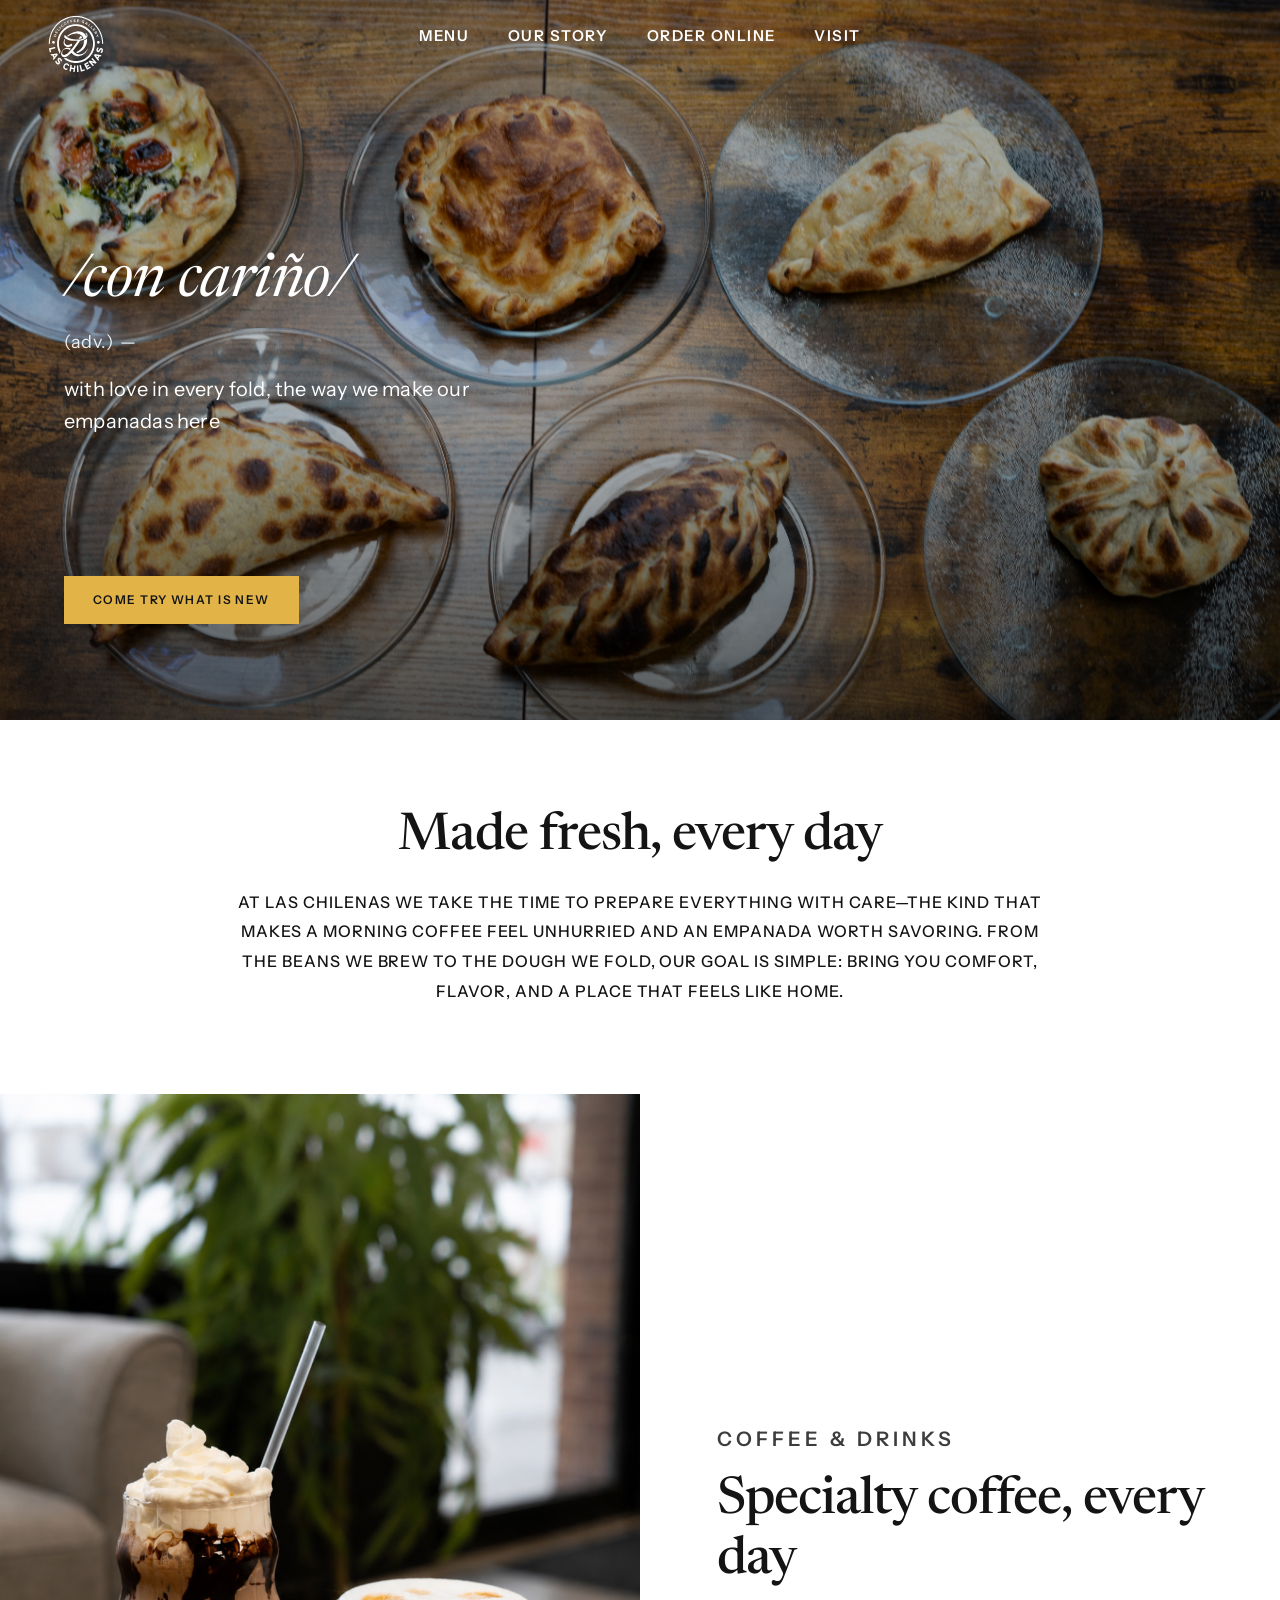
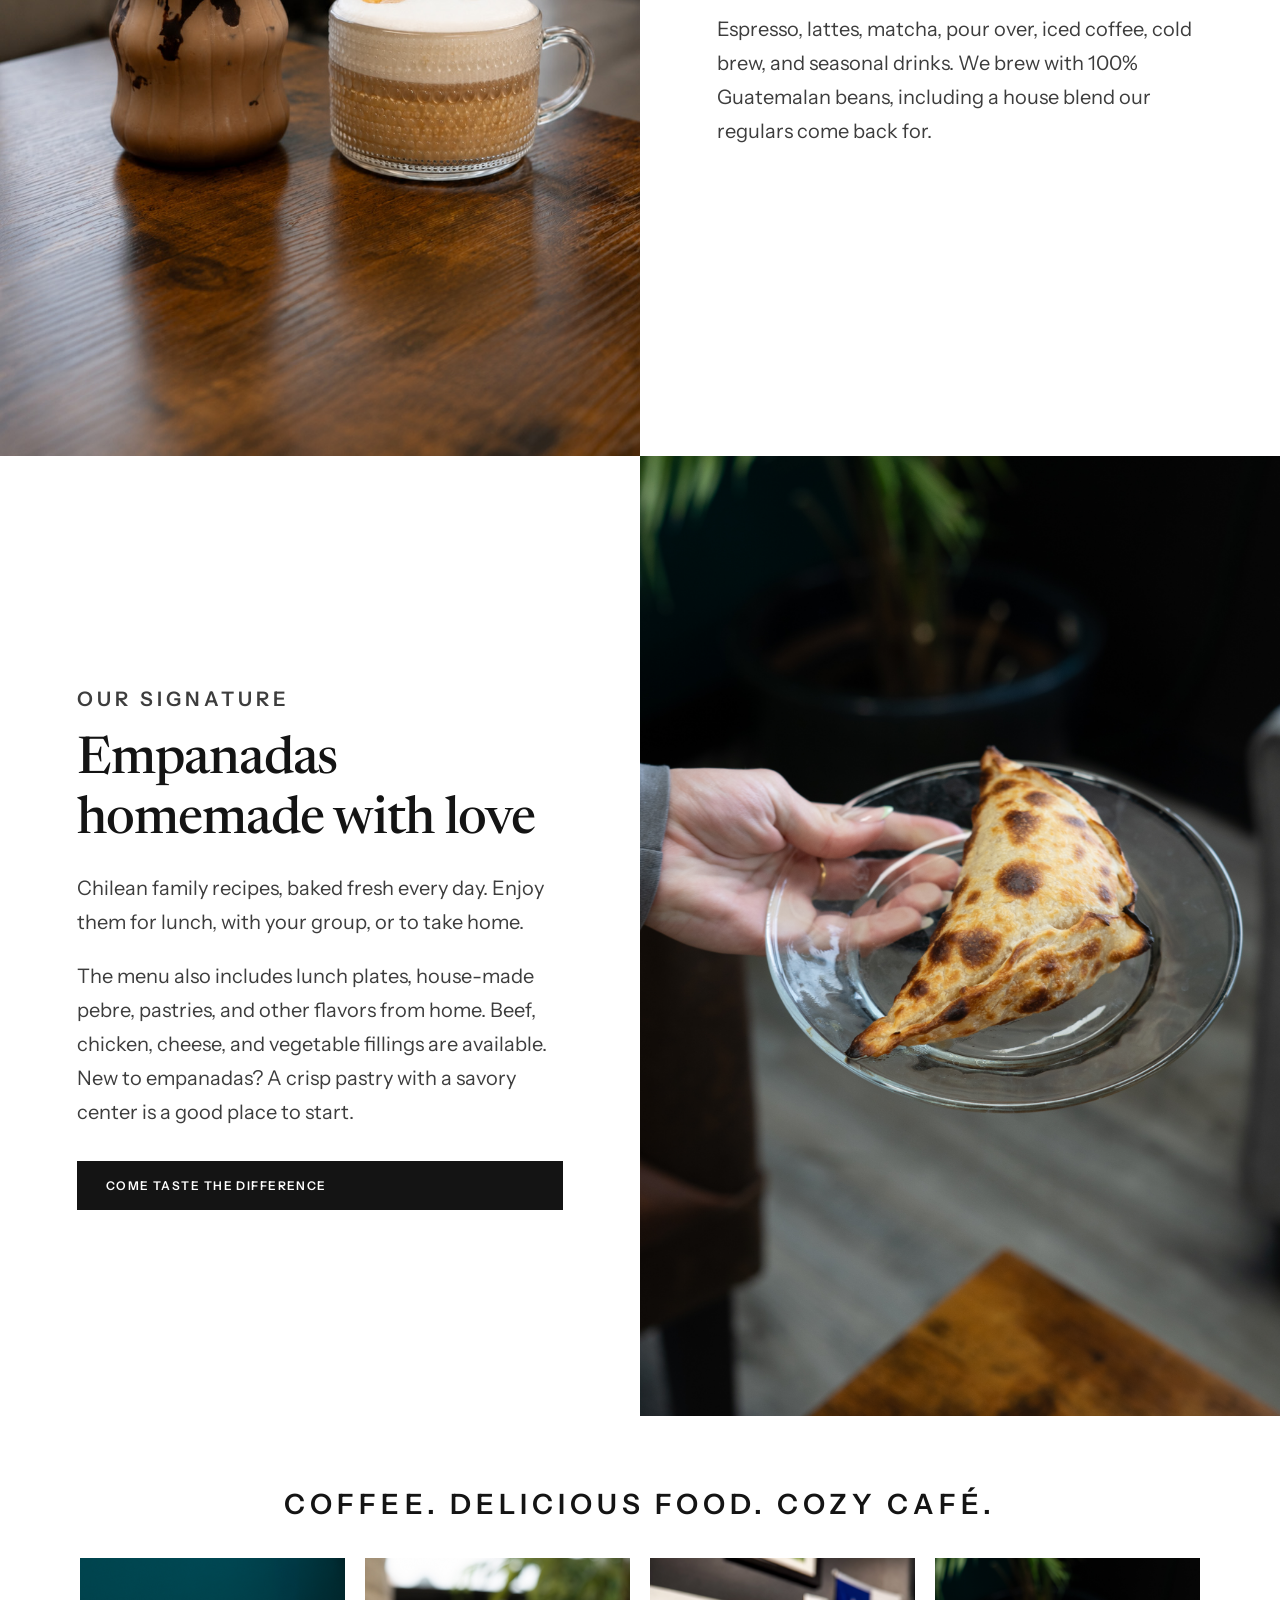
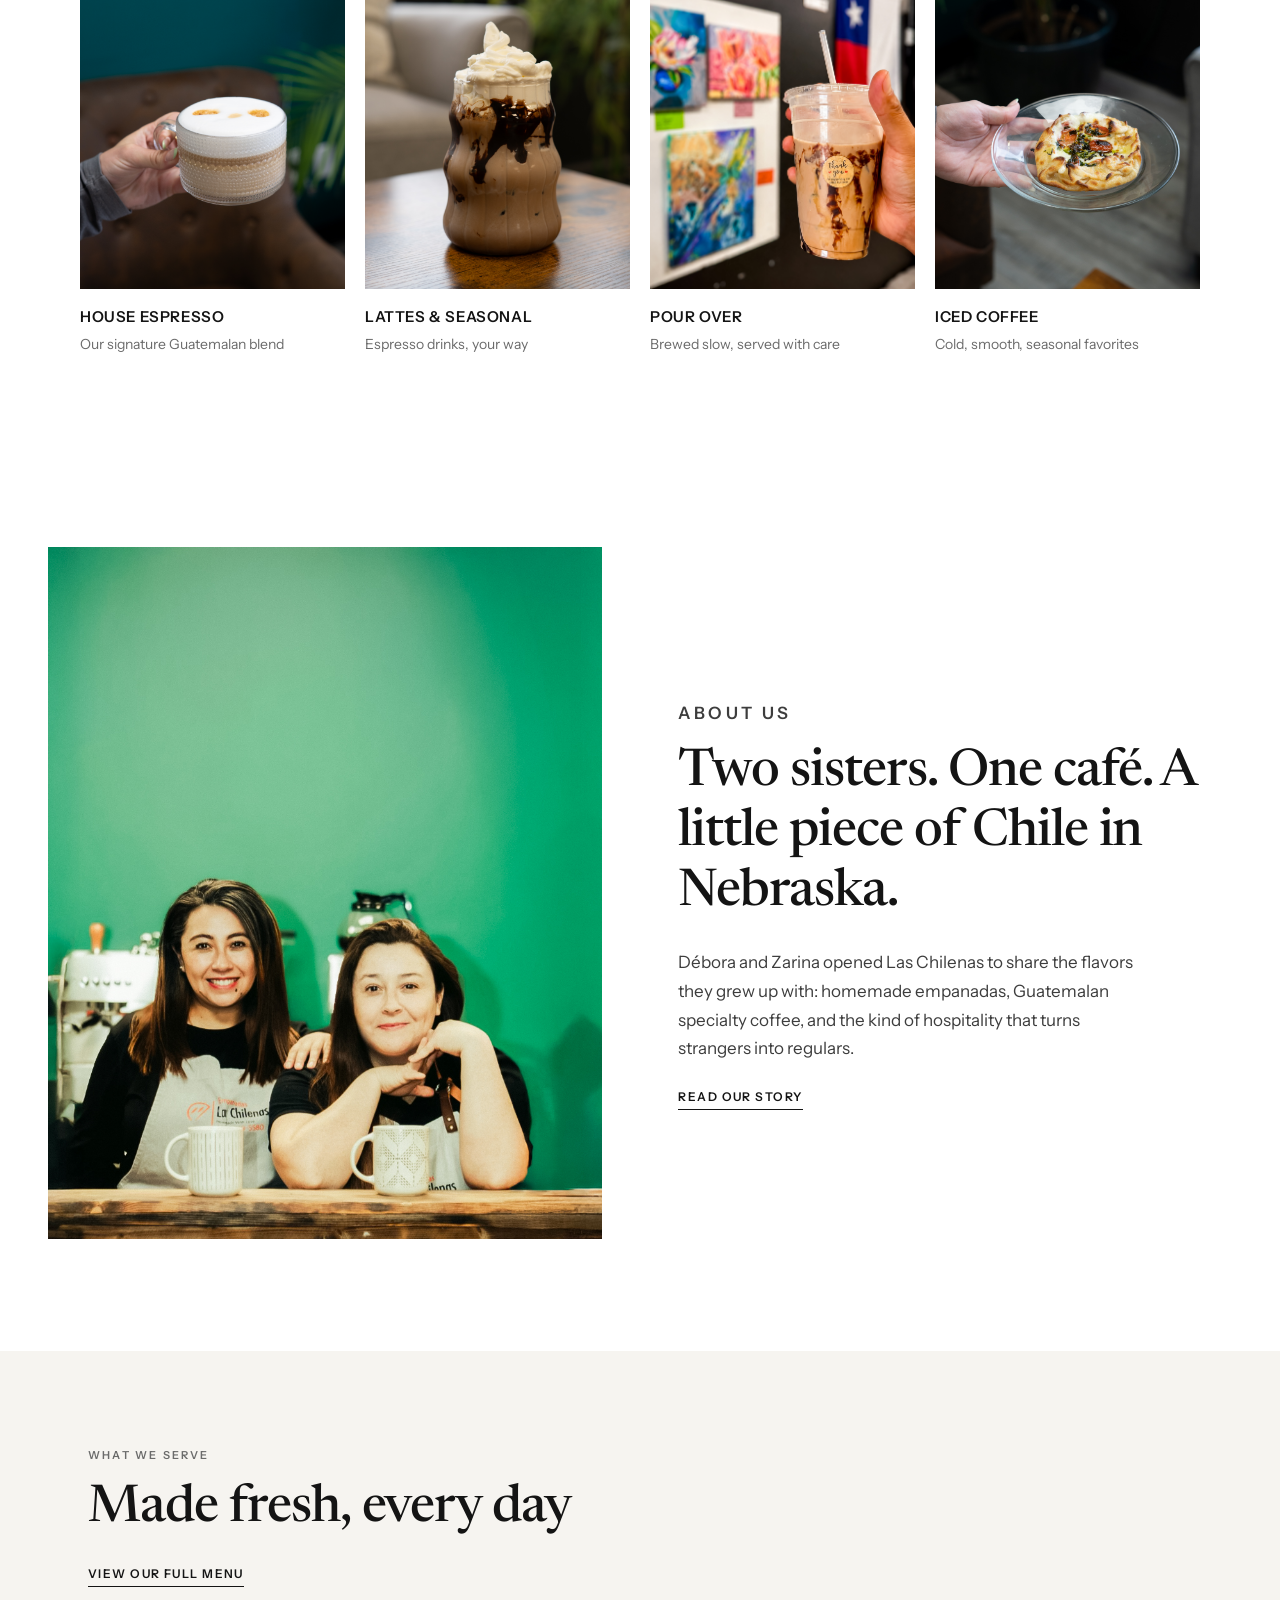
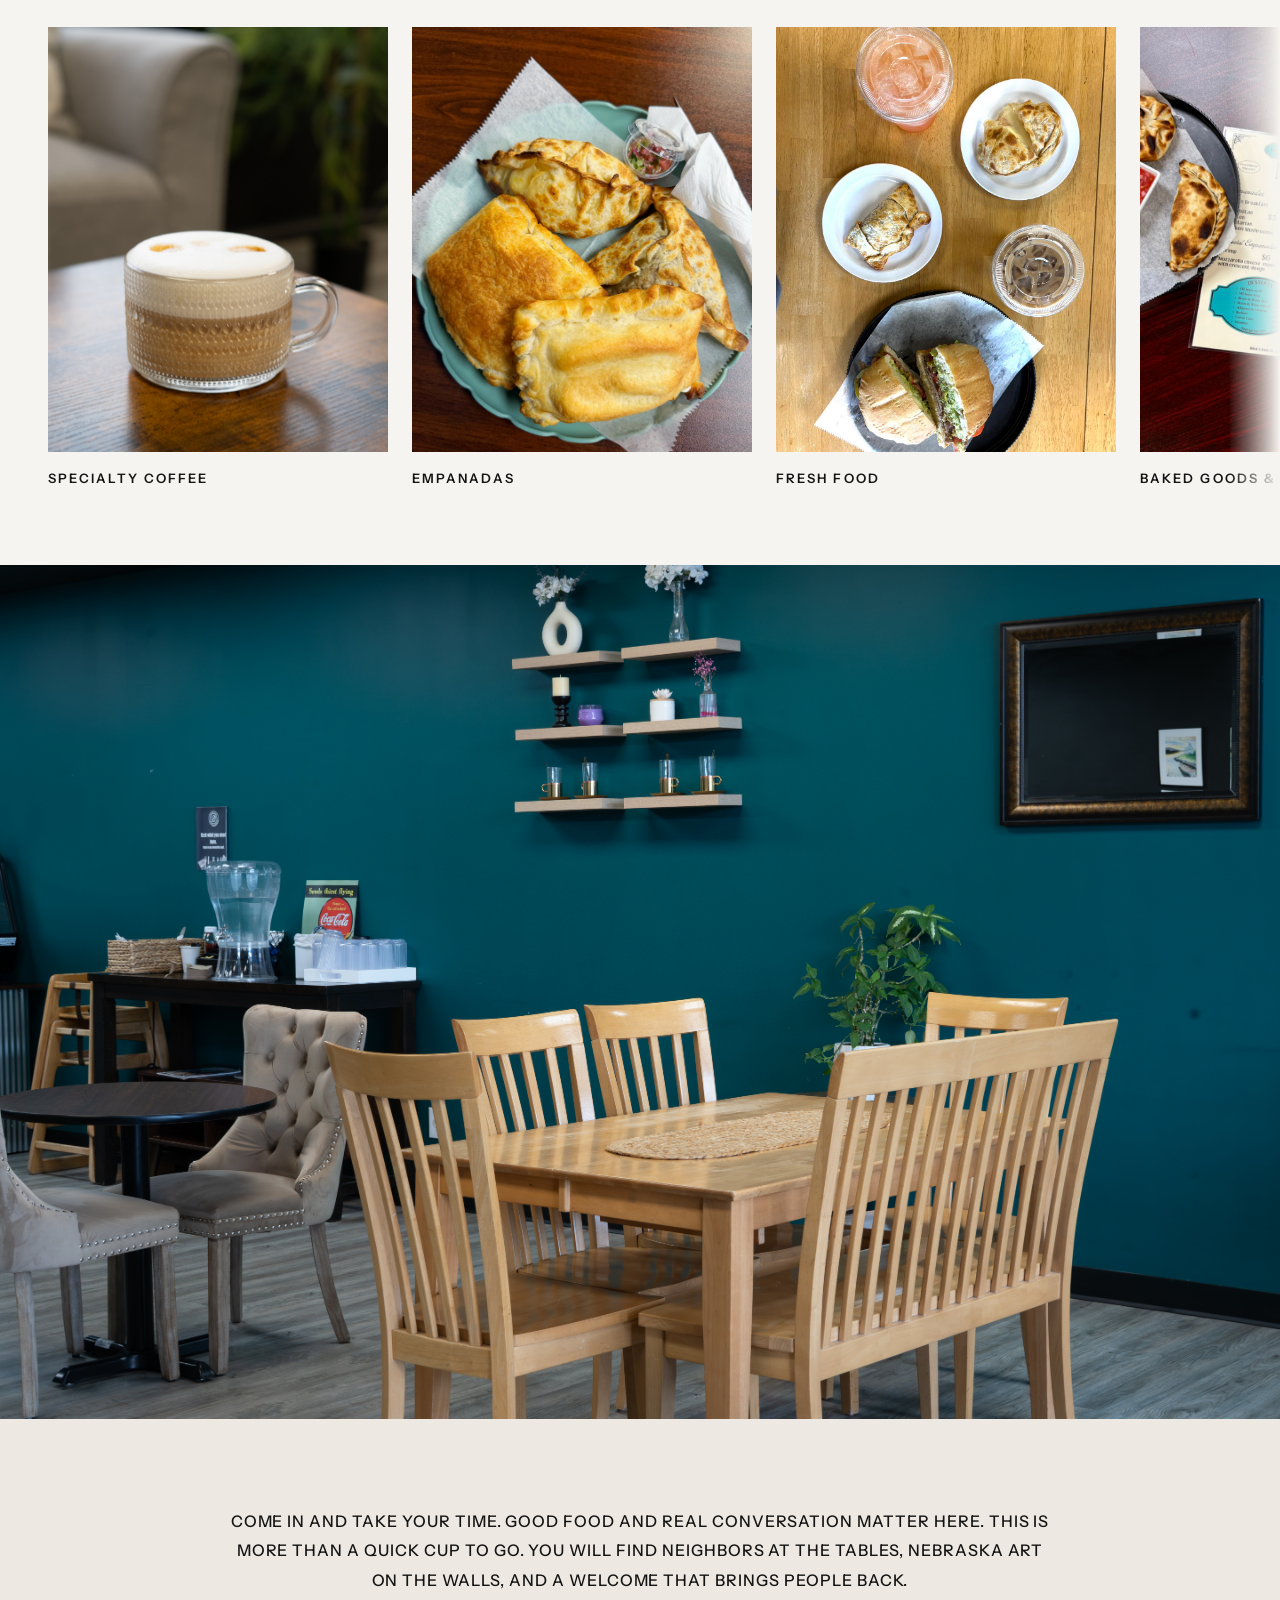
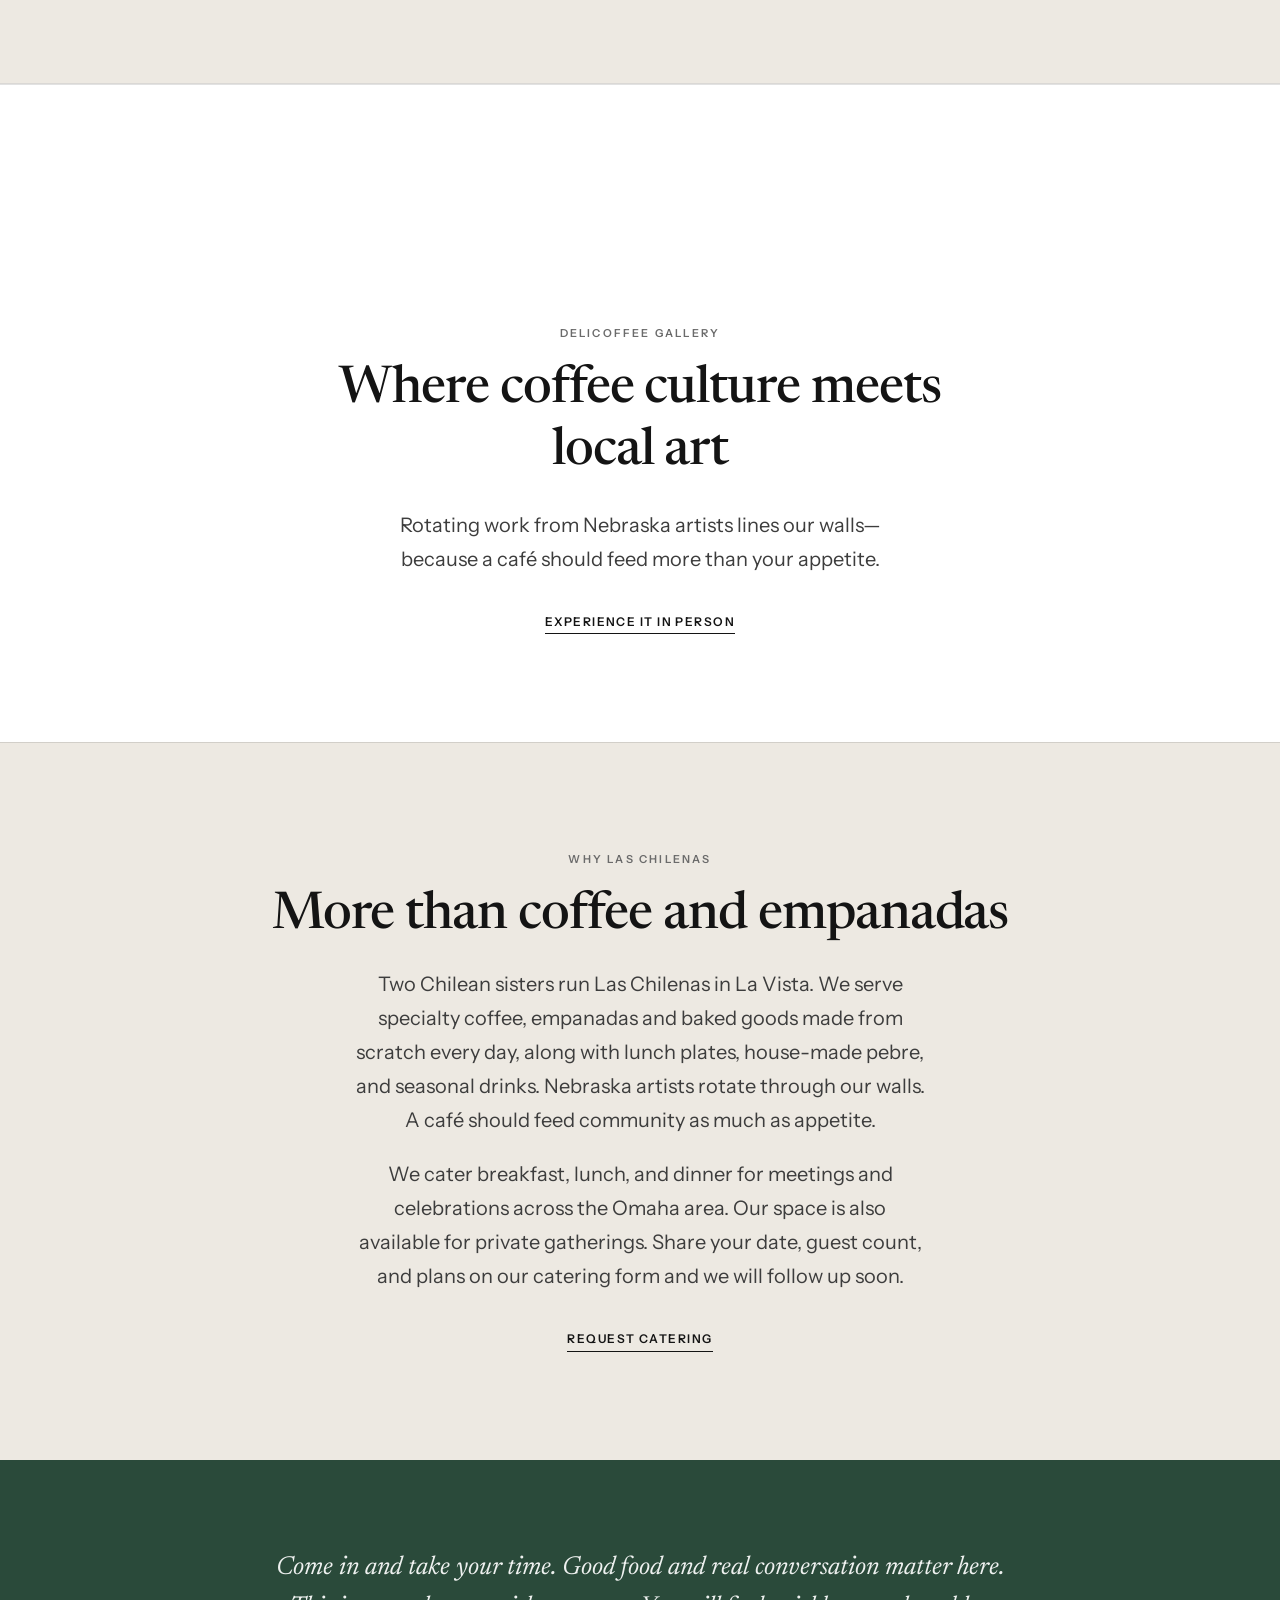
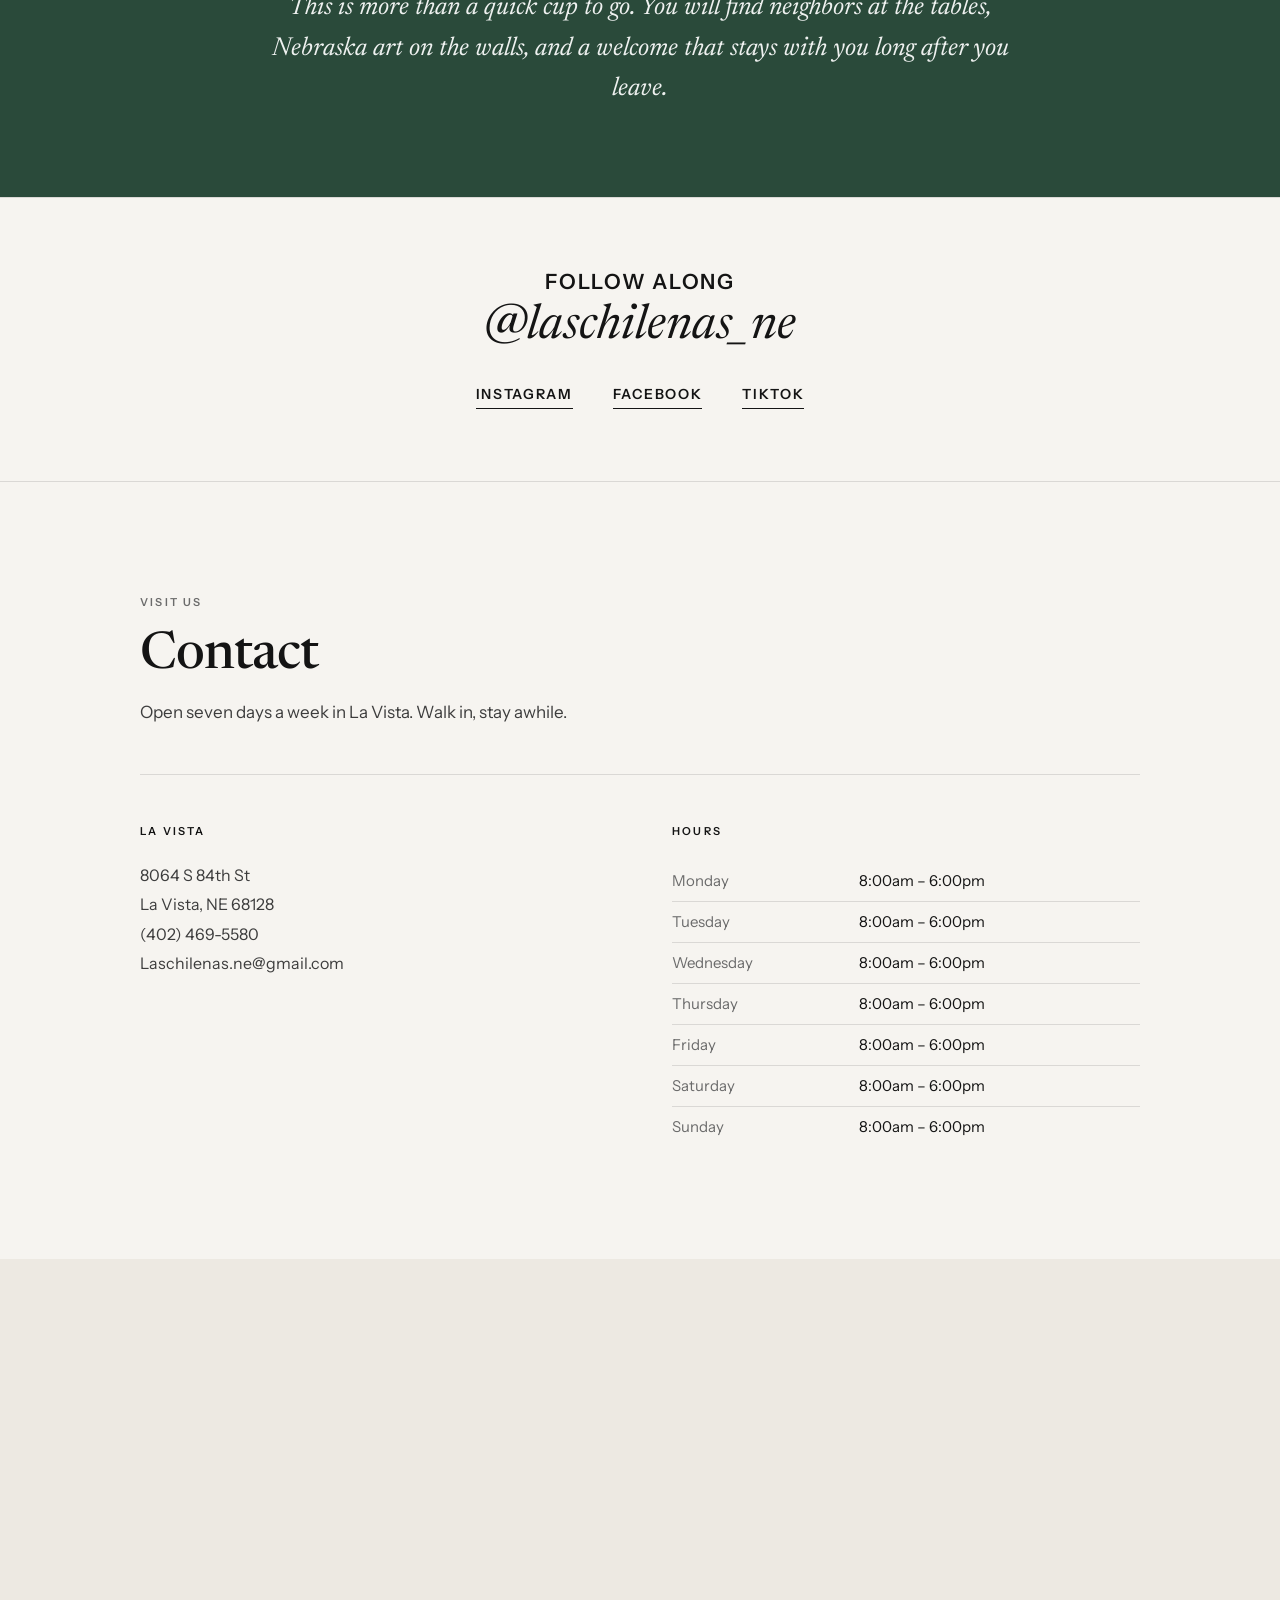
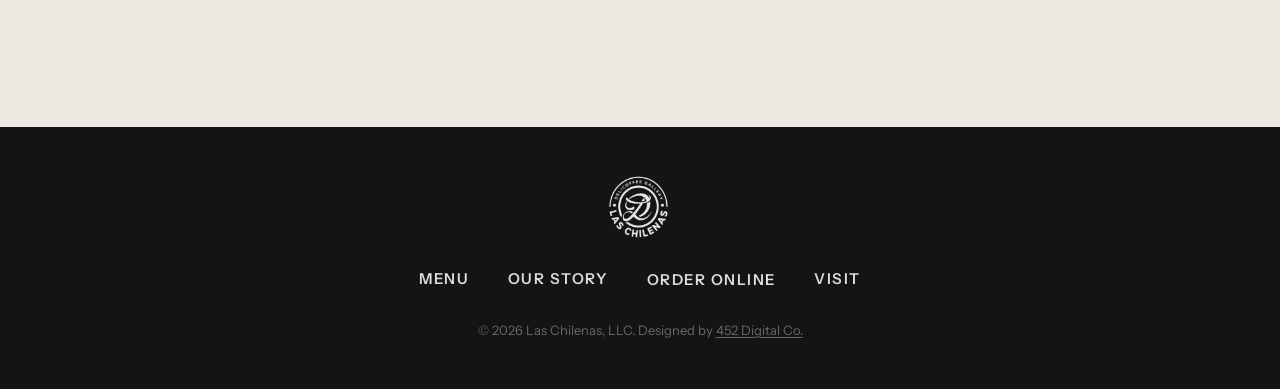
<file: index.html>
<!DOCTYPE html>
<html lang="en">
<head>
  <meta charset="UTF-8">
  <meta name="viewport" content="width=device-width, initial-scale=1.0">
  <title>Las Chilenas | Specialty Coffee and Homemade Empanadas in La Vista, Nebraska</title>
  <meta name="description" content="Las Chilenas is a Chilean owned coffee shop in La Vista, Nebraska. Enjoy Guatemalan specialty coffee, homemade empanadas, fresh food, and local art in a welcoming neighborhood café.">
  <meta name="keywords" content="Las Chilenas, coffee shop La Vista Nebraska, empanadas Omaha, Chilean café, specialty coffee Nebraska, Guatemalan coffee">
  <link rel="canonical" href="https://www.laschilenas.com/">

  <meta property="og:type" content="website">
  <meta property="og:title" content="Las Chilenas | Coffee, Empanadas and More">
  <meta property="og:description" content="Two Chilean sisters serving specialty coffee, homemade empanadas, and warm hospitality in La Vista, Nebraska.">
  <meta property="og:url" content="https://www.laschilenas.com/">
  <meta property="og:locale" content="en_US">

  <link rel="preconnect" href="https://fonts.googleapis.com">
  <link rel="preconnect" href="https://fonts.gstatic.com" crossorigin>
  <link href="https://fonts.googleapis.com/css2?family=Newsreader:ital,opsz,wght@0,6..72,400;0,6..72,500;0,6..72,600;1,6..72,400&family=Instrument+Sans:wght@400;500;600;700&display=swap" rel="stylesheet">

  <link rel="stylesheet" href="css/styles.css">
  <link rel="icon" href="images/logo-las-chilenas-vector.svg" type="image/svg+xml" sizes="any">

  <script type="application/ld+json">
  {
    "@context": "https://schema.org",
    "@type": "CoffeeShop",
    "name": "Las Chilenas",
    "alternateName": "Las Chilenas Delicoffee Gallery",
    "description": "Chilean owned coffee shop serving specialty Guatemalan coffee, homemade empanadas, fresh food, and local art in La Vista, Nebraska.",
    "url": "https://www.laschilenas.com/",
    "telephone": "+1-402-469-5580",
    "email": "Laschilenas.ne@gmail.com",
    "address": {
      "@type": "PostalAddress",
      "streetAddress": "8064 S 84th St",
      "addressLocality": "La Vista",
      "addressRegion": "NE",
      "postalCode": "68128",
      "addressCountry": "US"
    },
    "geo": {
      "@type": "GeoCoordinates",
      "latitude": 41.183,
      "longitude": -96.067
    },
    "openingHoursSpecification": {
      "@type": "OpeningHoursSpecification",
      "dayOfWeek": ["Monday", "Tuesday", "Wednesday", "Thursday", "Friday", "Saturday", "Sunday"],
      "opens": "08:00",
      "closes": "18:00"
    },
    "servesCuisine": ["Chilean", "Coffee", "Bakery"],
    "priceRange": "$$",
    "founder": [
      { "@type": "Person", "name": "Débora" },
      { "@type": "Person", "name": "Zarina" }
    ]
  }
  </script>
</head>
<body>

  <a href="#main" class="skip-link">Skip to main content</a>

  <header class="site-header" id="site-header">
    <div class="header-bar">
      <a href="index.html" class="logo-link" aria-label="Las Chilenas home">
        <img
          src="images/logo-las-chilenas-vector.svg"
          alt="Las Chilenas Delicoffee Gallery"
          class="header-logo-seal"
          width="56"
          height="56"
        >
      </a>

      <button type="button" class="menu-toggle" aria-label="Open menu" aria-expanded="false" aria-controls="main-nav">
        <span class="menu-toggle__bar" aria-hidden="true"></span>
        <span class="menu-toggle__bar" aria-hidden="true"></span>
        <span class="menu-toggle__bar" aria-hidden="true"></span>
      </button>
    </div>
  </header>

  <div class="nav-backdrop" aria-hidden="true"></div>

  <nav id="main-nav" class="main-nav" aria-label="Main navigation">
    <a href="menu.html">Menu</a>
    <a href="about.html">Our Story</a>
    <div class="nav-dropdown">
      <button type="button" class="nav-dropdown__trigger" aria-expanded="false" aria-haspopup="true">Order Online</button>
      <ul class="nav-dropdown__menu" role="menu">
        <li role="none"><a href="https://www.doordash.com/store/36217389?utm_source=mx_share" role="menuitem" target="_blank" rel="noopener noreferrer">DoorDash</a></li>
        <li role="none"><a href="https://www.ubereats.com/store/las-chilenas-la-vista/IOowGbUzXh-drGN0BZdOHw?diningMode=DELIVERY&amp;surfaceName=" role="menuitem" target="_blank" rel="noopener noreferrer">Uber Eats</a></li>
        <li role="none"><a href="https://order.toasttab.com/online/las-chilenas-llc-8064-south-84th-street" role="menuitem" target="_blank" rel="noopener noreferrer">Pick up in store</a></li>
      </ul>
    </div>
    <a href="visit-us.html">Visit</a>
  </nav>

  <main id="main">

    <section class="hero" aria-labelledby="hero-heading">
      <div class="hero-media" data-hero-slideshow>
        <div class="hero-slideshow">
          <img
            class="hero-slide is-active"
            src="images/savory-empanadas-in-omaha-best-food-la-vista.jpg"
            alt="Savory empanadas at Las Chilenas in La Vista"
            width="1920"
            height="1080"
            fetchpriority="high"
          >
          <img
            class="hero-slide"
            src="images/cafeteria-las-chilenas-coffee-shop-omaha.jpg"
            alt="Cozy interior of Las Chilenas coffee shop in La Vista, Nebraska"
            width="1920"
            height="1080"
            loading="lazy"
          >
          <img
            class="hero-slide hero-slide--summer"
            src="images/las-chilenas-summer-refreshners.jpg"
            alt="Seasonal summer refreshers at Las Chilenas"
            width="1920"
            height="1080"
            loading="lazy"
          >
        </div>
      </div>
      <div class="hero-panel">
        <div class="hero-definitions">
          <p class="hero-definition hero-definition--dictionary is-active" data-hero-caption>
            <span class="hero-definition-term">/con cariño/</span>
            <span class="hero-definition-type">(adv.)</span>
            <span class="hero-definition-dash">—</span>
            <span class="hero-definition-meaning">with love in every fold, the way we make our empanadas here</span>
          </p>
          <div class="hero-definition hero-definition--spotlight" data-hero-caption>
            <p class="menu-seasonal-hero__badge">Your space</p>
            <h2 class="menu-seasonal-hero__title">Your cozy corner</h2>
            <p class="menu-seasonal-hero__copy">
              Free Wi-Fi, specialty coffee, and a calm café atmosphere made for studying, catching up, or unplugging. Our space is also available to rent for small gatherings.
            </p>
            <ul class="menu-seasonal-hero__tags">
              <li>Free Wi-Fi</li>
              <li>Study-friendly</li>
            </ul>
          </div>
          <div class="hero-definition hero-definition--spotlight hero-definition--spotlight-summer" data-hero-caption>
            <p class="menu-seasonal-hero__badge">Now pouring</p>
            <h2 class="menu-seasonal-hero__title">Summer Sips</h2>
            <p class="menu-seasonal-hero__copy">
              Fresh summer drinks, bright flavors, and seasonal favorites available for a limited time.
            </p>
            <ul class="menu-seasonal-hero__tags">
              <li>Seasonal refreshers</li>
              <li>Limited time</li>
            </ul>
          </div>
        </div>
        <a href="visit-us.html" class="btn btn-dark hero-spotlight__cta">Come try what is new</a>
        <h1 id="hero-heading" class="visually-hidden">Las Chilenas — Coffee, Empanadas, and Community</h1>
      </div>
    </section>

    <section class="manifesto manifesto--lead" aria-label="Our philosophy">
      <div class="manifesto-copy">
        <h2 class="manifesto-lead__title">Made fresh, every day</h2>
        <p>
          At Las Chilenas we take the time to prepare everything with care—the kind that makes a morning coffee feel unhurried and an empanada worth savoring. From the beans we brew to the dough we fold, our goal is simple: bring you comfort, flavor, and a place that feels like home.
        </p>
      </div>
    </section>

    <section class="feature-split" aria-labelledby="coffee-heading">
      <div class="feature-split-media">
        <img
          src="images/two-coffees-las-chilenas.jpg"
          alt="Two specialty coffees at Las Chilenas"
          width="1200"
          height="1400"
          loading="lazy"
        >
      </div>
      <div class="feature-split-copy">
        <p class="eyebrow">Coffee &amp; Drinks</p>
        <h2 id="coffee-heading">Specialty coffee, every day</h2>
        <p>
          Espresso, lattes, matcha, pour over, iced coffee, cold brew, and seasonal drinks. We brew with 100% Guatemalan beans, including a house blend our regulars come back for.
        </p>
      </div>
    </section>

    <section class="feature-split reverse" aria-labelledby="empanada-heading">
      <div class="feature-split-media">
        <img
          src="images/empanadas-las-chilenas-2.jpg"
          alt="Homemade empanadas at Las Chilenas"
          width="1200"
          height="1400"
          loading="lazy"
        >
      </div>
      <div class="feature-split-copy">
        <p class="eyebrow">Our Signature</p>
        <h2 id="empanada-heading">Empanadas homemade with love</h2>
        <p>
          Chilean family recipes, baked fresh every day. Enjoy them for lunch, with your group, or to take home.
        </p>
        <p class="feature-split-detail">
          The menu also includes lunch plates, house-made pebre, pastries, and other flavors from home. Beef, chicken, cheese, and vegetable fillings are available. New to empanadas? A crisp pastry with a savory center is a good place to start.
        </p>
        <a href="visit-us.html" class="btn btn-dark">Come taste the difference</a>
      </div>
    </section>

    <section class="collection-section" aria-labelledby="collection-coffee-title">
      <div class="collection-section__inner">
        <header class="section-header">
          <h2 id="collection-coffee-title" class="section-header__title">Coffee. Delicious food. Cozy café.</h2>
        </header>
        <div class="grid-overflow-wrapper">
          <div class="collection-grid">
            <article class="collection-card">
              <a href="#visit" class="collection-card__link">
                <div class="collection-card__image">
                  <img
                    src="images/the-best-espresso-omaha.jpg"
                    alt="Specialty espresso at Las Chilenas"
                    width="600"
                    height="750"
                    loading="lazy"
                  >
                </div>
                <h3 class="collection-card__title">House Espresso</h3>
                <p class="collection-card__meta">Our signature Guatemalan blend</p>
              </a>
            </article>
            <article class="collection-card">
              <a href="#visit" class="collection-card__link">
                <div class="collection-card__image">
                  <img
                    src="images/iced-marepoto.jpg"
                    alt="Iced Marepoto at Las Chilenas in La Vista, Nebraska"
                    width="600"
                    height="750"
                    loading="lazy"
                  >
                </div>
                <h3 class="collection-card__title">Lattes &amp; Seasonal</h3>
                <p class="collection-card__meta">Espresso drinks, your way</p>
              </a>
            </article>
            <article class="collection-card">
              <a href="#visit" class="collection-card__link">
                <div class="collection-card__image">
                  <img
                    src="images/local-artwork-gallery-and-coffee.jpg"
                    alt="Pour over coffee at Las Chilenas"
                    width="600"
                    height="750"
                    loading="lazy"
                  >
                </div>
                <h3 class="collection-card__title">Pour Over</h3>
                <p class="collection-card__meta">Brewed slow, served with care</p>
              </a>
            </article>
            <article class="collection-card">
              <a href="#visit" class="collection-card__link">
                <div class="collection-card__image">
                  <img
                    src="images/another-empanada-laschilneas-la-vista.jpg"
                    alt="Homemade empanadas at Las Chilenas in La Vista"
                    width="600"
                    height="750"
                    loading="lazy"
                  >
                </div>
                <h3 class="collection-card__title">Iced Coffee</h3>
                <p class="collection-card__meta">Cold, smooth, seasonal favorites</p>
              </a>
            </article>
          </div>
        </div>
      </div>
    </section>

    <section class="intro" aria-labelledby="intro-heading">
      <div class="intro-grid">
        <div class="intro-visual">
          <img
            src="images/Chilena-2-1.jpg"
            alt="Débora and Zarina at the Las Chilenas counter"
            width="800"
            height="1000"
            loading="lazy"
          >
        </div>
        <div class="intro-copy">
          <p class="eyebrow">About Us</p>
          <h2 id="intro-heading">Two sisters. One café. A little piece of Chile in Nebraska.</h2>
          <p>
            Débora and Zarina opened Las Chilenas to share the flavors they grew up with: homemade empanadas, Guatemalan specialty coffee, and the kind of hospitality that turns strangers into regulars.
          </p>
          <a href="about.html" class="text-link">Read our story</a>
        </div>
      </div>
    </section>

    <section class="menu-scroll" id="menu" aria-labelledby="menu-heading">
      <div class="menu-scroll-header">
        <p class="eyebrow">What We Serve</p>
        <h2 id="menu-heading">Made fresh, every day</h2>
        <a href="menu.html" class="text-link">View our full menu</a>
      </div>
      <div class="auto-marquee auto-marquee--menu" data-auto-marquee>
        <div class="auto-marquee__viewport">
          <div class="auto-marquee__track">
            <div class="auto-marquee__group" role="list" aria-label="Menu highlights">
        <article class="menu-item" id="coffee" role="listitem">
          <a href="menu.html" class="menu-item-link">
            <div class="menu-item-image">
              <img
                src="images/cafe-las-chilenas-la-vista-ne-coffee.jpg"
                alt="Coffee at Las Chilenas in La Vista, Nebraska"
                width="600"
                height="750"
                loading="lazy"
              >
            </div>
            <h3>Specialty Coffee</h3>
          </a>
        </article>
        <article class="menu-item" id="empanadas" role="listitem">
          <a href="menu.html#empanadas" class="menu-item-link">
            <div class="menu-item-image">
              <img
                src="images/best-empanadas-in-omaha-spanish-hot-pockets.jpg"
                alt="Homemade empanadas at Las Chilenas in Omaha"
                width="600"
                height="750"
                loading="lazy"
              >
            </div>
            <h3>Empanadas</h3>
          </a>
        </article>
        <article class="menu-item" role="listitem">
          <a href="menu.html" class="menu-item-link">
            <div class="menu-item-image">
              <img
                src="images/lunch-near-me-papillion.jpg"
                alt="Lunch at Las Chilenas near Papillion and La Vista"
                width="600"
                height="750"
                loading="lazy"
              >
            </div>
            <h3>Fresh Food</h3>
          </a>
        </article>
        <article class="menu-item" id="baked-goods" role="listitem">
          <a href="menu.html" class="menu-item-link">
            <div class="menu-item-image">
              <img
                src="images/laschilenas-ne-desserts.jpg"
                alt="Homemade baked goods and fresh bread at Las Chilenas"
                width="600"
                height="750"
                loading="lazy"
              >
            </div>
            <h3>Baked Goods &amp; Bread</h3>
          </a>
        </article>
        <article class="menu-item" role="listitem">
          <a href="index.html#gallery" class="menu-item-link">
            <div class="menu-item-image">
              <img
                src="images/local-artwork-gallery-and-coffee.jpg"
                alt="Local artwork gallery and coffee at Las Chilenas"
                width="600"
                height="750"
                loading="lazy"
              >
            </div>
            <h3>Delicoffee Gallery</h3>
          </a>
        </article>
            </div>
          </div>
        </div>
      </div>
    </section>

    <section class="manifesto manifesto--light" aria-label="A place to gather">
      <div class="manifesto-media">
        <img
          src="images/coffee-las-chilenas-local-coffee-shop.jpg"
          alt="Las Chilenas local coffee shop in La Vista, Nebraska"
          width="1600"
          height="900"
          loading="lazy"
        >
      </div>
      <div class="manifesto-copy">
        <p>
          Come in and take your time. Good food and real conversation matter here. This is more than a quick cup to go. You will find neighbors at the tables, Nebraska art on the walls, and a welcome that brings people back.
        </p>
      </div>
    </section>

    <article class="about-story" id="about" aria-labelledby="gallery-heading">
      <section class="gallery" id="gallery" aria-labelledby="gallery-heading">
        <img
          src="images/logo-main-2.png"
          alt=""
          class="gallery-seal"
          width="120"
          height="120"
          aria-hidden="true"
        >
        <p class="eyebrow">Delicoffee Gallery</p>
        <h2 id="gallery-heading">Where coffee culture meets local art</h2>
        <p class="gallery-text">
          Rotating work from Nebraska artists lines our walls—because a café should feed more than your appetite.
        </p>
        <a href="#visit" class="text-link">Experience it in person</a>
      </section>

      <section class="about-highlights" aria-labelledby="about-highlights-heading">
        <p class="eyebrow">Why Las Chilenas</p>
        <h2 id="about-highlights-heading">More than coffee and empanadas</h2>
        <p class="about-highlights__text">
          Two Chilean sisters run Las Chilenas in La Vista. We serve specialty coffee, empanadas and baked goods made from scratch every day, along with lunch plates, house-made pebre, and seasonal drinks. Nebraska artists rotate through our walls. A café should feed community as much as appetite.
        </p>
        <p class="about-highlights__text">
          We cater breakfast, lunch, and dinner for meetings and celebrations across the Omaha area. Our space is also available for private gatherings. Share your date, guest count, and plans on our catering form and we will follow up soon.
        </p>
        <a href="visit-us.html#catering" class="text-link">Request catering</a>
      </section>

      <section class="about-page-ritual" aria-label="A place to gather">
        <div class="about-page-ritual__inner">
          <p>
            Come in and take your time. Good food and real conversation matter here. This is more than a quick cup to go. You will find neighbors at the tables, Nebraska art on the walls, and a welcome that stays with you long after you leave.
          </p>
        </div>
      </section>
    </article>

    <section class="social-strip" aria-labelledby="social-heading">
      <h2 id="social-heading">Follow along <span class="social-handle">@laschilenas_ne</span></h2>
      <div class="social-links">
        <a href="https://www.instagram.com/laschilenas_ne/" target="_blank" rel="noopener noreferrer">Instagram</a>
        <a href="https://www.facebook.com/laschilenasne" target="_blank" rel="noopener noreferrer">Facebook</a>
        <a href="https://www.tiktok.com/@laschilenas_ne" target="_blank" rel="noopener noreferrer">TikTok</a>
      </div>
    </section>

    <section class="visit" id="visit" aria-labelledby="visit-heading">
      <div class="visit-inner">
        <div class="visit-intro">
          <p class="eyebrow">Visit Us</p>
          <h2 id="visit-heading">Contact</h2>
          <p class="visit-lead">Open seven days a week in La Vista. Walk in, stay awhile.</p>
        </div>

        <div class="visit-layout">
          <div class="location-block">
            <h3>La Vista</h3>
            <p>
              <a href="https://maps.google.com/?q=8064+S+84th+St+La+Vista+NE+68128" target="_blank" rel="noopener noreferrer">
                8064 S 84th St<br>
                La Vista, NE 68128
              </a>
            </p>
            <p>
              <a href="tel:+14024695580">(402) 469-5580</a><br>
              <a href="mailto:Laschilenas.ne@gmail.com">Laschilenas.ne@gmail.com</a>
            </p>
          </div>

          <div class="hours-block">
            <h3>Hours</h3>
            <table class="hours-table">
              <tbody>
                <tr><th scope="row">Monday</th><td>8:00am – 6:00pm</td></tr>
                <tr><th scope="row">Tuesday</th><td>8:00am – 6:00pm</td></tr>
                <tr><th scope="row">Wednesday</th><td>8:00am – 6:00pm</td></tr>
                <tr><th scope="row">Thursday</th><td>8:00am – 6:00pm</td></tr>
                <tr><th scope="row">Friday</th><td>8:00am – 6:00pm</td></tr>
                <tr><th scope="row">Saturday</th><td>8:00am – 6:00pm</td></tr>
                <tr><th scope="row">Sunday</th><td>8:00am – 6:00pm</td></tr>
              </tbody>
            </table>
          </div>
        </div>
      </div>
    </section>

    <section class="map-section" aria-label="Map to Las Chilenas">
      <iframe
        src="https://www.google.com/maps/embed?pb=!1m18!1m12!1m3!1d3003.0577635278178!2d-96.04564710000001!3d41.176907299999996!2m3!1f0!2f0!3f0!3m2!1i1024!2i768!4f13.1!3m3!1m2!1s0x87938bda16a2f359%3A0xf21f3c4ce5357ab8!2sCoffee%20Bakery%20%22Las%20Chilenas%22%20Chilean%20Empanadas%20%26%20Specialty%20Coffee!5e0!3m2!1sen!2sus!4v1780367931080!5m2!1sen!2sus"
        allowfullscreen=""
        loading="lazy"
        referrerpolicy="no-referrer-when-downgrade"
        title="Las Chilenas on Google Maps"
      ></iframe>
    </section>

  </main>

  <footer class="site-footer">
    <div class="footer-inner">
      <img
        src="images/logo-main-2.png"
        alt="Las Chilenas"
        class="footer-logo-seal"
        width="64"
        height="64"
      >
      <nav class="footer-nav" aria-label="Footer navigation">
        <a href="menu.html">Menu</a>
        <a href="about.html">Our Story</a>
        <div class="nav-dropdown">
          <button type="button" class="nav-dropdown__trigger" aria-expanded="false" aria-haspopup="true">Order Online</button>
          <ul class="nav-dropdown__menu" role="menu">
            <li role="none"><a href="https://www.doordash.com/store/36217389?utm_source=mx_share" role="menuitem" target="_blank" rel="noopener noreferrer">DoorDash</a></li>
            <li role="none"><a href="https://www.ubereats.com/store/las-chilenas-la-vista/IOowGbUzXh-drGN0BZdOHw?diningMode=DELIVERY&amp;surfaceName=" role="menuitem" target="_blank" rel="noopener noreferrer">Uber Eats</a></li>
            <li role="none"><a href="https://order.toasttab.com/online/las-chilenas-llc-8064-south-84th-street" role="menuitem" target="_blank" rel="noopener noreferrer">Pick up in store</a></li>
          </ul>
        </div>
        <a href="visit-us.html">Visit</a>
      </nav>
      <p class="footer-copy">&copy; 2026 Las Chilenas, LLC. Designed by <a href="https://452digitalco.com" target="_blank" rel="noopener noreferrer">452 Digital Co.</a></p>
    </div>
  </footer>

  <script>
    const header = document.getElementById('site-header');
    const toggle = document.querySelector('.menu-toggle');
    const nav = document.querySelector('.main-nav');
    const navBackdrop = document.querySelector('.nav-backdrop');

    const onScroll = () => {
      header.classList.toggle('is-scrolled', window.scrollY > 60);
    };
    window.addEventListener('scroll', onScroll, { passive: true });
    onScroll();

    const closeNav = () => {
      nav?.classList.remove('open');
      toggle?.setAttribute('aria-expanded', 'false');
      toggle?.setAttribute('aria-label', 'Open menu');
      document.body.classList.remove('nav-open');
      navBackdrop?.setAttribute('aria-hidden', 'true');
    };

    const openNav = () => {
      nav?.classList.add('open');
      toggle?.setAttribute('aria-expanded', 'true');
      toggle?.setAttribute('aria-label', 'Close menu');
      document.body.classList.add('nav-open');
      navBackdrop?.setAttribute('aria-hidden', 'false');
    };

    toggle?.addEventListener('click', () => {
      if (nav?.classList.contains('open')) {
        closeNav();
      } else {
        openNav();
      }
    });

    navBackdrop?.addEventListener('click', closeNav);

    nav?.querySelectorAll('a').forEach(link => {
      link.addEventListener('click', closeNav);
    });

    document.querySelectorAll('.nav-dropdown').forEach((dropdown) => {
      const trigger = dropdown.querySelector('.nav-dropdown__trigger');
      trigger?.addEventListener('click', (e) => {
        e.stopPropagation();
        const open = dropdown.classList.toggle('is-open');
        trigger.setAttribute('aria-expanded', String(open));
      });
    });

    document.addEventListener('click', (e) => {
      if (e.target.closest('.nav-dropdown')) return;
      document.querySelectorAll('.nav-dropdown').forEach((dropdown) => {
        dropdown.classList.remove('is-open');
        dropdown.querySelector('.nav-dropdown__trigger')?.setAttribute('aria-expanded', 'false');
      });
    });

    const reducedMotion = window.matchMedia('(prefers-reduced-motion: reduce)');

    const heroSlideshow = document.querySelector('[data-hero-slideshow]');
    const heroSlides = heroSlideshow?.querySelectorAll('.hero-slide');
    const heroCaptions = document.querySelectorAll('[data-hero-caption]');
    let heroIndex = 0;
    let heroTimer = null;

    const setHeroSlide = (index) => {
      if (!heroSlides?.length) return;
      heroSlides.forEach((slide, i) => {
        slide.classList.toggle('is-active', i === index);
      });
      heroCaptions.forEach((caption, i) => {
        caption.classList.toggle('is-active', i === index);
      });
      heroIndex = index;
    };

    const advanceHero = () => {
      if (!heroSlides || heroSlides.length < 2) return;
      setHeroSlide((heroIndex + 1) % heroSlides.length);
    };

    const startHeroSlideshow = () => {
      if (heroTimer) clearInterval(heroTimer);
      if (reducedMotion.matches || !heroSlides || heroSlides.length < 2) return;
      heroTimer = setInterval(advanceHero, 5500);
    };

    startHeroSlideshow();
    reducedMotion.addEventListener('change', startHeroSlideshow);

    const initAutoMarquee = (root) => {
      const track = root.querySelector('.auto-marquee__track');
      const viewport = root.querySelector('.auto-marquee__viewport');
      const group = track?.querySelector('.auto-marquee__group:not([aria-hidden="true"])');
      if (!track || !group || !viewport) return;

      const isReverse = root.hasAttribute('data-auto-marquee-reverse');

      const ensureClones = () => {
        track.querySelectorAll('.auto-marquee__group[aria-hidden="true"]').forEach((el) => el.remove());

        const groupWidth = group.getBoundingClientRect().width;
        if (groupWidth <= 0) return 0;

        const gap = parseFloat(getComputedStyle(track).gap) || 0;
        const viewportWidth = viewport.getBoundingClientRect().width;
        const minGroups = Math.max(
          2,
          Math.ceil((viewportWidth + groupWidth) / (groupWidth + gap))
        );

        while (track.querySelectorAll('.auto-marquee__group').length < minGroups) {
          const clone = group.cloneNode(true);
          clone.setAttribute('aria-hidden', 'true');
          clone.querySelectorAll('[id]').forEach((el) => el.removeAttribute('id'));
          track.appendChild(clone);
        }

        return groupWidth;
      };

      const sync = () => {
        if (reducedMotion.matches) {
          track.classList.remove('is-playing', 'is-reverse');
          track.style.animationDuration = '';
          track.style.removeProperty('--marquee-shift');
          return;
        }

        const groupWidth = ensureClones();
        if (!groupWidth) return;

        const gap = parseFloat(getComputedStyle(track).gap) || 0;
        const shift = groupWidth + gap;

        track.style.setProperty('--marquee-shift', `${shift}px`);
        track.style.animationDuration = `${Math.max(28, shift / 35)}s`;
        track.classList.toggle('is-reverse', isReverse);
        track.classList.remove('is-playing');
        void track.offsetWidth;
        track.classList.add('is-playing');
      };

      sync();
      reducedMotion.addEventListener('change', sync);
      window.addEventListener('resize', sync);

      if (typeof ResizeObserver !== 'undefined') {
        const resizeObserver = new ResizeObserver(sync);
        resizeObserver.observe(group);
        resizeObserver.observe(viewport);
      }

      group.querySelectorAll('img').forEach((img) => {
        if (!img.complete) {
          img.addEventListener('load', sync, { once: true });
        }
      });
    };

    document.querySelectorAll('[data-auto-marquee]').forEach(initAutoMarquee);
  </script>

</body>
</html>
</file>
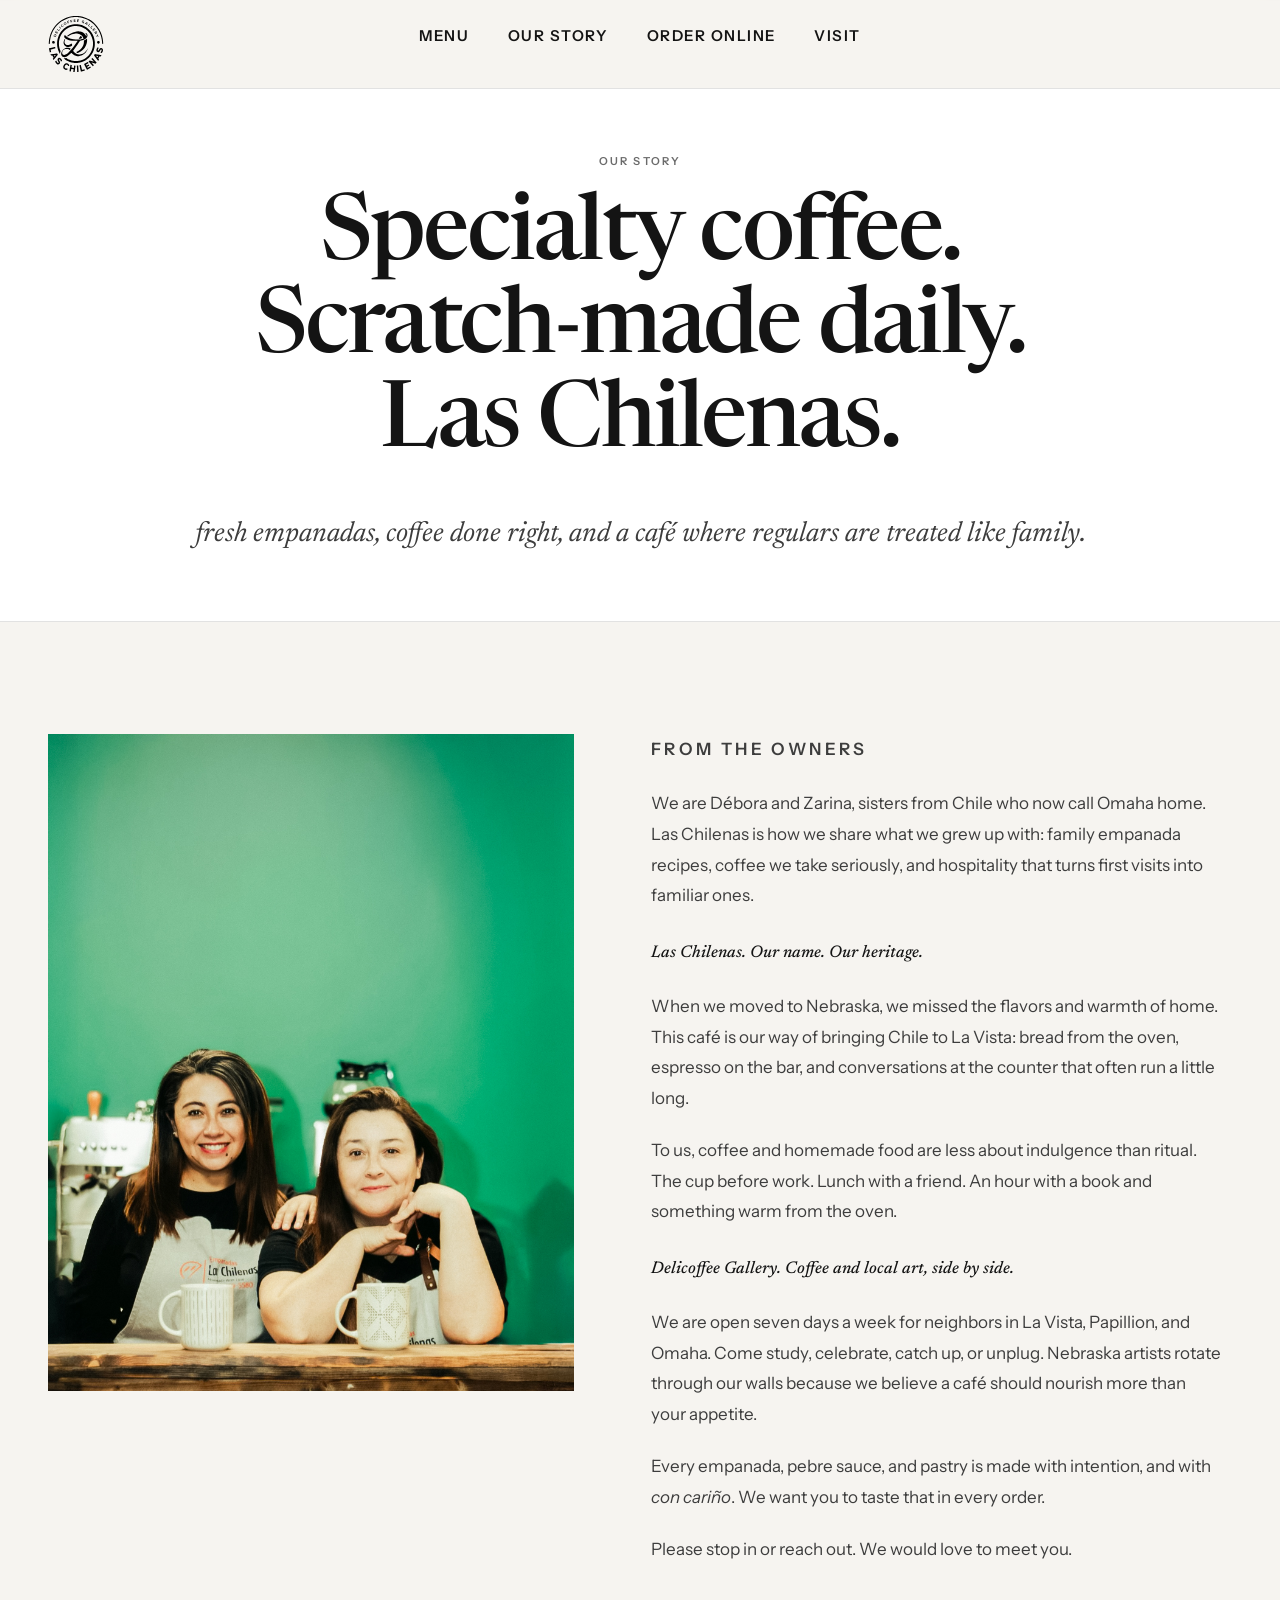
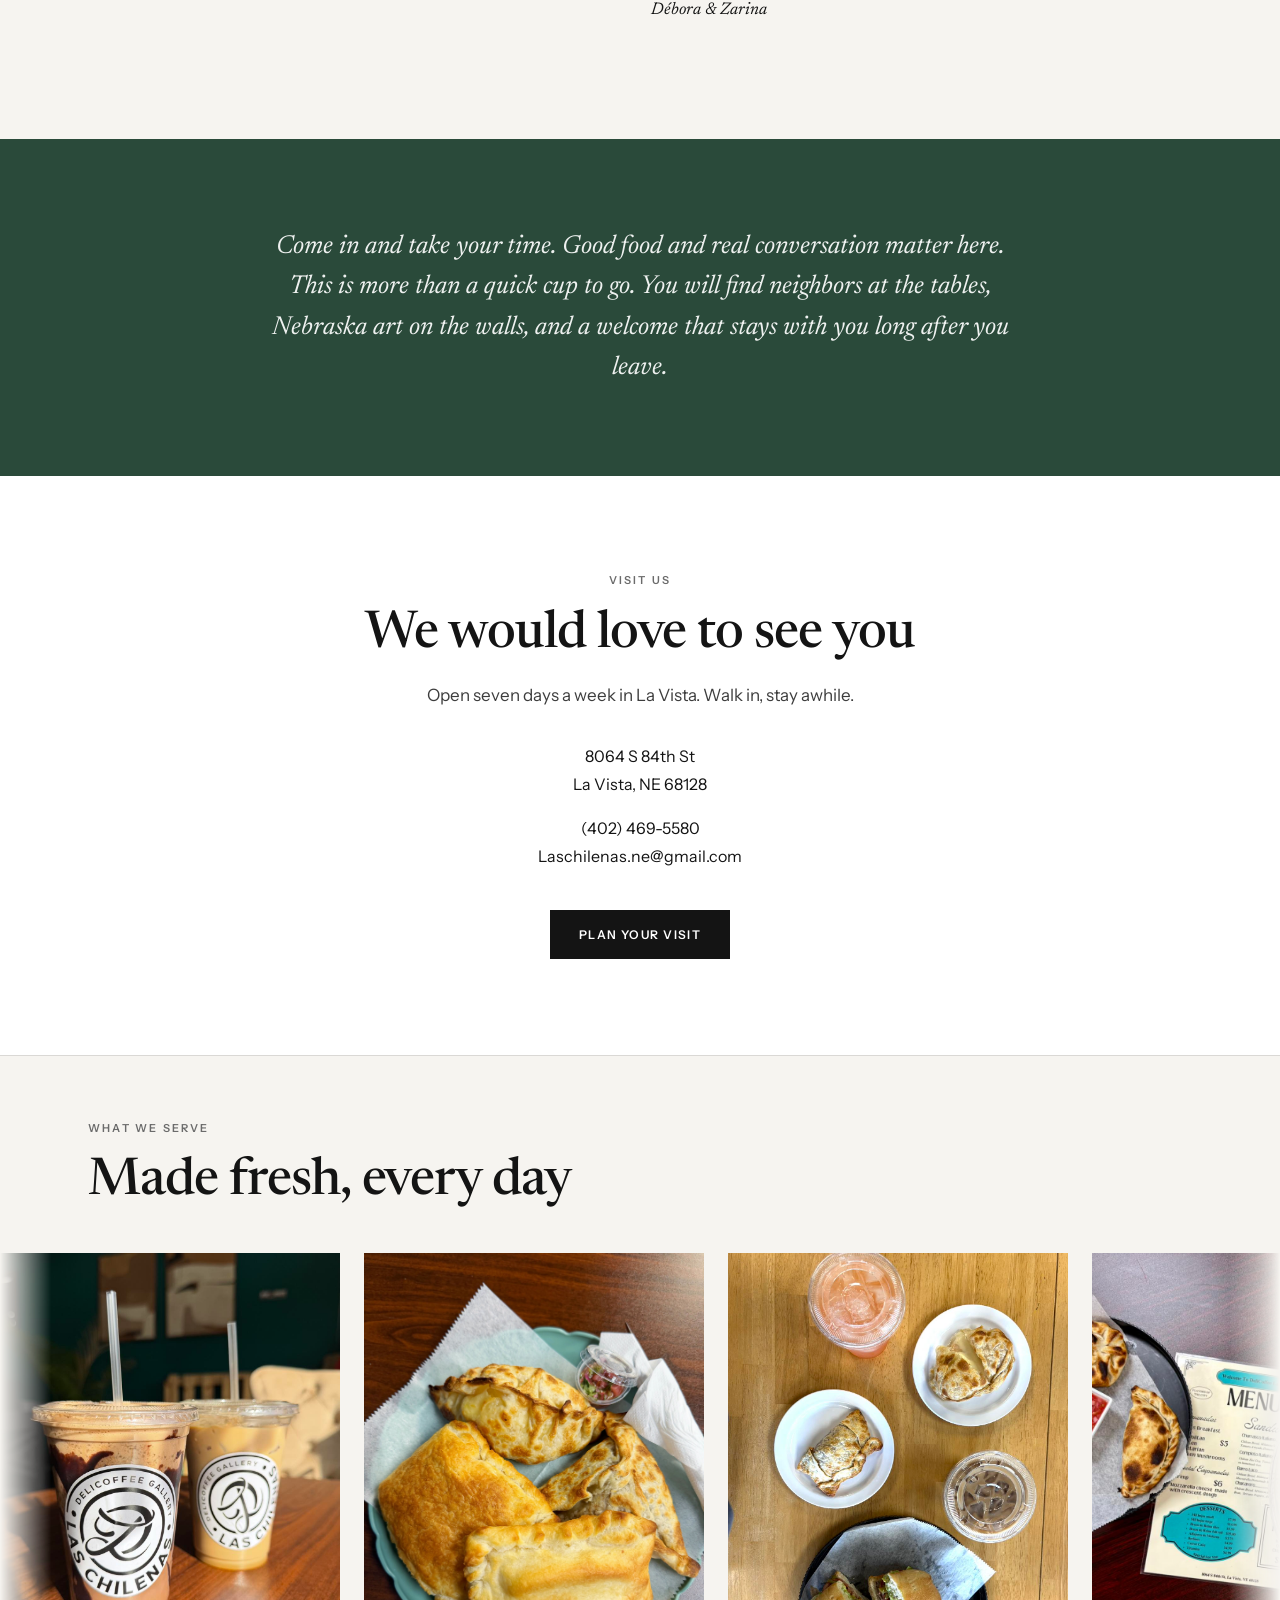
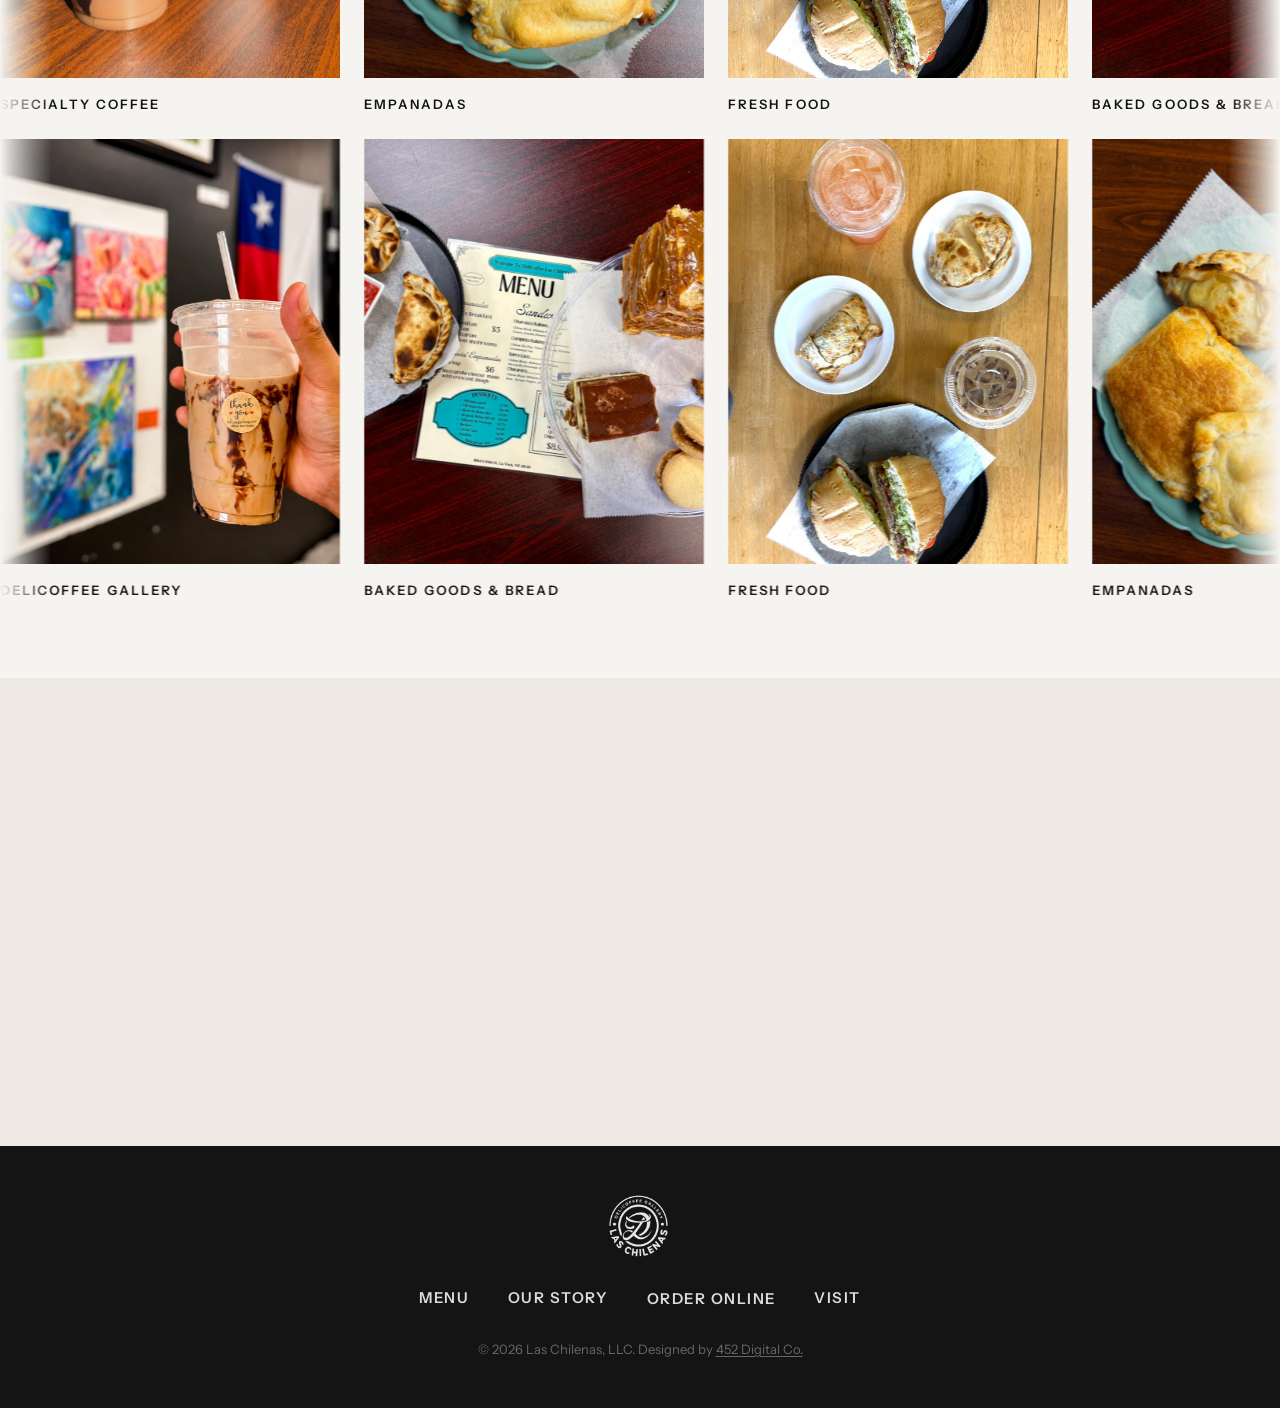
<file: about.html>
<!DOCTYPE html>
<html lang="en">
<head>
  <meta charset="UTF-8">
  <meta name="viewport" content="width=device-width, initial-scale=1.0">
  <title>Our Story | Las Chilenas — Chilean Coffee &amp; Empanadas in La Vista, Nebraska</title>
  <meta name="description" content="Meet Débora and Zarina, the Chilean sisters behind Las Chilenas. Homemade empanadas, Guatemalan specialty coffee, and warm hospitality in La Vista, Nebraska.">
  <link rel="canonical" href="https://www.laschilenas.com/about">

  <meta property="og:type" content="website">
  <meta property="og:title" content="Our Story | Las Chilenas">
  <meta property="og:description" content="Two Chilean sisters sharing the flavors of home in La Vista, Nebraska.">
  <meta property="og:url" content="https://www.laschilenas.com/about">

  <link rel="preconnect" href="https://fonts.googleapis.com">
  <link rel="preconnect" href="https://fonts.gstatic.com" crossorigin>
  <link href="https://fonts.googleapis.com/css2?family=Newsreader:ital,opsz,wght@0,6..72,400;0,6..72,500;0,6..72,600;1,6..72,400&family=Instrument+Sans:wght@400;500;600;700&display=swap" rel="stylesheet">
  <link rel="stylesheet" href="css/styles.css">
  <link rel="icon" href="images/logo-las-chilenas-vector.svg" type="image/svg+xml" sizes="any">
</head>
<body class="page-about">

  <a href="#main" class="skip-link">Skip to main content</a>

  <header class="site-header is-scrolled" id="site-header">
    <div class="header-bar">
      <a href="index.html" class="logo-link" aria-label="Las Chilenas home">
        <img src="images/logo-las-chilenas-vector.svg" alt="Las Chilenas Delicoffee Gallery" class="header-logo-seal" width="56" height="56">
      </a>

      <button type="button" class="menu-toggle" aria-label="Open menu" aria-expanded="false" aria-controls="main-nav">
        <span class="menu-toggle__bar" aria-hidden="true"></span>
        <span class="menu-toggle__bar" aria-hidden="true"></span>
        <span class="menu-toggle__bar" aria-hidden="true"></span>
      </button>
    </div>
  </header>

  <div class="nav-backdrop" aria-hidden="true"></div>

  <nav id="main-nav" class="main-nav" aria-label="Main navigation">
    <a href="menu.html">Menu</a>
    <a href="about.html" aria-current="page">Our Story</a>
    <div class="nav-dropdown">
      <button type="button" class="nav-dropdown__trigger" aria-expanded="false" aria-haspopup="true">Order Online</button>
      <ul class="nav-dropdown__menu" role="menu">
        <li role="none"><a href="https://www.doordash.com/store/36217389?utm_source=mx_share" role="menuitem" target="_blank" rel="noopener noreferrer">DoorDash</a></li>
        <li role="none"><a href="https://www.ubereats.com/store/las-chilenas-la-vista/IOowGbUzXh-drGN0BZdOHw?diningMode=DELIVERY&amp;surfaceName=" role="menuitem" target="_blank" rel="noopener noreferrer">Uber Eats</a></li>
        <li role="none"><a href="https://order.toasttab.com/online/las-chilenas-llc-8064-south-84th-street" role="menuitem" target="_blank" rel="noopener noreferrer">Pick up in store</a></li>
      </ul>
    </div>
    <a href="visit-us.html">Visit</a>
  </nav>

  <main id="main">
    <article class="about-story">
      <header class="about-page-hero">
        <p class="eyebrow">Our Story</p>
        <h1 class="about-page-hero__stack">
          <span>Specialty coffee.</span>
          <span>Scratch-made daily.</span>
          <span>Las Chilenas.</span>
        </h1>
        <p class="about-page-hook">Fresh empanadas, coffee done right, and a café where regulars are treated like family.</p>
      </header>

      <section class="about-page-letter" aria-labelledby="owners-heading">
        <div class="about-page-letter__grid">
          <div class="about-page-letter__visual">
            <img src="images/Chilena-2-1.jpg" alt="Débora and Zarina at the Las Chilenas counter" width="800" height="1000" loading="lazy">
          </div>
          <div class="about-page-letter__copy">
            <p class="eyebrow" id="owners-heading">From the owners</p>
            <p>
              We are Débora and Zarina, sisters from Chile who now call Omaha home. Las Chilenas is how we share what we grew up with: family empanada recipes, coffee we take seriously, and hospitality that turns first visits into familiar ones.
            </p>
            <p class="about-page-aside">Las Chilenas. Our name. Our heritage.</p>
            <p>
              When we moved to Nebraska, we missed the flavors and warmth of home. This café is our way of bringing Chile to La Vista: bread from the oven, espresso on the bar, and conversations at the counter that often run a little long.
            </p>
            <p>
              To us, coffee and homemade food are less about indulgence than ritual. The cup before work. Lunch with a friend. An hour with a book and something warm from the oven.
            </p>
            <p class="about-page-aside">Delicoffee Gallery. Coffee and local art, side by side.</p>
            <p>
              We are open seven days a week for neighbors in La Vista, Papillion, and Omaha. Come study, celebrate, catch up, or unplug. Nebraska artists rotate through our walls because we believe a café should nourish more than your appetite.
            </p>
            <p>
              Every empanada, pebre sauce, and pastry is made with intention, and with <em>con cariño</em>. We want you to taste that in every order.
            </p>
            <p>Please stop in or reach out. We would love to meet you.</p>
            <p class="about-page-signature">Débora &amp; Zarina</p>
          </div>
        </div>
      </section>

      <section class="about-page-ritual" aria-label="A place to gather">
        <div class="about-page-ritual__inner">
          <p>
            Come in and take your time. Good food and real conversation matter here. This is more than a quick cup to go. You will find neighbors at the tables, Nebraska art on the walls, and a welcome that stays with you long after you leave.
          </p>
        </div>
      </section>

      <section class="about-page-visit" aria-labelledby="about-visit-heading">
        <div class="about-page-visit__inner">
          <p class="eyebrow">Visit us</p>
          <h2 id="about-visit-heading">We would love to see you</h2>
          <p class="about-page-visit__lead">Open seven days a week in La Vista. Walk in, stay awhile.</p>
          <address class="about-page-visit__address">
            <a href="https://maps.google.com/?q=8064+S+84th+St+La+Vista+NE+68128" target="_blank" rel="noopener noreferrer">
              8064 S 84th St<br>La Vista, NE 68128
            </a>
          </address>
          <p class="about-page-visit__contact">
            <a href="tel:+14024695580">(402) 469-5580</a><br>
            <a href="mailto:Laschilenas.ne@gmail.com">Laschilenas.ne@gmail.com</a>
          </p>
          <a href="visit-us.html" class="btn btn-dark">Plan your visit</a>
        </div>
      </section>
    </article>

    <section class="menu-scroll menu-scroll--dual" aria-labelledby="about-menu-heading">
      <div class="menu-scroll-header">
        <p class="eyebrow">What We Serve</p>
        <h2 id="about-menu-heading">Made fresh, every day</h2>
      </div>
      <div class="auto-marquee-dual">
        <div class="auto-marquee auto-marquee--menu" data-auto-marquee>
          <div class="auto-marquee__viewport">
            <div class="auto-marquee__track">
              <div class="auto-marquee__group" role="list" aria-label="Menu highlights">
                <article class="menu-item" role="listitem">
                  <a href="index.html#visit" class="menu-item-link">
                    <div class="menu-item-image">
                      <img src="images/best-espresso-in-omaha.jpg" alt="Specialty espresso at Las Chilenas" width="600" height="750" loading="lazy">
                    </div>
                    <h3>Specialty Coffee</h3>
                  </a>
                </article>
                <article class="menu-item" role="listitem">
                  <a href="index.html#visit" class="menu-item-link">
                    <div class="menu-item-image">
                      <img src="images/best-empanadas-in-omaha-spanish-hot-pockets.jpg" alt="Homemade empanadas at Las Chilenas" width="600" height="750" loading="lazy">
                    </div>
                    <h3>Empanadas</h3>
                  </a>
                </article>
                <article class="menu-item" role="listitem">
                  <a href="index.html#visit" class="menu-item-link">
                    <div class="menu-item-image">
                      <img src="images/lunch-near-me-papillion.jpg" alt="Fresh food at Las Chilenas" width="600" height="750" loading="lazy">
                    </div>
                    <h3>Fresh Food</h3>
                  </a>
                </article>
                <article class="menu-item" role="listitem">
                  <a href="index.html#visit" class="menu-item-link">
                    <div class="menu-item-image">
                      <img src="images/laschilenas-ne-desserts.jpg" alt="Baked goods and bread at Las Chilenas" width="600" height="750" loading="lazy">
                    </div>
                    <h3>Baked Goods &amp; Bread</h3>
                  </a>
                </article>
                <article class="menu-item" role="listitem">
                  <a href="index.html#gallery" class="menu-item-link">
                    <div class="menu-item-image">
                      <img src="images/local-artwork-gallery-and-coffee.jpg" alt="Delicoffee Gallery at Las Chilenas" width="600" height="750" loading="lazy">
                    </div>
                    <h3>Delicoffee Gallery</h3>
                  </a>
                </article>
              </div>
            </div>
          </div>
        </div>
        <div class="auto-marquee auto-marquee--menu" data-auto-marquee data-auto-marquee-reverse>
          <div class="auto-marquee__viewport">
            <div class="auto-marquee__track">
              <div class="auto-marquee__group" role="list" aria-label="Menu highlights">
                <article class="menu-item" role="listitem">
                  <a href="index.html#gallery" class="menu-item-link">
                    <div class="menu-item-image">
                      <img src="images/local-artwork-gallery-and-coffee.jpg" alt="Delicoffee Gallery at Las Chilenas" width="600" height="750" loading="lazy">
                    </div>
                    <h3>Delicoffee Gallery</h3>
                  </a>
                </article>
                <article class="menu-item" role="listitem">
                  <a href="index.html#visit" class="menu-item-link">
                    <div class="menu-item-image">
                      <img src="images/laschilenas-ne-desserts.jpg" alt="Baked goods and bread at Las Chilenas" width="600" height="750" loading="lazy">
                    </div>
                    <h3>Baked Goods &amp; Bread</h3>
                  </a>
                </article>
                <article class="menu-item" role="listitem">
                  <a href="index.html#visit" class="menu-item-link">
                    <div class="menu-item-image">
                      <img src="images/lunch-near-me-papillion.jpg" alt="Fresh food at Las Chilenas" width="600" height="750" loading="lazy">
                    </div>
                    <h3>Fresh Food</h3>
                  </a>
                </article>
                <article class="menu-item" role="listitem">
                  <a href="index.html#visit" class="menu-item-link">
                    <div class="menu-item-image">
                      <img src="images/best-empanadas-in-omaha-spanish-hot-pockets.jpg" alt="Homemade empanadas at Las Chilenas" width="600" height="750" loading="lazy">
                    </div>
                    <h3>Empanadas</h3>
                  </a>
                </article>
                <article class="menu-item" role="listitem">
                  <a href="index.html#visit" class="menu-item-link">
                    <div class="menu-item-image">
                      <img src="images/best-espresso-in-omaha.jpg" alt="Specialty espresso at Las Chilenas" width="600" height="750" loading="lazy">
                    </div>
                    <h3>Specialty Coffee</h3>
                  </a>
                </article>
              </div>
            </div>
          </div>
        </div>
      </div>
    </section>

    <section class="map-section" aria-label="Map to Las Chilenas">
      <iframe
        src="https://www.google.com/maps/embed?pb=!1m18!1m12!1m3!1d3003.0577635278178!2d-96.04564710000001!3d41.176907299999996!2m3!1f0!2f0!3f0!3m2!1i1024!2i768!4f13.1!3m3!1m2!1s0x87938bda16a2f359%3A0xf21f3c4ce5357ab8!2sCoffee%20Bakery%20%22Las%20Chilenas%22%20Chilean%20Empanadas%20%26%20Specialty%20Coffee!5e0!3m2!1sen!2sus!4v1780367931080!5m2!1sen!2sus"
        allowfullscreen=""
        loading="lazy"
        referrerpolicy="no-referrer-when-downgrade"
        title="Las Chilenas on Google Maps"
      ></iframe>
    </section>
  </main>

  <footer class="site-footer">
    <div class="footer-inner">
      <img src="images/logo-main-2.png" alt="Las Chilenas" class="footer-logo-seal" width="64" height="64">
      <nav class="footer-nav" aria-label="Footer navigation">
        <a href="menu.html">Menu</a>
        <a href="about.html" aria-current="page">Our Story</a>
        <div class="nav-dropdown">
          <button type="button" class="nav-dropdown__trigger" aria-expanded="false" aria-haspopup="true">Order Online</button>
          <ul class="nav-dropdown__menu" role="menu">
            <li role="none"><a href="https://www.doordash.com/store/36217389?utm_source=mx_share" role="menuitem" target="_blank" rel="noopener noreferrer">DoorDash</a></li>
            <li role="none"><a href="https://www.ubereats.com/store/las-chilenas-la-vista/IOowGbUzXh-drGN0BZdOHw?diningMode=DELIVERY&amp;surfaceName=" role="menuitem" target="_blank" rel="noopener noreferrer">Uber Eats</a></li>
            <li role="none"><a href="https://order.toasttab.com/online/las-chilenas-llc-8064-south-84th-street" role="menuitem" target="_blank" rel="noopener noreferrer">Pick up in store</a></li>
          </ul>
        </div>
        <a href="visit-us.html">Visit</a>
      </nav>
      <p class="footer-copy">&copy; 2026 Las Chilenas, LLC. Designed by <a href="https://452digitalco.com" target="_blank" rel="noopener noreferrer">452 Digital Co.</a></p>
    </div>
  </footer>

  <script>
    const toggle = document.querySelector('.menu-toggle');
    const nav = document.querySelector('.main-nav');
    const navBackdrop = document.querySelector('.nav-backdrop');

    const closeNav = () => {
      nav?.classList.remove('open');
      toggle?.setAttribute('aria-expanded', 'false');
      toggle?.setAttribute('aria-label', 'Open menu');
      document.body.classList.remove('nav-open');
      navBackdrop?.setAttribute('aria-hidden', 'true');
    };

    const openNav = () => {
      nav?.classList.add('open');
      toggle?.setAttribute('aria-expanded', 'true');
      toggle?.setAttribute('aria-label', 'Close menu');
      document.body.classList.add('nav-open');
      navBackdrop?.setAttribute('aria-hidden', 'false');
    };

    toggle?.addEventListener('click', () => {
      if (nav?.classList.contains('open')) {
        closeNav();
      } else {
        openNav();
      }
    });

    navBackdrop?.addEventListener('click', closeNav);

    nav?.querySelectorAll('a').forEach(link => {
      link.addEventListener('click', closeNav);
    });

    document.querySelectorAll('.nav-dropdown').forEach((dropdown) => {
      const trigger = dropdown.querySelector('.nav-dropdown__trigger');
      trigger?.addEventListener('click', (e) => {
        e.stopPropagation();
        const open = dropdown.classList.toggle('is-open');
        trigger.setAttribute('aria-expanded', String(open));
      });
    });

    document.addEventListener('click', (e) => {
      if (e.target.closest('.nav-dropdown')) return;
      document.querySelectorAll('.nav-dropdown').forEach((dropdown) => {
        dropdown.classList.remove('is-open');
        dropdown.querySelector('.nav-dropdown__trigger')?.setAttribute('aria-expanded', 'false');
      });
    });

    const reducedMotion = window.matchMedia('(prefers-reduced-motion: reduce)');

    const initAutoMarquee = (root) => {
      const track = root.querySelector('.auto-marquee__track');
      const viewport = root.querySelector('.auto-marquee__viewport');
      const group = track?.querySelector('.auto-marquee__group:not([aria-hidden="true"])');
      if (!track || !group || !viewport) return;

      const isReverse = root.hasAttribute('data-auto-marquee-reverse');

      const ensureClones = () => {
        track.querySelectorAll('.auto-marquee__group[aria-hidden="true"]').forEach((el) => el.remove());

        const groupWidth = group.getBoundingClientRect().width;
        if (groupWidth <= 0) return 0;

        const gap = parseFloat(getComputedStyle(track).gap) || 0;
        const viewportWidth = viewport.getBoundingClientRect().width;
        const minGroups = Math.max(
          2,
          Math.ceil((viewportWidth + groupWidth) / (groupWidth + gap))
        );

        while (track.querySelectorAll('.auto-marquee__group').length < minGroups) {
          const clone = group.cloneNode(true);
          clone.setAttribute('aria-hidden', 'true');
          clone.querySelectorAll('[id]').forEach((el) => el.removeAttribute('id'));
          track.appendChild(clone);
        }

        return groupWidth;
      };

      const sync = () => {
        if (reducedMotion.matches) {
          track.classList.remove('is-playing', 'is-reverse');
          track.style.animationDuration = '';
          track.style.removeProperty('--marquee-shift');
          return;
        }

        const groupWidth = ensureClones();
        if (!groupWidth) return;

        const gap = parseFloat(getComputedStyle(track).gap) || 0;
        const shift = groupWidth + gap;

        track.style.setProperty('--marquee-shift', `${shift}px`);
        track.style.animationDuration = `${Math.max(28, shift / 35)}s`;
        track.classList.toggle('is-reverse', isReverse);
        track.classList.remove('is-playing');
        void track.offsetWidth;
        track.classList.add('is-playing');
      };

      sync();
      reducedMotion.addEventListener('change', sync);
      window.addEventListener('resize', sync);

      if (typeof ResizeObserver !== 'undefined') {
        const resizeObserver = new ResizeObserver(sync);
        resizeObserver.observe(group);
        resizeObserver.observe(viewport);
      }

      group.querySelectorAll('img').forEach((img) => {
        if (!img.complete) {
          img.addEventListener('load', sync, { once: true });
        }
      });
    };

    document.querySelectorAll('[data-auto-marquee]').forEach(initAutoMarquee);
  </script>
</body>
</html>
</file>
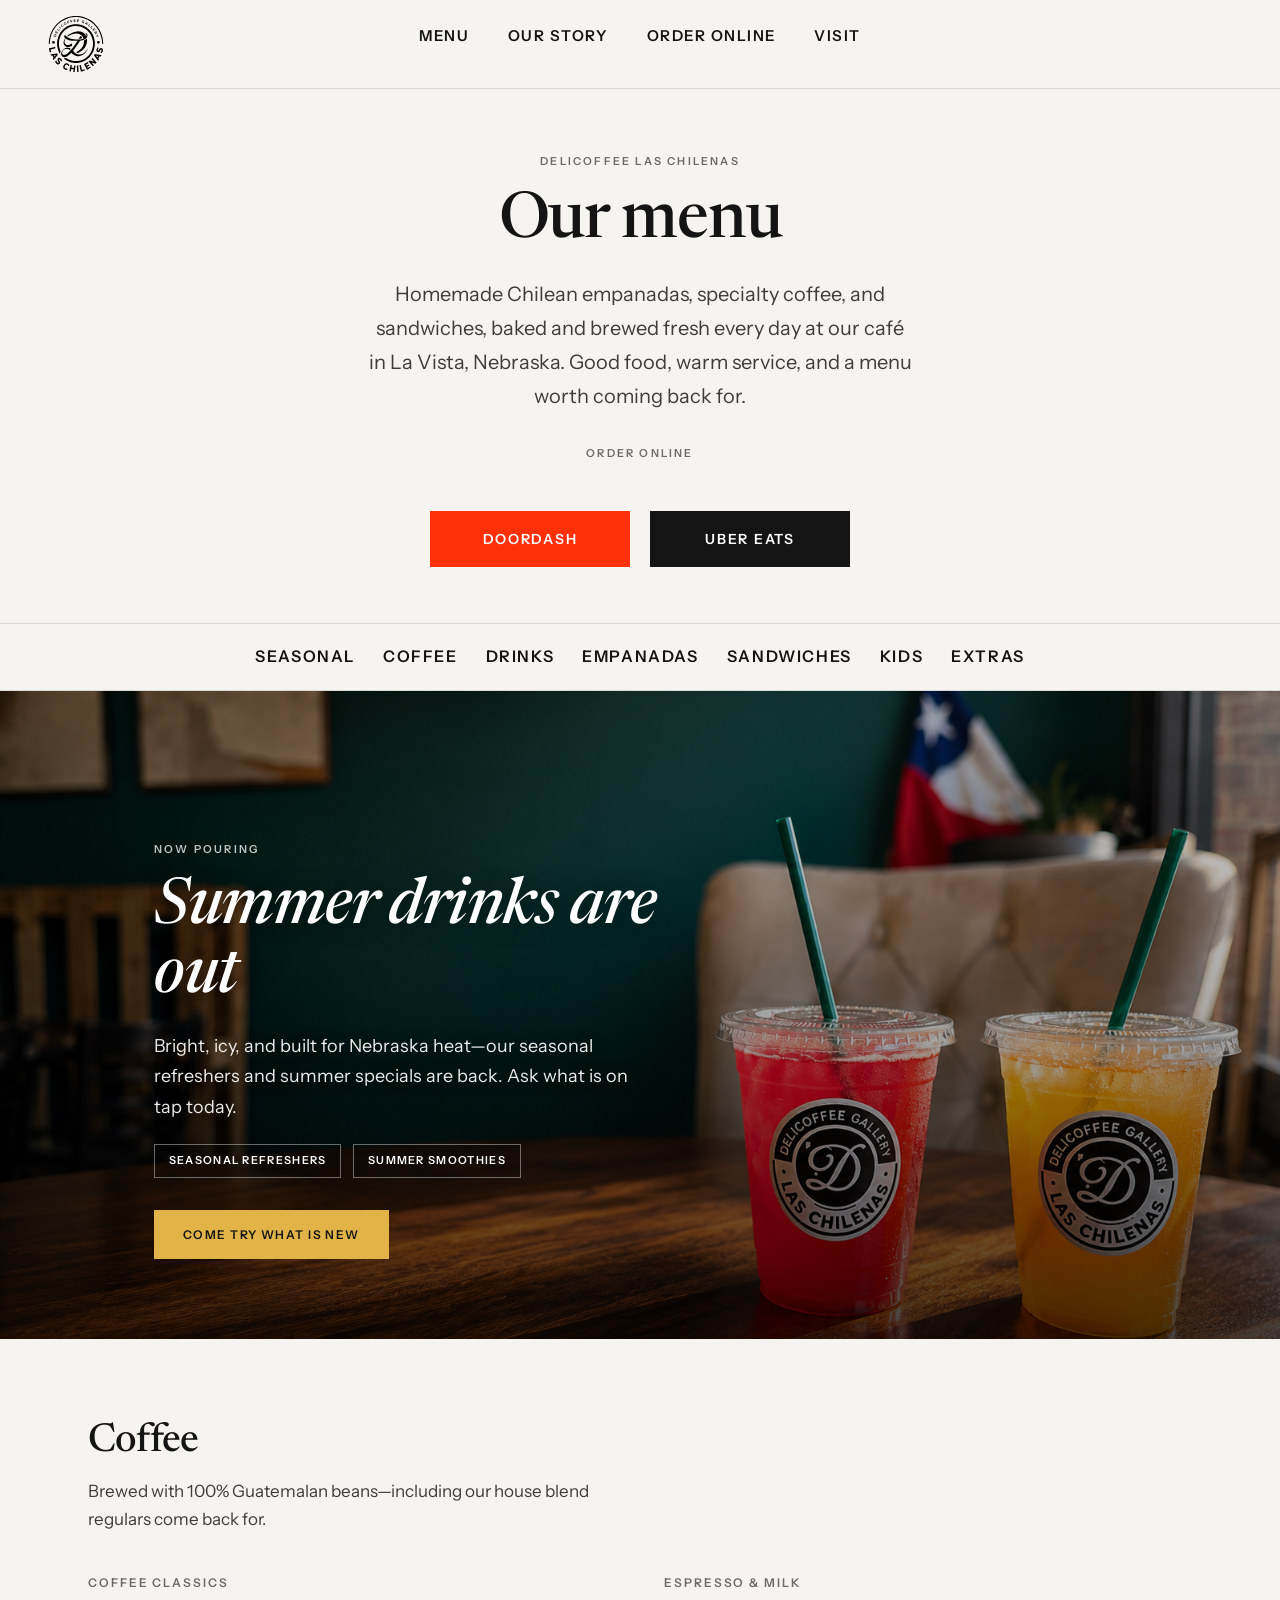
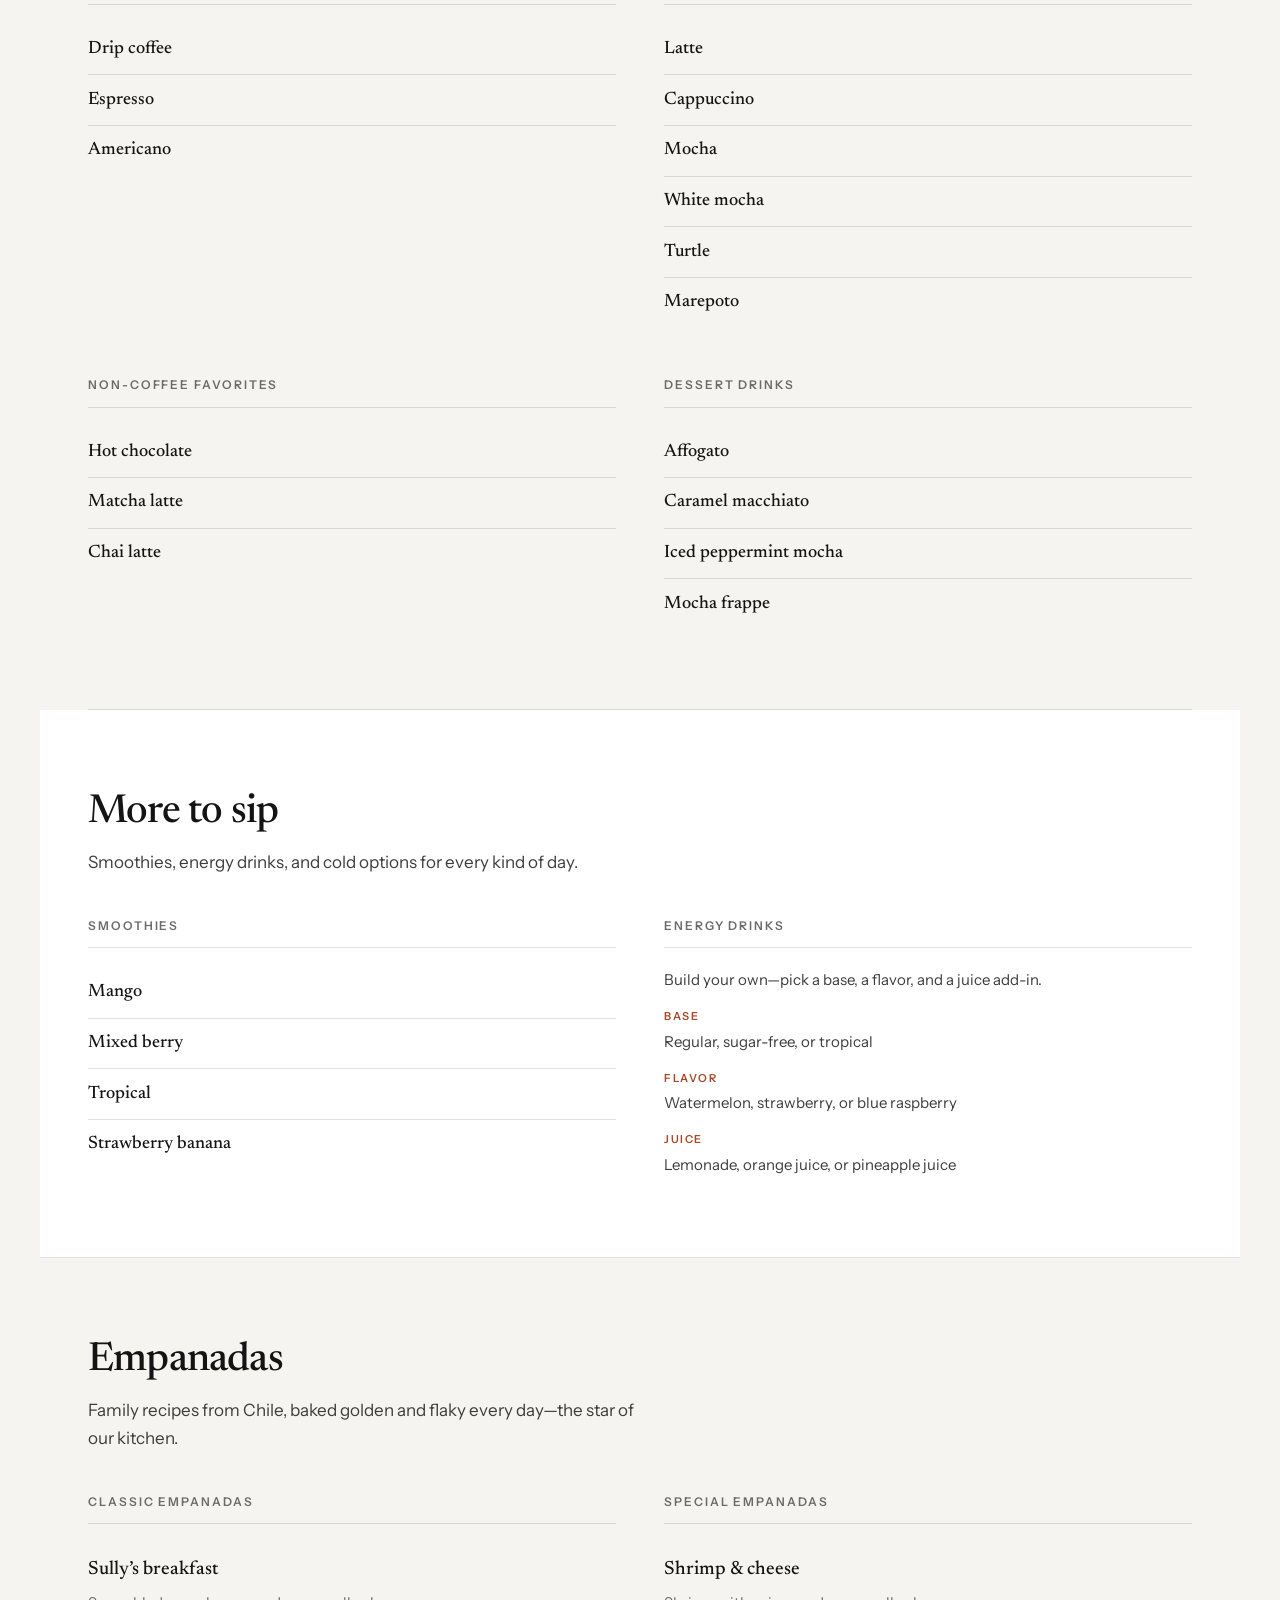
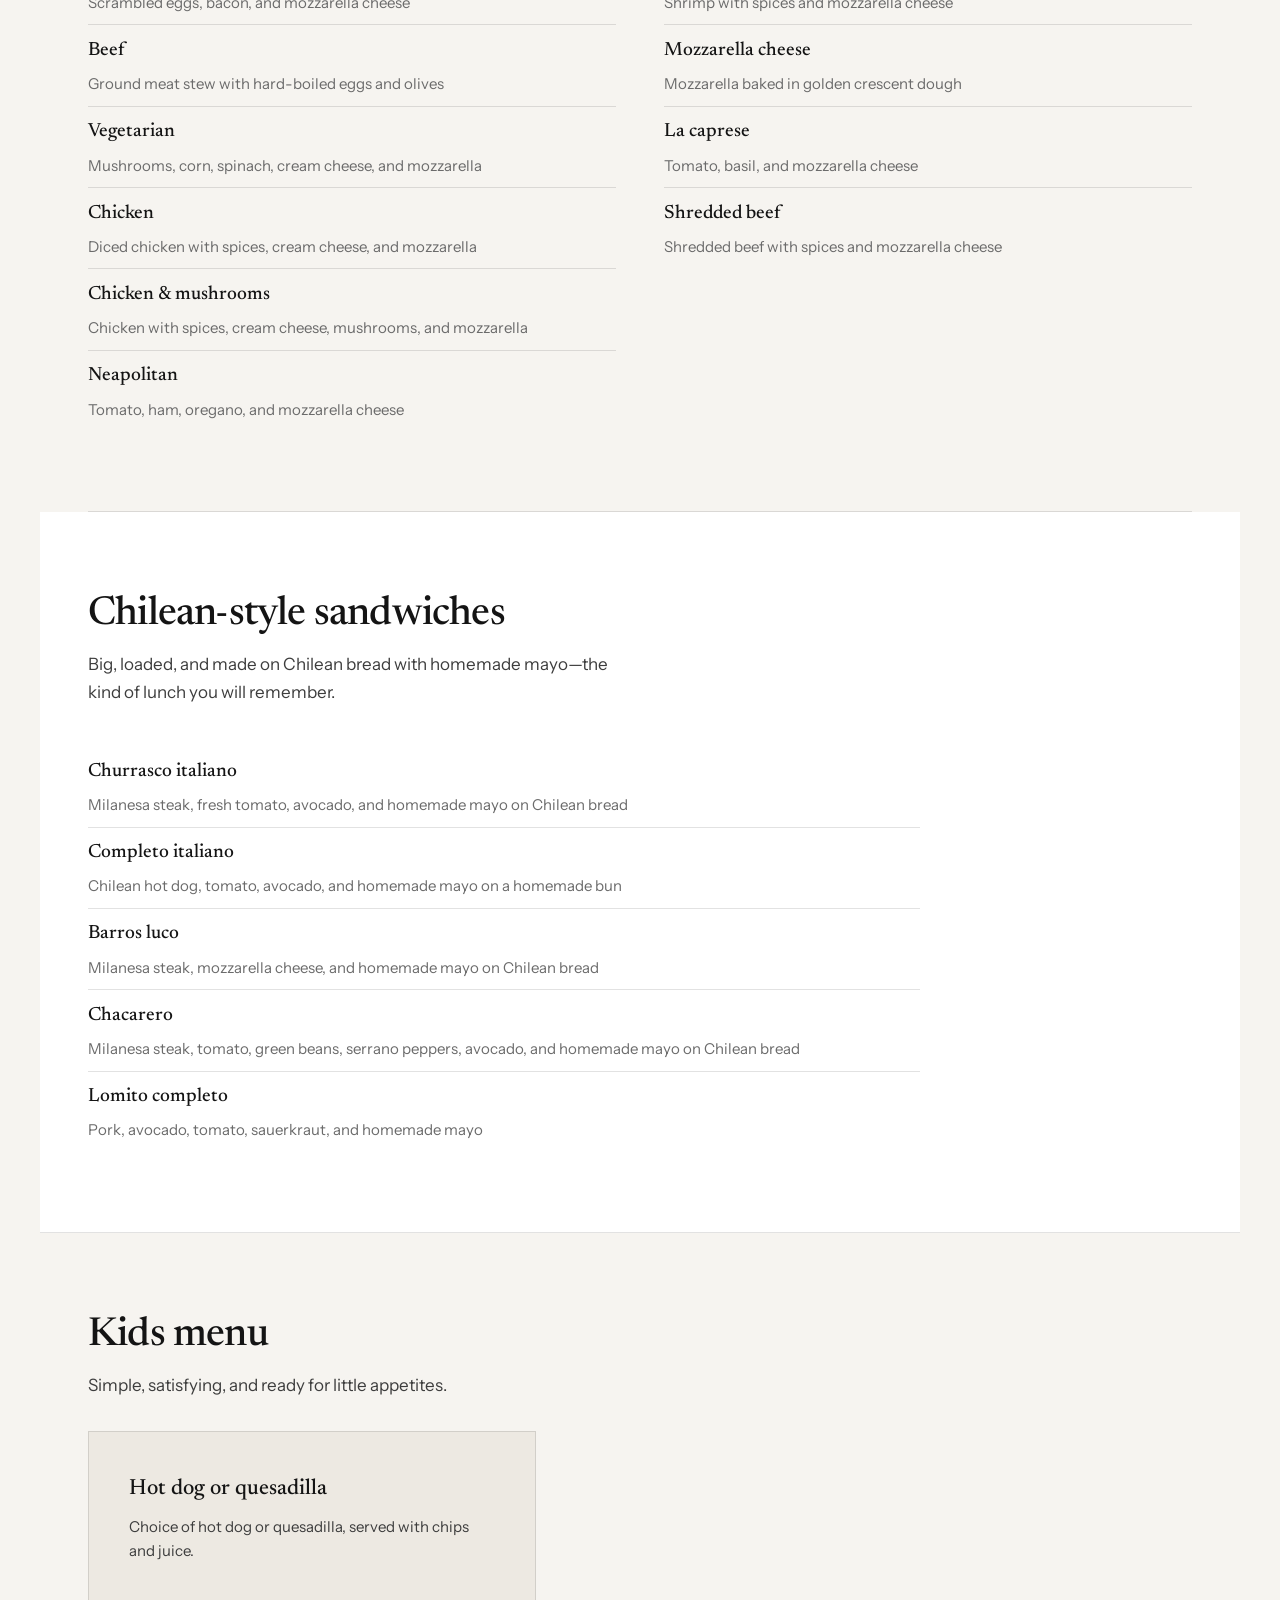
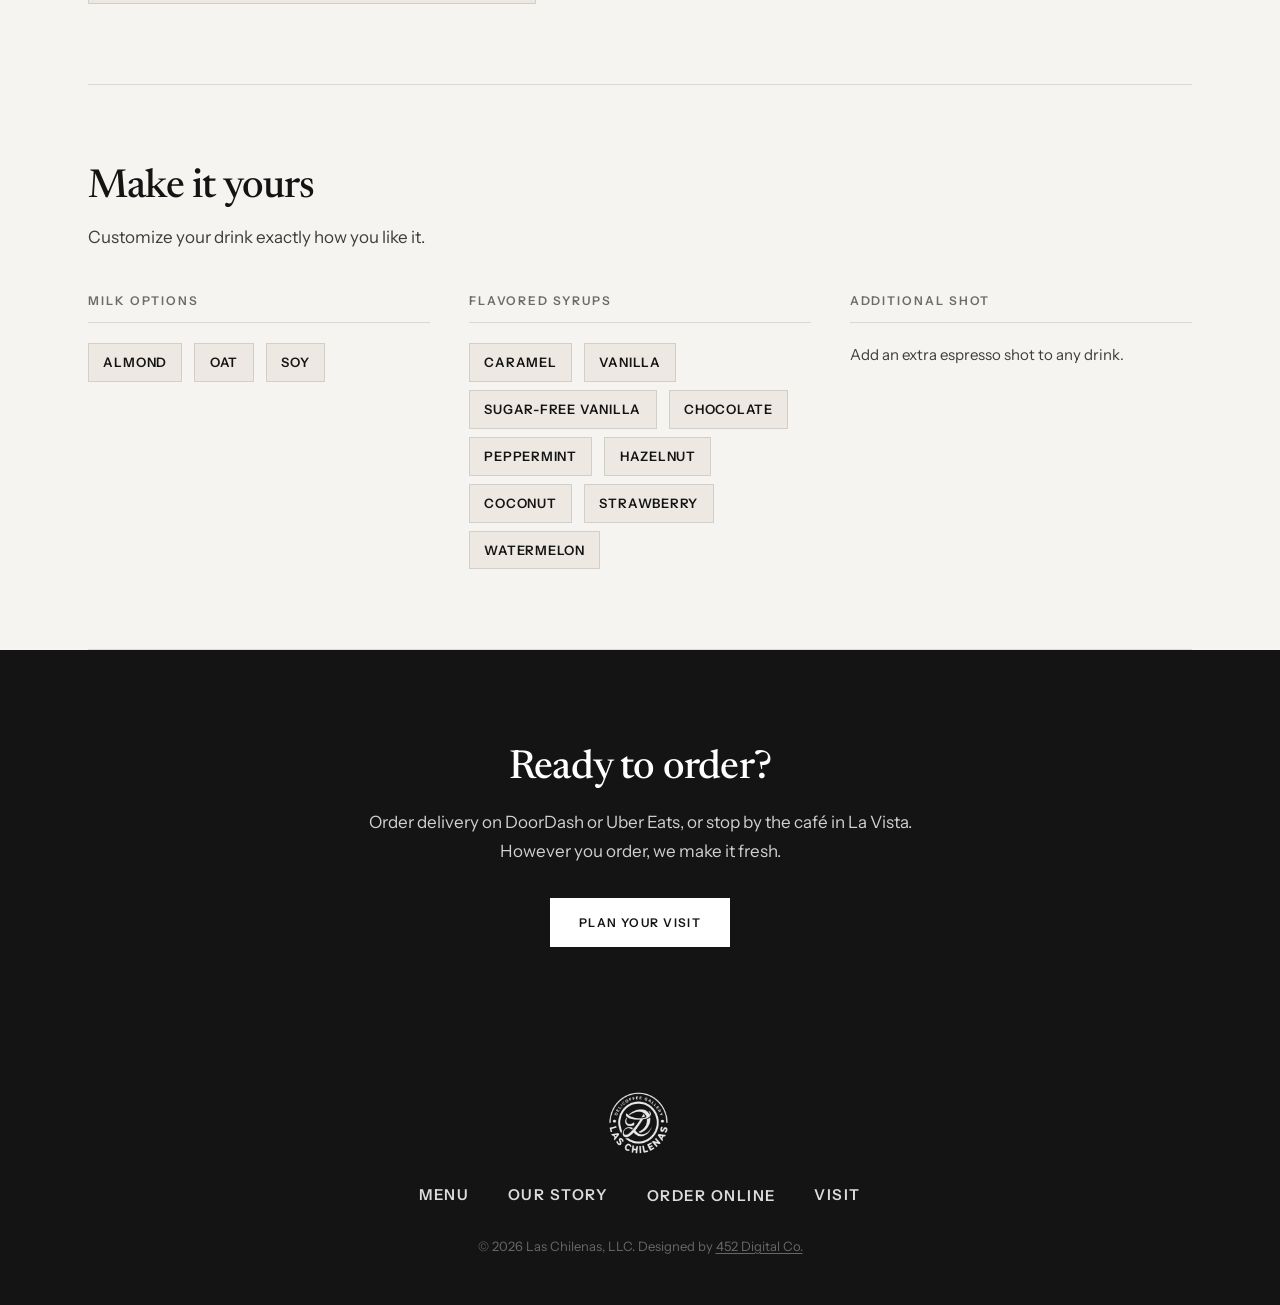
<file: menu.html>
<!DOCTYPE html>
<html lang="en">
<head>
  <meta charset="UTF-8">
  <meta name="viewport" content="width=device-width, initial-scale=1.0">
  <title>Our Menu | Las Chilenas — Coffee, Empanadas &amp; Chilean Food in La Vista</title>
  <meta name="description" content="Explore the Las Chilenas menu: seasonal summer drinks, specialty coffee, matcha, homemade Chilean empanadas, sandwiches, smoothies, and more. Made fresh in La Vista, Nebraska.">
  <link rel="canonical" href="https://www.laschilenas.com/menu">

  <meta property="og:type" content="website">
  <meta property="og:title" content="Our Menu | Las Chilenas">
  <meta property="og:description" content="Seasonal refreshers, espresso drinks, empanadas, and Chilean sandwiches—made fresh every day.">
  <meta property="og:url" content="https://www.laschilenas.com/menu">

  <link rel="preconnect" href="https://fonts.googleapis.com">
  <link rel="preconnect" href="https://fonts.gstatic.com" crossorigin>
  <link href="https://fonts.googleapis.com/css2?family=Newsreader:ital,opsz,wght@0,6..72,400;0,6..72,500;0,6..72,600;1,6..72,400&family=Instrument+Sans:wght@400;500;600;700&display=swap" rel="stylesheet">
  <link rel="stylesheet" href="css/styles.css">
  <link rel="icon" href="images/logo-las-chilenas-vector.svg" type="image/svg+xml" sizes="any">
</head>
<body class="page-menu">

  <a href="#main" class="skip-link">Skip to main content</a>

  <header class="site-header is-scrolled" id="site-header">
    <div class="header-bar">
      <a href="index.html" class="logo-link" aria-label="Las Chilenas home">
        <img src="images/logo-las-chilenas-vector.svg" alt="Las Chilenas Delicoffee Gallery" class="header-logo-seal" width="56" height="56">
      </a>

      <button type="button" class="menu-toggle" aria-label="Open menu" aria-expanded="false" aria-controls="main-nav">
        <span class="menu-toggle__bar" aria-hidden="true"></span>
        <span class="menu-toggle__bar" aria-hidden="true"></span>
        <span class="menu-toggle__bar" aria-hidden="true"></span>
      </button>
    </div>
  </header>

  <div class="nav-backdrop" aria-hidden="true"></div>

  <nav id="main-nav" class="main-nav" aria-label="Main navigation">
    <a href="menu.html" aria-current="page">Menu</a>
    <a href="about.html">Our Story</a>
    <div class="nav-dropdown">
      <button type="button" class="nav-dropdown__trigger" aria-expanded="false" aria-haspopup="true">Order Online</button>
      <ul class="nav-dropdown__menu" role="menu">
        <li role="none"><a href="https://www.doordash.com/store/36217389?utm_source=mx_share" role="menuitem" target="_blank" rel="noopener noreferrer">DoorDash</a></li>
        <li role="none"><a href="https://www.ubereats.com/store/las-chilenas-la-vista/IOowGbUzXh-drGN0BZdOHw?diningMode=DELIVERY&amp;surfaceName=" role="menuitem" target="_blank" rel="noopener noreferrer">Uber Eats</a></li>
        <li role="none"><a href="https://order.toasttab.com/online/las-chilenas-llc-8064-south-84th-street" role="menuitem" target="_blank" rel="noopener noreferrer">Pick up in store</a></li>
      </ul>
    </div>
    <a href="visit-us.html">Visit</a>
  </nav>

  <main id="main" class="menu-page">
    <header class="menu-page-hero">
      <p class="eyebrow">Delicoffee Las Chilenas</p>
      <h1 class="menu-page-hero__title">Our menu</h1>
      <p class="menu-page-hero__lead">
        Homemade Chilean empanadas, specialty coffee, and sandwiches, baked and brewed fresh every day at our café in La Vista, Nebraska. Good food, warm service, and a menu worth coming back for.
      </p>
      <div class="menu-order-online">
        <p class="menu-order-online__label">Order online</p>
        <div class="menu-order-online__buttons">
          <a
            href="https://www.doordash.com/store/36217389?utm_source=mx_share"
            class="btn btn-order btn-order--doordash"
            target="_blank"
            rel="noopener noreferrer"
          >DoorDash</a>
          <a
            href="https://www.ubereats.com/store/las-chilenas-la-vista/IOowGbUzXh-drGN0BZdOHw?diningMode=DELIVERY&amp;surfaceName="
            class="btn btn-order btn-order--ubereats"
            target="_blank"
            rel="noopener noreferrer"
          >Uber Eats</a>
        </div>
      </div>
    </header>

    <nav class="menu-page-nav" aria-label="Menu sections">
      <a href="#seasonal">Seasonal</a>
      <a href="#menu-coffee">Coffee</a>
      <a href="#menu-drinks">Drinks</a>
      <a href="#empanadas">Empanadas</a>
      <a href="#menu-sandwiches">Sandwiches</a>
      <a href="#menu-kids">Kids</a>
      <a href="#menu-extras">Extras</a>
    </nav>

    <section class="menu-seasonal-hero" id="seasonal" aria-label="Seasonal drinks" data-seasonal-slideshow>
      <div class="menu-seasonal-hero__media">
        <img
          class="menu-seasonal-hero__slide is-active"
          src="images/las-chilenas-summer-refreshners.jpg"
          alt=""
          width="1920"
          height="1080"
          fetchpriority="high"
        >
        <img
          class="menu-seasonal-hero__slide"
          src="images/iced-coffee-caramelicious.jpg"
          alt=""
          width="1920"
          height="1080"
          loading="lazy"
        >
        <img
          class="menu-seasonal-hero__slide"
          src="images/best-espresso-in-omaha.jpg"
          alt=""
          width="1920"
          height="1080"
          loading="lazy"
        >
      </div>

      <div class="menu-seasonal-hero__panel">
        <div class="menu-seasonal-hero__captions">
          <div class="menu-seasonal-hero__caption is-active" data-seasonal-caption>
            <p class="menu-seasonal-hero__badge">Now pouring</p>
            <h2 id="seasonal-heading" class="menu-seasonal-hero__title">Summer drinks are out</h2>
            <p class="menu-seasonal-hero__copy">
              Bright, icy, and built for Nebraska heat—our seasonal refreshers and summer specials are back. Ask what is on tap today.
            </p>
            <ul class="menu-seasonal-hero__tags">
              <li>Seasonal refreshers</li>
              <li>Summer smoothies</li>
            </ul>
          </div>
          <div class="menu-seasonal-hero__caption" data-seasonal-caption>
            <p class="menu-seasonal-hero__badge">Iced &amp; chilled</p>
            <h2 class="menu-seasonal-hero__title">Iced favorites</h2>
            <p class="menu-seasonal-hero__copy">
              Caramel iced coffee, cold brew vibes, and sweet relief when the sidewalk is hot—made to order, made to disappear fast.
            </p>
            <ul class="menu-seasonal-hero__tags">
              <li>Iced coffee</li>
              <li>Cold specials</li>
            </ul>
          </div>
          <div class="menu-seasonal-hero__caption" data-seasonal-caption>
            <p class="menu-seasonal-hero__badge">Limited time</p>
            <h2 class="menu-seasonal-hero__title">Espresso, reimagined</h2>
            <p class="menu-seasonal-hero__copy">
              Seasonal espresso drinks rotate through the menu—rich, playful, and worth breaking your usual order for.
            </p>
            <ul class="menu-seasonal-hero__tags">
              <li>Limited-time espresso</li>
              <li>House favorites</li>
            </ul>
          </div>
        </div>
          <a href="visit-us.html" class="btn btn-dark menu-seasonal-hero__cta">Come try what is new</a>
      </div>
    </section>

    <div class="menu-page-body">
      <section class="menu-category" id="menu-coffee" aria-labelledby="coffee-menu-heading">
        <header class="menu-category__header">
          <h2 id="coffee-menu-heading">Coffee</h2>
          <p>Brewed with 100% Guatemalan beans—including our house blend regulars come back for.</p>
        </header>
        <div class="menu-category__grid">
          <div class="menu-group">
            <h3 class="menu-group__title">Coffee classics</h3>
            <ul class="menu-list">
              <li class="menu-list__item"><span class="menu-list__name">Drip coffee</span></li>
              <li class="menu-list__item"><span class="menu-list__name">Espresso</span></li>
              <li class="menu-list__item"><span class="menu-list__name">Americano</span></li>
            </ul>
          </div>
          <div class="menu-group">
            <h3 class="menu-group__title">Espresso &amp; milk</h3>
            <ul class="menu-list">
              <li class="menu-list__item"><span class="menu-list__name">Latte</span></li>
              <li class="menu-list__item"><span class="menu-list__name">Cappuccino</span></li>
              <li class="menu-list__item"><span class="menu-list__name">Mocha</span></li>
              <li class="menu-list__item"><span class="menu-list__name">White mocha</span></li>
              <li class="menu-list__item"><span class="menu-list__name">Turtle</span></li>
              <li class="menu-list__item"><span class="menu-list__name">Marepoto</span></li>
            </ul>
          </div>
          <div class="menu-group">
            <h3 class="menu-group__title">Non-coffee favorites</h3>
            <ul class="menu-list">
              <li class="menu-list__item"><span class="menu-list__name">Hot chocolate</span></li>
              <li class="menu-list__item"><span class="menu-list__name">Matcha latte</span></li>
              <li class="menu-list__item"><span class="menu-list__name">Chai latte</span></li>
            </ul>
          </div>
          <div class="menu-group">
            <h3 class="menu-group__title">Dessert drinks</h3>
            <ul class="menu-list">
              <li class="menu-list__item"><span class="menu-list__name">Affogato</span></li>
              <li class="menu-list__item"><span class="menu-list__name">Caramel macchiato</span></li>
              <li class="menu-list__item"><span class="menu-list__name">Iced peppermint mocha</span></li>
              <li class="menu-list__item"><span class="menu-list__name">Mocha frappe</span></li>
            </ul>
          </div>
        </div>
      </section>

      <section class="menu-category menu-category--alt" id="menu-drinks" aria-labelledby="drinks-menu-heading">
        <header class="menu-category__header">
          <h2 id="drinks-menu-heading">More to sip</h2>
          <p>Smoothies, energy drinks, and cold options for every kind of day.</p>
        </header>
        <div class="menu-category__grid">
          <div class="menu-group">
            <h3 class="menu-group__title">Smoothies</h3>
            <ul class="menu-list">
              <li class="menu-list__item"><span class="menu-list__name">Mango</span></li>
              <li class="menu-list__item"><span class="menu-list__name">Mixed berry</span></li>
              <li class="menu-list__item"><span class="menu-list__name">Tropical</span></li>
              <li class="menu-list__item"><span class="menu-list__name">Strawberry banana</span></li>
            </ul>
          </div>
          <div class="menu-group menu-group--wide">
            <h3 class="menu-group__title">Energy drinks</h3>
            <p class="menu-group__intro">Build your own—pick a base, a flavor, and a juice add-in.</p>
            <dl class="menu-build">
              <div class="menu-build__step">
                <dt>Base</dt>
                <dd>Regular, sugar-free, or tropical</dd>
              </div>
              <div class="menu-build__step">
                <dt>Flavor</dt>
                <dd>Watermelon, strawberry, or blue raspberry</dd>
              </div>
              <div class="menu-build__step">
                <dt>Juice</dt>
                <dd>Lemonade, orange juice, or pineapple juice</dd>
              </div>
            </dl>
          </div>
        </div>
      </section>

      <section class="menu-category" id="empanadas" aria-labelledby="empanadas-menu-heading">
        <header class="menu-category__header">
          <h2 id="empanadas-menu-heading">Empanadas</h2>
          <p>Family recipes from Chile, baked golden and flaky every day—the star of our kitchen.</p>
        </header>
        <div class="menu-category__grid menu-category__grid--food">
          <div class="menu-group">
            <h3 class="menu-group__title">Classic empanadas</h3>
            <ul class="menu-list menu-list--described">
              <li class="menu-list__item">
                <span class="menu-list__name">Sully&rsquo;s breakfast</span>
                <span class="menu-list__desc">Scrambled eggs, bacon, and mozzarella cheese</span>
              </li>
              <li class="menu-list__item">
                <span class="menu-list__name">Beef</span>
                <span class="menu-list__desc">Ground meat stew with hard-boiled eggs and olives</span>
              </li>
              <li class="menu-list__item">
                <span class="menu-list__name">Vegetarian</span>
                <span class="menu-list__desc">Mushrooms, corn, spinach, cream cheese, and mozzarella</span>
              </li>
              <li class="menu-list__item">
                <span class="menu-list__name">Chicken</span>
                <span class="menu-list__desc">Diced chicken with spices, cream cheese, and mozzarella</span>
              </li>
              <li class="menu-list__item">
                <span class="menu-list__name">Chicken &amp; mushrooms</span>
                <span class="menu-list__desc">Chicken with spices, cream cheese, mushrooms, and mozzarella</span>
              </li>
              <li class="menu-list__item">
                <span class="menu-list__name">Neapolitan</span>
                <span class="menu-list__desc">Tomato, ham, oregano, and mozzarella cheese</span>
              </li>
            </ul>
          </div>
          <div class="menu-group">
            <h3 class="menu-group__title">Special empanadas</h3>
            <ul class="menu-list menu-list--described">
              <li class="menu-list__item">
                <span class="menu-list__name">Shrimp &amp; cheese</span>
                <span class="menu-list__desc">Shrimp with spices and mozzarella cheese</span>
              </li>
              <li class="menu-list__item">
                <span class="menu-list__name">Mozzarella cheese</span>
                <span class="menu-list__desc">Mozzarella baked in golden crescent dough</span>
              </li>
              <li class="menu-list__item">
                <span class="menu-list__name">La caprese</span>
                <span class="menu-list__desc">Tomato, basil, and mozzarella cheese</span>
              </li>
              <li class="menu-list__item">
                <span class="menu-list__name">Shredded beef</span>
                <span class="menu-list__desc">Shredded beef with spices and mozzarella cheese</span>
              </li>
            </ul>
          </div>
        </div>
      </section>

      <section class="menu-category menu-category--alt" id="menu-sandwiches" aria-labelledby="sandwiches-menu-heading">
        <header class="menu-category__header">
          <h2 id="sandwiches-menu-heading">Chilean-style sandwiches</h2>
          <p>Big, loaded, and made on Chilean bread with homemade mayo—the kind of lunch you will remember.</p>
        </header>
        <ul class="menu-list menu-list--described menu-list--stacked">
          <li class="menu-list__item">
            <span class="menu-list__name">Churrasco italiano</span>
            <span class="menu-list__desc">Milanesa steak, fresh tomato, avocado, and homemade mayo on Chilean bread</span>
          </li>
          <li class="menu-list__item">
            <span class="menu-list__name">Completo italiano</span>
            <span class="menu-list__desc">Chilean hot dog, tomato, avocado, and homemade mayo on a homemade bun</span>
          </li>
          <li class="menu-list__item">
            <span class="menu-list__name">Barros luco</span>
            <span class="menu-list__desc">Milanesa steak, mozzarella cheese, and homemade mayo on Chilean bread</span>
          </li>
          <li class="menu-list__item">
            <span class="menu-list__name">Chacarero</span>
            <span class="menu-list__desc">Milanesa steak, tomato, green beans, serrano peppers, avocado, and homemade mayo on Chilean bread</span>
          </li>
          <li class="menu-list__item">
            <span class="menu-list__name">Lomito completo</span>
            <span class="menu-list__desc">Pork, avocado, tomato, sauerkraut, and homemade mayo</span>
          </li>
        </ul>
      </section>

      <section class="menu-category" id="menu-kids" aria-labelledby="kids-menu-heading">
        <header class="menu-category__header">
          <h2 id="kids-menu-heading">Kids menu</h2>
          <p>Simple, satisfying, and ready for little appetites.</p>
        </header>
        <div class="menu-callout">
          <p class="menu-callout__title">Hot dog or quesadilla</p>
          <p class="menu-callout__text">Choice of hot dog or quesadilla, served with chips and juice.</p>
        </div>
      </section>

      <section class="menu-category menu-category--extras" id="menu-extras" aria-labelledby="extras-menu-heading">
        <header class="menu-category__header">
          <h2 id="extras-menu-heading">Make it yours</h2>
          <p>Customize your drink exactly how you like it.</p>
        </header>
        <div class="menu-extras-grid">
          <div class="menu-group">
            <h3 class="menu-group__title">Milk options</h3>
            <ul class="menu-list menu-list--inline">
              <li class="menu-list__item"><span class="menu-list__name">Almond</span></li>
              <li class="menu-list__item"><span class="menu-list__name">Oat</span></li>
              <li class="menu-list__item"><span class="menu-list__name">Soy</span></li>
            </ul>
          </div>
          <div class="menu-group">
            <h3 class="menu-group__title">Flavored syrups</h3>
            <ul class="menu-list menu-list--inline">
              <li class="menu-list__item"><span class="menu-list__name">Caramel</span></li>
              <li class="menu-list__item"><span class="menu-list__name">Vanilla</span></li>
              <li class="menu-list__item"><span class="menu-list__name">Sugar-free vanilla</span></li>
              <li class="menu-list__item"><span class="menu-list__name">Chocolate</span></li>
              <li class="menu-list__item"><span class="menu-list__name">Peppermint</span></li>
              <li class="menu-list__item"><span class="menu-list__name">Hazelnut</span></li>
              <li class="menu-list__item"><span class="menu-list__name">Coconut</span></li>
              <li class="menu-list__item"><span class="menu-list__name">Strawberry</span></li>
              <li class="menu-list__item"><span class="menu-list__name">Watermelon</span></li>
            </ul>
          </div>
          <div class="menu-group">
            <h3 class="menu-group__title">Additional shot</h3>
            <p class="menu-group__intro">Add an extra espresso shot to any drink.</p>
          </div>
        </div>
      </section>
    </div>

    <section class="menu-page-cta" aria-labelledby="menu-cta-heading">
      <div class="menu-page-cta__inner">
        <h2 id="menu-cta-heading">Ready to order?</h2>
        <p>Order delivery on DoorDash or Uber Eats, or stop by the café in La Vista. However you order, we make it fresh.</p>
        <a href="visit-us.html" class="btn btn-dark">Plan your visit</a>
      </div>
    </section>
  </main>

  <footer class="site-footer">
    <div class="footer-inner">
      <img src="images/logo-main-2.png" alt="Las Chilenas" class="footer-logo-seal" width="64" height="64">
      <nav class="footer-nav" aria-label="Footer navigation">
        <a href="menu.html" aria-current="page">Menu</a>
        <a href="about.html">Our Story</a>
        <div class="nav-dropdown">
          <button type="button" class="nav-dropdown__trigger" aria-expanded="false" aria-haspopup="true">Order Online</button>
          <ul class="nav-dropdown__menu" role="menu">
            <li role="none"><a href="https://www.doordash.com/store/36217389?utm_source=mx_share" role="menuitem" target="_blank" rel="noopener noreferrer">DoorDash</a></li>
            <li role="none"><a href="https://www.ubereats.com/store/las-chilenas-la-vista/IOowGbUzXh-drGN0BZdOHw?diningMode=DELIVERY&amp;surfaceName=" role="menuitem" target="_blank" rel="noopener noreferrer">Uber Eats</a></li>
            <li role="none"><a href="https://order.toasttab.com/online/las-chilenas-llc-8064-south-84th-street" role="menuitem" target="_blank" rel="noopener noreferrer">Pick up in store</a></li>
          </ul>
        </div>
        <a href="visit-us.html">Visit</a>
      </nav>
      <p class="footer-copy">&copy; 2026 Las Chilenas, LLC. Designed by <a href="https://452digitalco.com" target="_blank" rel="noopener noreferrer">452 Digital Co.</a></p>
    </div>
  </footer>

  <script>
    const toggle = document.querySelector('.menu-toggle');
    const nav = document.querySelector('.main-nav');
    const navBackdrop = document.querySelector('.nav-backdrop');

    const closeNav = () => {
      nav?.classList.remove('open');
      toggle?.setAttribute('aria-expanded', 'false');
      toggle?.setAttribute('aria-label', 'Open menu');
      document.body.classList.remove('nav-open');
      navBackdrop?.setAttribute('aria-hidden', 'true');
    };

    const openNav = () => {
      nav?.classList.add('open');
      toggle?.setAttribute('aria-expanded', 'true');
      toggle?.setAttribute('aria-label', 'Close menu');
      document.body.classList.add('nav-open');
      navBackdrop?.setAttribute('aria-hidden', 'false');
    };

    toggle?.addEventListener('click', () => {
      if (nav?.classList.contains('open')) {
        closeNav();
      } else {
        openNav();
      }
    });

    navBackdrop?.addEventListener('click', closeNav);

    nav?.querySelectorAll('a').forEach(link => {
      link.addEventListener('click', closeNav);
    });

    document.querySelectorAll('.nav-dropdown').forEach((dropdown) => {
      const trigger = dropdown.querySelector('.nav-dropdown__trigger');
      trigger?.addEventListener('click', (e) => {
        e.stopPropagation();
        const open = dropdown.classList.toggle('is-open');
        trigger.setAttribute('aria-expanded', String(open));
      });
    });

    document.addEventListener('click', (e) => {
      if (e.target.closest('.nav-dropdown')) return;
      document.querySelectorAll('.nav-dropdown').forEach((dropdown) => {
        dropdown.classList.remove('is-open');
        dropdown.querySelector('.nav-dropdown__trigger')?.setAttribute('aria-expanded', 'false');
      });
    });

    const reducedMotion = window.matchMedia('(prefers-reduced-motion: reduce)');
    const seasonalRoot = document.querySelector('[data-seasonal-slideshow]');
    const seasonalSlides = seasonalRoot?.querySelectorAll('.menu-seasonal-hero__slide');
    const seasonalCaptions = document.querySelectorAll('[data-seasonal-caption]');
    let seasonalIndex = 0;
    let seasonalTimer = null;

    const setSeasonalSlide = (index) => {
      if (!seasonalSlides?.length) return;
      seasonalSlides.forEach((slide, i) => {
        slide.classList.toggle('is-active', i === index);
      });
      seasonalCaptions.forEach((caption, i) => {
        caption.classList.toggle('is-active', i === index);
      });
      seasonalIndex = index;
    };

    const advanceSeasonal = () => {
      if (!seasonalSlides || seasonalSlides.length < 2) return;
      setSeasonalSlide((seasonalIndex + 1) % seasonalSlides.length);
    };

    const startSeasonalSlideshow = () => {
      if (seasonalTimer) clearInterval(seasonalTimer);
      if (reducedMotion.matches || !seasonalSlides || seasonalSlides.length < 2) return;
      seasonalTimer = setInterval(advanceSeasonal, 5500);
    };

    startSeasonalSlideshow();
    reducedMotion.addEventListener('change', startSeasonalSlideshow);
  </script>
</body>
</html>
</file>
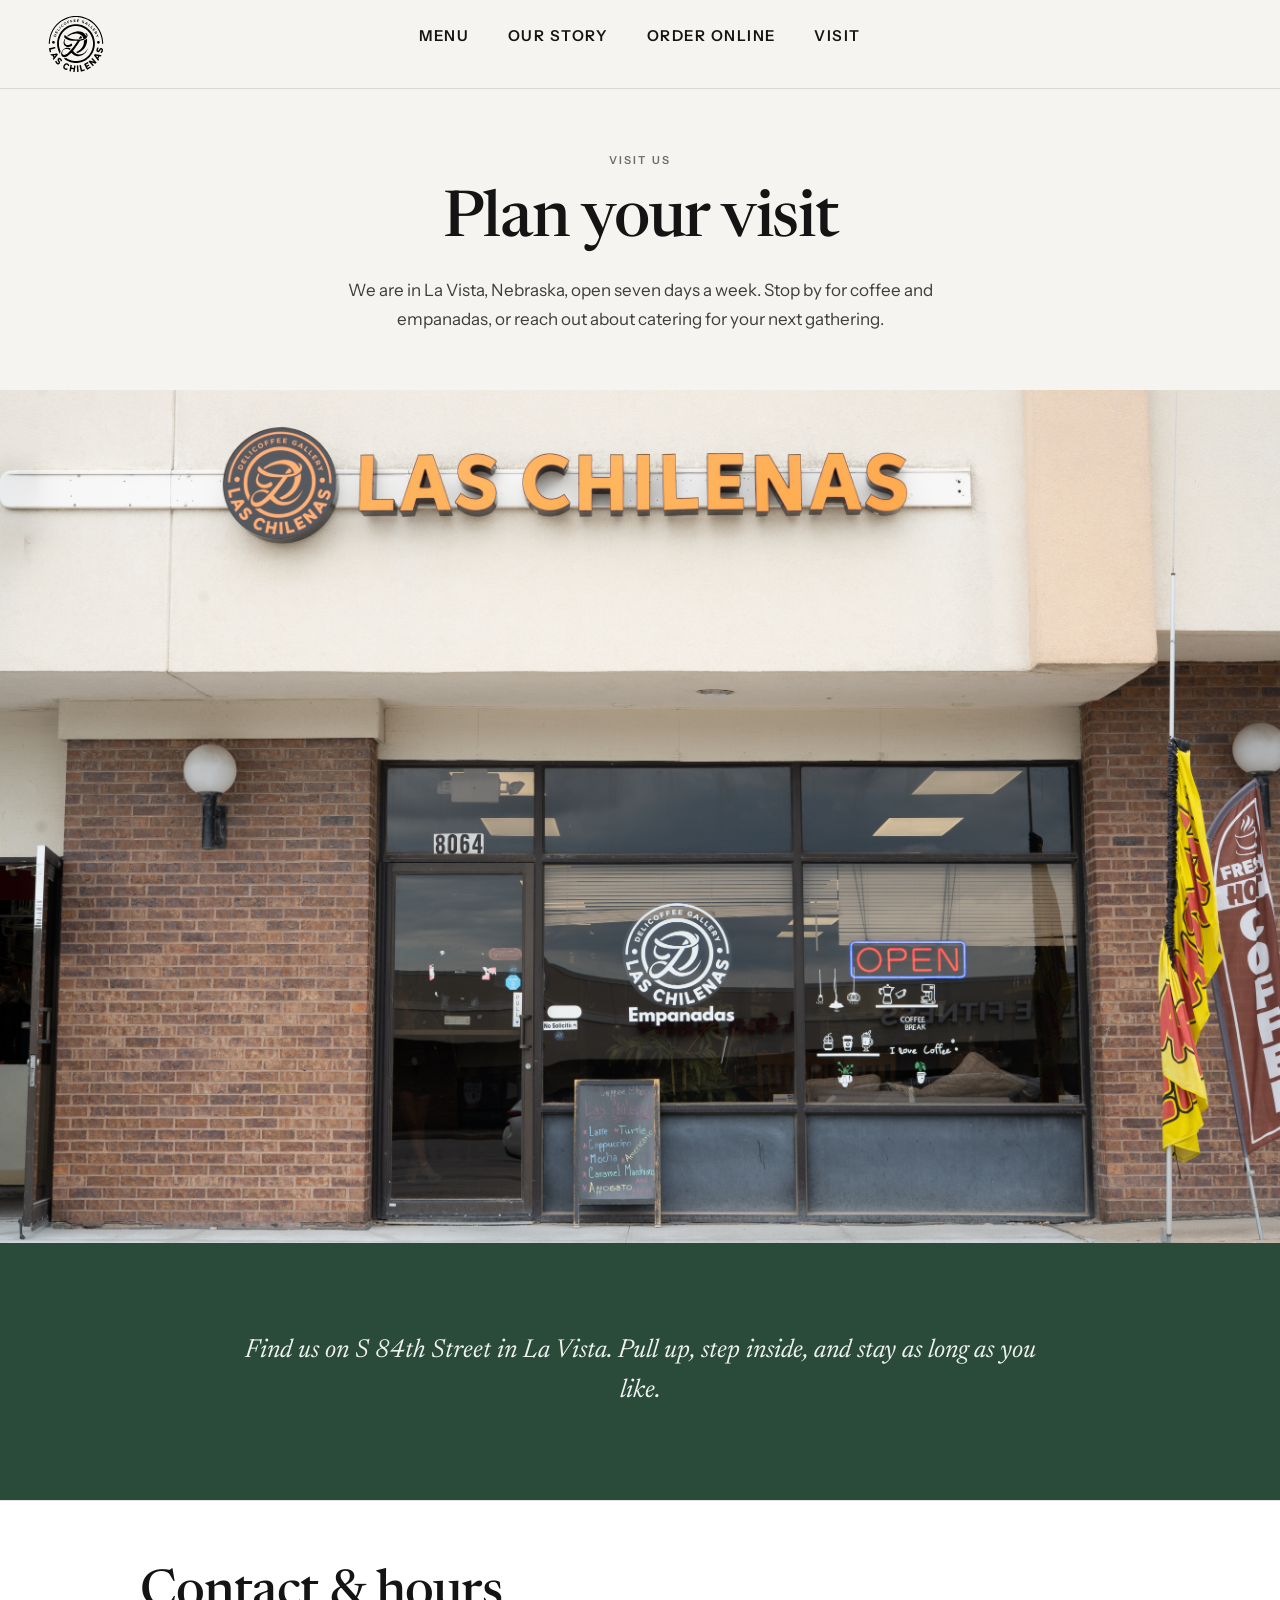
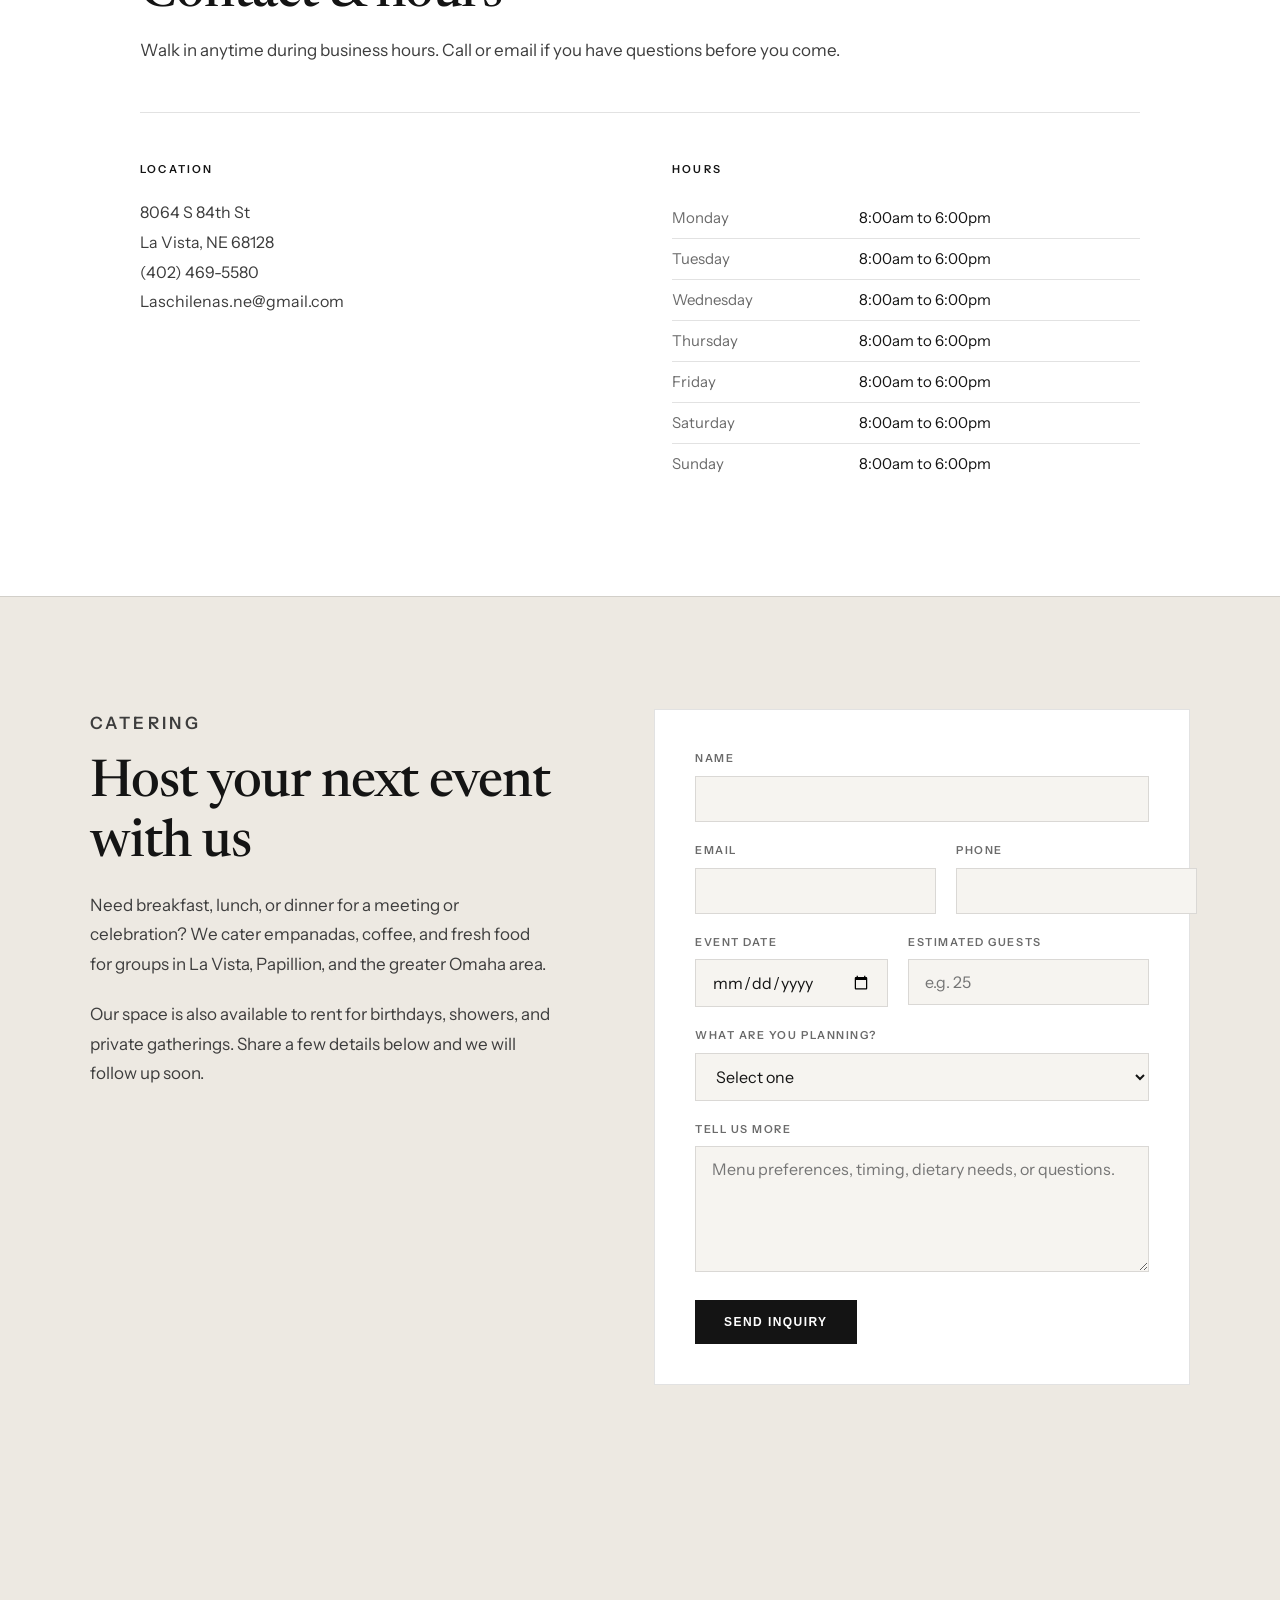
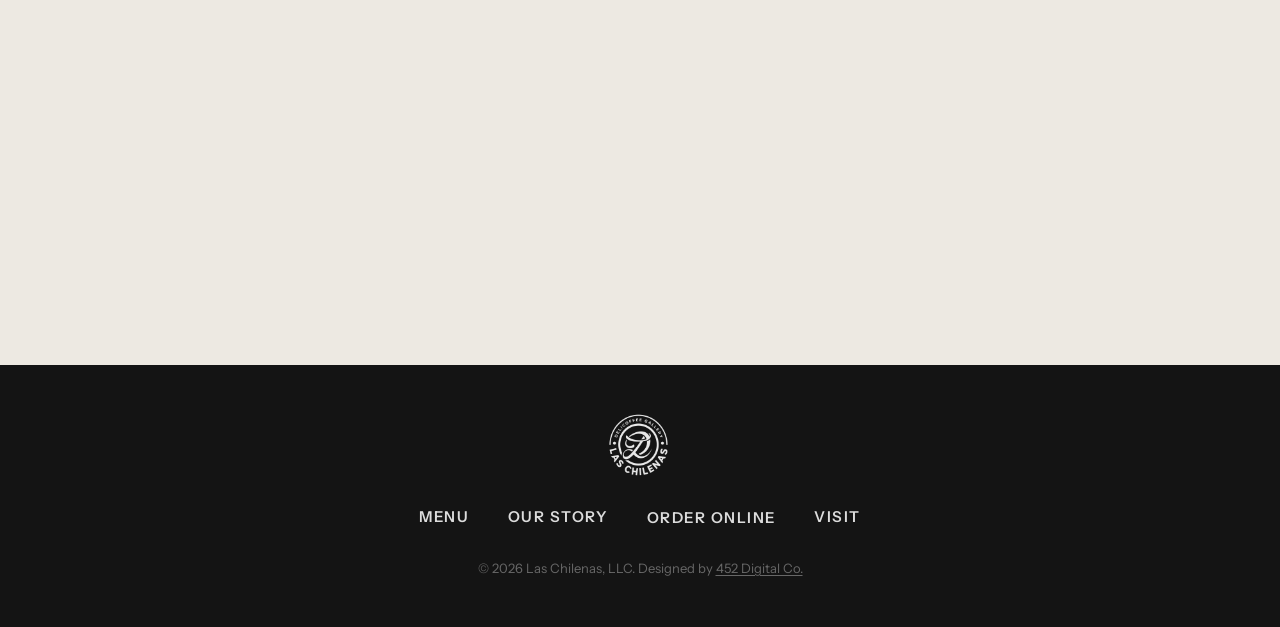
<file: visit-us.html>
<!DOCTYPE html>
<html lang="en">
<head>
  <meta charset="UTF-8">
  <meta name="viewport" content="width=device-width, initial-scale=1.0">
  <title>Visit Us | Las Chilenas — La Vista, Nebraska</title>
  <meta name="description" content="Visit Las Chilenas in La Vista, NE. Hours, directions, phone, and catering inquiries for meetings and events.">
  <link rel="canonical" href="https://www.laschilenas.com/visit-us">

  <meta property="og:type" content="website">
  <meta property="og:title" content="Visit Us | Las Chilenas">
  <meta property="og:description" content="Find us in La Vista. Open daily. Catering and venue inquiries welcome.">
  <meta property="og:url" content="https://www.laschilenas.com/visit-us">

  <link rel="preconnect" href="https://fonts.googleapis.com">
  <link rel="preconnect" href="https://fonts.gstatic.com" crossorigin>
  <link href="https://fonts.googleapis.com/css2?family=Newsreader:ital,opsz,wght@0,6..72,400;0,6..72,500;0,6..72,600;1,6..72,400&family=Instrument+Sans:wght@400;500;600;700&display=swap" rel="stylesheet">
  <link rel="stylesheet" href="css/styles.css">
  <link rel="icon" href="images/logo-las-chilenas-vector.svg" type="image/svg+xml" sizes="any">
</head>
<body class="page-visit">

  <a href="#main" class="skip-link">Skip to main content</a>

  <header class="site-header is-scrolled" id="site-header">
    <div class="header-bar">
      <a href="index.html" class="logo-link" aria-label="Las Chilenas home">
        <img src="images/logo-las-chilenas-vector.svg" alt="Las Chilenas Delicoffee Gallery" class="header-logo-seal" width="56" height="56">
      </a>

      <button type="button" class="menu-toggle" aria-label="Open menu" aria-expanded="false" aria-controls="main-nav">
        <span class="menu-toggle__bar" aria-hidden="true"></span>
        <span class="menu-toggle__bar" aria-hidden="true"></span>
        <span class="menu-toggle__bar" aria-hidden="true"></span>
      </button>
    </div>
  </header>

  <div class="nav-backdrop" aria-hidden="true"></div>

  <nav id="main-nav" class="main-nav" aria-label="Main navigation">
    <a href="menu.html">Menu</a>
    <a href="about.html">Our Story</a>
    <div class="nav-dropdown">
      <button type="button" class="nav-dropdown__trigger" aria-expanded="false" aria-haspopup="true">Order Online</button>
      <ul class="nav-dropdown__menu" role="menu">
        <li role="none"><a href="https://www.doordash.com/store/36217389?utm_source=mx_share" role="menuitem" target="_blank" rel="noopener noreferrer">DoorDash</a></li>
        <li role="none"><a href="https://www.ubereats.com/store/las-chilenas-la-vista/IOowGbUzXh-drGN0BZdOHw?diningMode=DELIVERY&amp;surfaceName=" role="menuitem" target="_blank" rel="noopener noreferrer">Uber Eats</a></li>
        <li role="none"><a href="https://order.toasttab.com/online/las-chilenas-llc-8064-south-84th-street" role="menuitem" target="_blank" rel="noopener noreferrer">Pick up in store</a></li>
      </ul>
    </div>
    <a href="visit-us.html" aria-current="page">Visit</a>
  </nav>

  <main id="main">
    <header class="visit-page-hero">
      <p class="eyebrow">Visit us</p>
      <h1 class="visit-page-hero__title">Plan your visit</h1>
      <p class="visit-page-hero__lead">
        We are in La Vista, Nebraska, open seven days a week. Stop by for coffee and empanadas, or reach out about catering for your next gathering.
      </p>
    </header>

    <section class="manifesto manifesto--light manifesto--green" aria-label="Las Chilenas storefront">
      <div class="manifesto-media">
        <img
          src="images/las-chilenas-outdoor-picture-front-la-vista.jpg"
          alt="Las Chilenas storefront in La Vista, Nebraska"
          width="1600"
          height="900"
          loading="lazy"
        >
      </div>
      <div class="manifesto-copy">
        <p>
          Find us on S 84th Street in La Vista. Pull up, step inside, and stay as long as you like.
        </p>
      </div>
    </section>

    <section class="visit visit--page" aria-labelledby="visit-heading">
      <div class="visit-inner">
        <div class="visit-intro">
          <h2 id="visit-heading">Contact &amp; hours</h2>
          <p class="visit-lead">Walk in anytime during business hours. Call or email if you have questions before you come.</p>
        </div>

        <div class="visit-layout">
          <div class="location-block">
            <h3>Location</h3>
            <p>
              <a href="https://maps.google.com/?q=8064+S+84th+St+La+Vista+NE+68128" target="_blank" rel="noopener noreferrer">
                8064 S 84th St<br>
                La Vista, NE 68128
              </a>
            </p>
            <p>
              <a href="tel:+14024695580">(402) 469-5580</a><br>
              <a href="mailto:Laschilenas.ne@gmail.com">Laschilenas.ne@gmail.com</a>
            </p>
          </div>

          <div class="hours-block">
            <h3>Hours</h3>
            <table class="hours-table">
              <tbody>
                <tr><th scope="row">Monday</th><td>8:00am to 6:00pm</td></tr>
                <tr><th scope="row">Tuesday</th><td>8:00am to 6:00pm</td></tr>
                <tr><th scope="row">Wednesday</th><td>8:00am to 6:00pm</td></tr>
                <tr><th scope="row">Thursday</th><td>8:00am to 6:00pm</td></tr>
                <tr><th scope="row">Friday</th><td>8:00am to 6:00pm</td></tr>
                <tr><th scope="row">Saturday</th><td>8:00am to 6:00pm</td></tr>
                <tr><th scope="row">Sunday</th><td>8:00am to 6:00pm</td></tr>
              </tbody>
            </table>
          </div>
        </div>
      </div>
    </section>

    <section class="visit-catering" id="catering" aria-labelledby="catering-heading">
      <div class="visit-catering__inner">
        <div class="visit-catering__copy">
          <p class="eyebrow">Catering</p>
          <h2 id="catering-heading">Host your next event with us</h2>
          <p>
            Need breakfast, lunch, or dinner for a meeting or celebration? We cater empanadas, coffee, and fresh food for groups in La Vista, Papillion, and the greater Omaha area.
          </p>
          <p>
            Our space is also available to rent for birthdays, showers, and private gatherings. Share a few details below and we will follow up soon.
          </p>
        </div>

        <form
          class="visit-form"
          action="https://formsubmit.co/Laschilenas.ne@gmail.com"
          method="POST"
          aria-labelledby="catering-heading"
        >
          <input type="hidden" name="_subject" value="Catering inquiry from Las Chilenas website">
          <input type="hidden" name="_next" value="https://www.laschilenas.com/visit-us.html?sent=1">
          <input type="text" name="_gotcha" class="visit-form__honeypot" tabindex="-1" autocomplete="off" aria-hidden="true">

          <div class="visit-form__field">
            <label for="catering-name">Name</label>
            <input type="text" id="catering-name" name="name" required autocomplete="name">
          </div>

          <div class="visit-form__row">
            <div class="visit-form__field">
              <label for="catering-email">Email</label>
              <input type="email" id="catering-email" name="email" required autocomplete="email">
            </div>
            <div class="visit-form__field">
              <label for="catering-phone">Phone</label>
              <input type="tel" id="catering-phone" name="phone" autocomplete="tel">
            </div>
          </div>

          <div class="visit-form__row">
            <div class="visit-form__field">
              <label for="catering-date">Event date</label>
              <input type="date" id="catering-date" name="event_date">
            </div>
            <div class="visit-form__field">
              <label for="catering-guests">Estimated guests</label>
              <input type="number" id="catering-guests" name="guests" min="1" placeholder="e.g. 25">
            </div>
          </div>

          <div class="visit-form__field">
            <label for="catering-type">What are you planning?</label>
            <select id="catering-type" name="event_type">
              <option value="">Select one</option>
              <option value="Catering: Breakfast">Catering: Breakfast</option>
              <option value="Catering: Lunch">Catering: Lunch</option>
              <option value="Catering: Dinner">Catering: Dinner</option>
              <option value="Venue rental">Venue rental</option>
              <option value="Catering and venue">Catering and venue</option>
              <option value="Other">Other</option>
            </select>
          </div>

          <div class="visit-form__field">
            <label for="catering-message">Tell us more</label>
            <textarea id="catering-message" name="message" rows="5" placeholder="Menu preferences, timing, dietary needs, or questions."></textarea>
          </div>

          <button type="submit" class="btn btn-dark visit-form__submit">Send inquiry</button>
        </form>
      </div>
    </section>

    <section class="map-section" aria-label="Map to Las Chilenas">
      <iframe
        src="https://www.google.com/maps/embed?pb=!1m18!1m12!1m3!1d3003.0577635278178!2d-96.04564710000001!3d41.176907299999996!2m3!1f0!2f0!3f0!3m2!1i1024!2i768!4f13.1!3m3!1m2!1s0x87938bda16a2f359%3A0xf21f3c4ce5357ab8!2sCoffee%20Bakery%20%22Las%20Chilenas%22%20Chilean%20Empanadas%20%26%20Specialty%20Coffee!5e0!3m2!1sen!2sus!4v1780367931080!5m2!1sen!2sus"
        allowfullscreen=""
        loading="lazy"
        referrerpolicy="no-referrer-when-downgrade"
        title="Las Chilenas on Google Maps"
      ></iframe>
    </section>
  </main>

  <footer class="site-footer">
    <div class="footer-inner">
      <img src="images/logo-main-2.png" alt="Las Chilenas" class="footer-logo-seal" width="64" height="64">
      <nav class="footer-nav" aria-label="Footer navigation">
        <a href="menu.html">Menu</a>
        <a href="about.html">Our Story</a>
        <div class="nav-dropdown">
          <button type="button" class="nav-dropdown__trigger" aria-expanded="false" aria-haspopup="true">Order Online</button>
          <ul class="nav-dropdown__menu" role="menu">
            <li role="none"><a href="https://www.doordash.com/store/36217389?utm_source=mx_share" role="menuitem" target="_blank" rel="noopener noreferrer">DoorDash</a></li>
            <li role="none"><a href="https://www.ubereats.com/store/las-chilenas-la-vista/IOowGbUzXh-drGN0BZdOHw?diningMode=DELIVERY&amp;surfaceName=" role="menuitem" target="_blank" rel="noopener noreferrer">Uber Eats</a></li>
            <li role="none"><a href="https://order.toasttab.com/online/las-chilenas-llc-8064-south-84th-street" role="menuitem" target="_blank" rel="noopener noreferrer">Pick up in store</a></li>
          </ul>
        </div>
        <a href="visit-us.html" aria-current="page">Visit</a>
      </nav>
      <p class="footer-copy">&copy; 2026 Las Chilenas, LLC. Designed by <a href="https://452digitalco.com" target="_blank" rel="noopener noreferrer">452 Digital Co.</a></p>
    </div>
  </footer>

  <script>
    const toggle = document.querySelector('.menu-toggle');
    const nav = document.querySelector('.main-nav');
    const navBackdrop = document.querySelector('.nav-backdrop');

    const closeNav = () => {
      nav?.classList.remove('open');
      toggle?.setAttribute('aria-expanded', 'false');
      toggle?.setAttribute('aria-label', 'Open menu');
      document.body.classList.remove('nav-open');
      navBackdrop?.setAttribute('aria-hidden', 'true');
    };

    const openNav = () => {
      nav?.classList.add('open');
      toggle?.setAttribute('aria-expanded', 'true');
      toggle?.setAttribute('aria-label', 'Close menu');
      document.body.classList.add('nav-open');
      navBackdrop?.setAttribute('aria-hidden', 'false');
    };

    toggle?.addEventListener('click', () => {
      if (nav?.classList.contains('open')) {
        closeNav();
      } else {
        openNav();
      }
    });

    navBackdrop?.addEventListener('click', closeNav);

    nav?.querySelectorAll('a').forEach(link => {
      link.addEventListener('click', closeNav);
    });

    document.querySelectorAll('.nav-dropdown').forEach((dropdown) => {
      const trigger = dropdown.querySelector('.nav-dropdown__trigger');
      trigger?.addEventListener('click', (e) => {
        e.stopPropagation();
        const open = dropdown.classList.toggle('is-open');
        trigger.setAttribute('aria-expanded', String(open));
      });
    });

    document.addEventListener('click', (e) => {
      if (e.target.closest('.nav-dropdown')) return;
      document.querySelectorAll('.nav-dropdown').forEach((dropdown) => {
        dropdown.classList.remove('is-open');
        dropdown.querySelector('.nav-dropdown__trigger')?.setAttribute('aria-expanded', 'false');
      });
    });

    if (new URLSearchParams(window.location.search).get('sent') === '1') {
      const note = document.createElement('p');
      note.className = 'visit-form__success';
      note.setAttribute('role', 'status');
      note.textContent = 'Thank you. Your inquiry was sent. We will be in touch soon.';
      document.querySelector('.visit-form')?.prepend(note);
    }
  </script>
</body>
</html>
</file>
<file: css/styles.css>
/* Las Chilenas — editorial café (Las Chilenas × MIAM hybrid) */
:root {
  --ink: #141414;
  --ink-soft: #3d3d3d;
  --ink-muted: #6b6b6b;
  --paper: #f6f4f0;
  --paper-warm: #ede9e2;
  --white: #ffffff;
  --accent: #a84828;
  --accent-hover: #8c3a20;
  --green: #2a4a3a;
  --gold: #e2b448;
  --gold-hover: #d4a63a;
  --line: rgba(20, 20, 20, 0.12);
  --font-display: "Newsreader", Georgia, "Times New Roman", serif;
  --font-ui: "Instrument Sans", system-ui, sans-serif;
  --ease: 0.35s cubic-bezier(0.4, 0, 0.2, 1);
  --header-h: 4.5rem;
}

*,
*::before,
*::after {
  box-sizing: border-box;
  margin: 0;
  padding: 0;
}

html {
  scroll-behavior: smooth;
  scroll-padding-top: var(--header-h);
  font-size: 16px;
}

body {
  font-family: var(--font-ui);
  color: var(--ink);
  background: var(--paper);
  line-height: 1.6;
  -webkit-font-smoothing: antialiased;
}

body.nav-open {
  overflow: hidden;
}

img {
  max-width: 100%;
  height: auto;
  display: block;
}

a {
  color: inherit;
  text-decoration: none;
}

.visually-hidden {
  position: absolute;
  width: 1px;
  height: 1px;
  padding: 0;
  margin: -1px;
  overflow: hidden;
  clip: rect(0, 0, 0, 0);
  white-space: nowrap;
  border: 0;
}

.skip-link {
  position: absolute;
  top: -100%;
  left: 1rem;
  z-index: 9999;
  padding: 0.75rem 1.25rem;
  background: var(--ink);
  color: var(--white);
}

.skip-link:focus {
  top: 1rem;
}

/* —— Header —— */
.site-header {
  position: fixed;
  top: 0;
  left: 0;
  right: 0;
  z-index: 200;
  transition: background var(--ease), box-shadow var(--ease);
}

.nav-backdrop {
  display: none;
}

.site-header.is-scrolled {
  background: rgba(246, 244, 240, 0.96);
  backdrop-filter: blur(12px);
  box-shadow: 0 1px 0 var(--line);
}

.header-bar {
  display: grid;
  grid-template-columns: 1fr auto 1fr;
  align-items: center;
  max-width: 1400px;
  margin-inline: auto;
  padding: 1rem clamp(1.25rem, 4vw, 3rem);
  min-height: var(--header-h);
}

.logo-link {
  justify-self: start;
}

.header-logo-seal {
  width: 56px;
  height: 56px;
  transition: filter var(--ease);
}

.site-header:not(.is-scrolled) .header-logo-seal {
  filter: brightness(0) invert(1);
}

.main-nav {
  display: flex;
  align-items: center;
  gap: clamp(1.25rem, 3vw, 2.5rem);
}

.main-nav a {
  font-size: 0.9375rem;
  font-weight: 600;
  letter-spacing: 0.1em;
  text-transform: uppercase;
  color: var(--ink);
  transition: color var(--ease), opacity var(--ease);
}

.site-header:not(.is-scrolled) ~ .main-nav > a {
  color: var(--white);
}

.main-nav a:hover {
  opacity: 0.65;
}

.nav-dropdown {
  position: relative;
}

/* Extends hover target between trigger and absolutely positioned menu */
.nav-dropdown::after {
  content: "";
  position: absolute;
  top: 100%;
  left: 50%;
  transform: translateX(-50%);
  width: 13.5rem;
  height: 0.65rem;
  z-index: 299;
}

.nav-dropdown__trigger {
  font-family: var(--font-ui);
  font-size: 0.9375rem;
  font-weight: 600;
  letter-spacing: 0.1em;
  text-transform: uppercase;
  color: var(--ink);
  background: none;
  border: none;
  padding: 0;
  cursor: pointer;
  line-height: 1.2;
}

.site-header:not(.is-scrolled) ~ .main-nav .nav-dropdown__trigger {
  color: var(--white);
}

.nav-dropdown__menu {
  position: absolute;
  top: calc(100% + 0.5rem);
  left: 50%;
  transform: translateX(-50%);
  min-width: 13.5rem;
  margin: 0;
  padding: 0.5rem 0;
  list-style: none;
  background: var(--white);
  border: 1px solid var(--line);
  box-shadow: 0 12px 32px rgba(20, 20, 20, 0.18);
  opacity: 0;
  visibility: hidden;
  pointer-events: none;
  transition: opacity var(--ease), visibility var(--ease);
  z-index: 300;
}

/* Invisible bridge so the menu stays open while moving from trigger to links */
.nav-dropdown__menu::before {
  content: "";
  position: absolute;
  left: 0;
  right: 0;
  bottom: 100%;
  height: 0.65rem;
}

.nav-dropdown__menu a {
  display: block;
  padding: 0.65rem 1.25rem;
  font-size: 0.8125rem;
  font-weight: 600;
  letter-spacing: 0.1em;
  text-transform: uppercase;
  color: var(--ink);
  opacity: 1;
  white-space: nowrap;
  transition: background var(--ease), color var(--ease);
}

.nav-dropdown__menu a:hover {
  opacity: 1;
  background: var(--paper-warm);
  color: var(--accent);
}

.nav-dropdown:hover .nav-dropdown__menu,
.nav-dropdown:focus-within .nav-dropdown__menu,
.nav-dropdown.is-open .nav-dropdown__menu {
  opacity: 1;
  visibility: visible;
  pointer-events: auto;
}

.nav-cta {
  padding: 0.55rem 1.1rem;
  border: 1px solid currentColor;
  transition: background var(--ease), color var(--ease);
}

.site-header:not(.is-scrolled) .nav-cta {
  color: var(--white);
  border-color: var(--white);
}

.site-header.is-scrolled .nav-cta {
  background: var(--ink);
  color: var(--white);
  border-color: var(--ink);
}

.site-header.is-scrolled .nav-cta:hover {
  background: var(--accent);
  border-color: var(--accent);
}

.menu-toggle {
  display: none;
  justify-self: end;
  background: none;
  border: none;
  cursor: pointer;
  width: 2.5rem;
  height: 2.5rem;
  position: relative;
  flex-shrink: 0;
}

.menu-toggle__bar {
  position: absolute;
  left: 0.25rem;
  right: 0.25rem;
  height: 2px;
  background: var(--ink);
  border-radius: 1px;
  transition: transform var(--ease), top var(--ease), opacity var(--ease), background var(--ease);
}

.site-header:not(.is-scrolled) .menu-toggle:not([aria-expanded="true"]) .menu-toggle__bar {
  background: var(--white);
}

.menu-toggle__bar:nth-child(1) {
  top: 0.65rem;
}

.menu-toggle__bar:nth-child(2) {
  top: 1.15rem;
}

.menu-toggle__bar:nth-child(3) {
  top: 1.65rem;
}

.menu-toggle[aria-expanded="true"] .menu-toggle__bar:nth-child(1) {
  top: 1.15rem;
  transform: rotate(45deg);
}

.menu-toggle[aria-expanded="true"] .menu-toggle__bar:nth-child(2) {
  opacity: 0;
}

.menu-toggle[aria-expanded="true"] .menu-toggle__bar:nth-child(3) {
  top: 1.15rem;
  transform: rotate(-45deg);
}

@media (min-width: 769px) {
  .main-nav {
    position: fixed;
    top: 0;
    left: 50%;
    transform: translateX(-50%);
    height: var(--header-h);
    z-index: 201;
    pointer-events: none;
  }

  .main-nav a,
  .main-nav .nav-dropdown {
    pointer-events: auto;
  }
}

/* —— Hero —— */
.hero {
  position: relative;
  min-height: 80svh;
  display: flex;
  flex-direction: column;
  justify-content: flex-end;
}

.hero-media {
  position: absolute;
  top: 0;
  right: 0;
  bottom: 0;
  left: -1px;
}

.hero-slideshow {
  position: absolute;
  inset: 0;
}

.hero-slide {
  position: absolute;
  inset: 0;
  width: 100%;
  height: 100%;
  object-fit: cover;
  object-position: center center;
  opacity: 0;
  transition: opacity 1.4s ease-in-out;
}

.hero-slide.is-active {
  opacity: 1;
}

@media (prefers-reduced-motion: reduce) {
  .hero-slide {
    transition: none;
  }

  .hero-slide:not(.is-active) {
    display: none;
  }
}

.hero-media::after {
  content: "";
  position: absolute;
  inset: 0;
  background: linear-gradient(
    to top,
    rgba(0, 0, 0, 0.62) 0%,
    rgba(0, 0, 0, 0.22) 48%,
    rgba(0, 0, 0, 0.3) 100%
  );
}

.hero-panel {
  position: relative;
  z-index: 2;
  padding: clamp(2rem, 6vw, 4rem) clamp(1.5rem, 5vw, 4rem) clamp(3rem, 8vw, 6rem);
  max-width: 1100px;
}

.hero-definitions {
  display: grid;
  grid-template-areas: "caption";
}

.hero-definition {
  grid-area: caption;
  opacity: 0;
  transition: opacity 1.4s ease-in-out;
  font-family: var(--font-ui);
  font-weight: 400;
  line-height: 1.5;
  color: var(--white);
  max-width: min(36rem, 92vw);
  text-align: left;
}

.hero-definition.is-active {
  opacity: 1;
  z-index: 1;
}

/* Dictionary-style slide (con cariño only) */
.hero-definition--dictionary .hero-definition-term {
  display: block;
  font-family: var(--font-display);
  font-size: clamp(2.25rem, 6.5vw, 3.75rem);
  font-weight: 400;
  font-style: italic;
  text-transform: none;
  line-height: 1.15;
  letter-spacing: -0.01em;
}

.hero-definition--dictionary .hero-definition-type,
.hero-definition--dictionary .hero-definition-dash {
  font-style: normal;
  font-size: clamp(0.95rem, 2vw, 1.125rem);
  font-weight: 400;
  letter-spacing: 0.04em;
  opacity: 0.9;
}

.hero-definition--dictionary .hero-definition-type {
  display: inline-block;
  margin-top: 0.65em;
}

.hero-definition--dictionary .hero-definition-dash {
  margin-inline: 0.2em;
}

.hero-definition--dictionary .hero-definition-meaning {
  display: block;
  margin-top: 0.85em;
  font-size: clamp(1rem, 2.2vw, 1.25rem);
  font-family: var(--font-ui);
  font-weight: 400;
  font-style: normal;
  letter-spacing: 0.01em;
  line-height: 1.6;
  opacity: 1;
  max-width: 38ch;
  text-align: left;
}

/* Promo headline slides (cozy corner, summer refreshers) — Hardy-style */
.hero:has(.hero-definition--spotlight.is-active) {
  justify-content: center;
}

.hero:has(.hero-definition--spotlight.is-active) .hero-panel {
  padding-bottom: clamp(2rem, 6vw, 4rem);
}

.hero-definition--spotlight {
  max-width: 36rem;
  text-align: left;
}

.hero-slide--summer {
  object-position: 68% center;
}

.hero-definition--spotlight-summer {
  max-width: min(52rem, 92vw);
}

.hero-definition--spotlight-summer .menu-seasonal-hero__badge {
  font-size: 0.75rem;
  margin-bottom: 1.25rem;
}

.hero-definition--spotlight-summer .menu-seasonal-hero__title {
  font-size: clamp(3.25rem, 9.5vw, 5.75rem);
}

.hero-definition--spotlight-summer .menu-seasonal-hero__copy {
  font-size: clamp(1.125rem, 2.4vw, 1.375rem);
  max-width: 50ch;
}

.hero-definition--spotlight-summer .menu-seasonal-hero__tags {
  margin-top: 1.5rem;
}

.hero-definition--spotlight-summer .menu-seasonal-hero__tags li {
  font-size: 0.75rem;
  padding: 0.5rem 1rem;
}

.hero-spotlight__cta {
  display: none;
  margin-top: 2rem;
}

.hero:has(.hero-definition--spotlight.is-active) .hero-spotlight__cta {
  display: inline-block;
}

/* —— Shared type —— */
.eyebrow {
  font-size: 0.6875rem;
  font-weight: 600;
  letter-spacing: 0.2em;
  text-transform: uppercase;
  color: var(--ink-muted);
  margin-bottom: 1rem;
}

h2 {
  font-family: var(--font-display);
  font-size: clamp(2rem, 4.5vw, 3.25rem);
  font-weight: 500;
  line-height: 1.15;
  letter-spacing: -0.02em;
  color: var(--ink);
}

.text-link {
  display: inline-block;
  margin-top: 1.5rem;
  font-size: 0.75rem;
  font-weight: 600;
  letter-spacing: 0.12em;
  text-transform: uppercase;
  border-bottom: 1px solid var(--ink);
  padding-bottom: 0.2em;
  transition: color var(--ease), border-color var(--ease);
}

.text-link:hover {
  color: var(--accent);
  border-color: var(--accent);
}

.btn {
  display: inline-flex;
  align-items: center;
  margin-top: 2rem;
  padding: 0.85rem 1.75rem;
  font-size: 0.75rem;
  font-weight: 600;
  letter-spacing: 0.12em;
  text-transform: uppercase;
  border: 1px solid transparent;
  transition: background var(--ease), color var(--ease), border-color var(--ease);
}

.btn-dark {
  background: var(--ink);
  color: var(--white);
  border-color: var(--ink);
}

.btn-dark:hover {
  background: var(--accent);
  border-color: var(--accent);
}

.btn-dark.hero-spotlight__cta,
.btn-dark.menu-seasonal-hero__cta {
  background: var(--gold);
  color: var(--ink);
  border-color: var(--gold);
}

.btn-dark.hero-spotlight__cta:hover,
.btn-dark.menu-seasonal-hero__cta:hover {
  background: var(--gold-hover);
  border-color: var(--gold-hover);
  color: var(--ink);
}

/* —— Intro —— */
.intro {
  padding: clamp(4rem, 10vw, 7rem) clamp(1.25rem, 4vw, 3rem);
  background: var(--white);
}

.intro-grid {
  display: grid;
  grid-template-columns: 1fr 1fr;
  gap: clamp(2rem, 6vw, 5rem);
  max-width: 1200px;
  margin-inline: auto;
  align-items: center;
}

.intro-visual img {
  width: 100%;
  aspect-ratio: 4 / 5;
  object-fit: cover;
}

.intro-copy p {
  margin-top: 1.5rem;
  font-size: 1.0625rem;
  color: var(--ink-soft);
  max-width: 42ch;
  line-height: 1.7;
}

/* —— Menu scroll (MIAM-style) —— */
.menu-scroll {
  padding: clamp(3.5rem, 8vw, 6rem) 0 clamp(3rem, 6vw, 5rem);
}

.menu-scroll-header {
  padding-inline: clamp(1.25rem, 4vw, 3rem);
  max-width: 1200px;
  margin: 0 auto 2.5rem;
}

/* —— Smooth auto-scrolling marquee —— */
.auto-marquee__viewport {
  overflow: hidden;
  padding-inline: clamp(1.25rem, 4vw, 3rem);
  mask-image: linear-gradient(
    to right,
    transparent,
    #000 4%,
    #000 96%,
    transparent
  );
}

.auto-marquee__track {
  display: flex;
  width: max-content;
  gap: clamp(1rem, 2vw, 1.5rem);
  will-change: transform;
}

.auto-marquee__track.is-playing {
  animation: auto-marquee-scroll linear infinite;
}

.auto-marquee__track.is-reverse.is-playing {
  animation-name: auto-marquee-scroll-reverse;
}

.auto-marquee__track.is-playing:hover {
  animation-play-state: paused;
}

@keyframes auto-marquee-scroll {
  from {
    transform: translate3d(0, 0, 0);
  }
  to {
    transform: translate3d(calc(-1 * var(--marquee-shift, 50%)), 0, 0);
  }
}

@keyframes auto-marquee-scroll-reverse {
  from {
    transform: translate3d(calc(-1 * var(--marquee-shift, 50%)), 0, 0);
  }
  to {
    transform: translate3d(0, 0, 0);
  }
}

.auto-marquee-dual {
  display: flex;
  flex-direction: column;
  gap: clamp(1rem, 2vw, 1.5rem);
}

.menu-scroll--dual {
  padding: clamp(2.5rem, 5vw, 4rem) 0 clamp(3rem, 6vw, 5rem);
  background: var(--paper);
  border-top: 1px solid var(--line);
}

.menu-scroll--dual .auto-marquee__viewport {
  padding-inline: 0;
}

.auto-marquee__group {
  display: flex;
  gap: clamp(1rem, 2vw, 1.5rem);
  flex-shrink: 0;
}

@media (prefers-reduced-motion: reduce) {
  .auto-marquee__viewport {
    mask-image: none;
    overflow-x: auto;
    scrollbar-width: none;
  }

  .auto-marquee__viewport::-webkit-scrollbar {
    display: none;
  }

  .auto-marquee__track {
    width: auto;
  }

  .menu-item {
    scroll-snap-align: start;
  }

  .auto-marquee__group {
    scroll-snap-type: x mandatory;
  }
}

.menu-item {
  flex: 0 0 clamp(260px, 30vw, 340px);
}

.menu-item-link {
  display: block;
}

.menu-item-image {
  overflow: hidden;
  margin-bottom: 1rem;
  aspect-ratio: 4 / 5;
  background: var(--paper-warm);
}

.menu-item-image img {
  width: 100%;
  height: 100%;
  object-fit: cover;
  transition: transform 0.7s ease;
}

.menu-item-link:hover .menu-item-image img {
  transform: scale(1.04);
}

.menu-item h3 {
  font-size: 0.8125rem;
  font-weight: 600;
  letter-spacing: 0.16em;
  text-transform: uppercase;
}

/* —— Manifesto bands —— */
.manifesto {
  position: relative;
}

.manifesto-media {
  position: relative;
  width: 100%;
  line-height: 0;
  background: var(--ink);
}

.manifesto-media img {
  display: block;
  width: 100%;
  height: auto;
}

.manifesto-copy {
  padding: clamp(3rem, 8vw, 5.5rem) clamp(1.5rem, 6vw, 4rem);
  background: var(--ink);
  color: var(--white);
}

.manifesto-copy p {
  max-width: 52rem;
  margin-inline: auto;
  font-size: clamp(0.875rem, 1.8vw, 1rem);
  font-weight: 500;
  letter-spacing: 0.06em;
  line-height: 1.85;
  text-transform: uppercase;
  text-align: center;
}

.manifesto--lead .manifesto-copy {
  background: var(--white);
  color: var(--ink);
}

.manifesto-lead__title,
#menu-heading {
  font-family: var(--font-display);
  font-size: clamp(2rem, 4.5vw, 3.25rem);
  font-weight: 500;
  line-height: 1.15;
  letter-spacing: -0.02em;
  color: var(--ink);
}

.manifesto--lead .manifesto-copy .manifesto-lead__title {
  max-width: 52rem;
  margin-inline: auto;
  margin-bottom: 1.25rem;
  text-align: center;
  text-transform: none;
}

.manifesto--light .manifesto-copy {
  background: var(--paper-warm);
  color: var(--ink);
}

.manifesto--green .manifesto-copy {
  background: var(--green);
  color: var(--white);
}

.manifesto--green .manifesto-copy p {
  font-family: var(--font-display);
  font-size: clamp(1.25rem, 2.8vw, 1.625rem);
  font-weight: 400;
  font-style: italic;
  letter-spacing: 0;
  line-height: 1.55;
  text-transform: none;
  color: rgba(255, 255, 255, 0.92);
}

/* —— Coffee collection (Hardy-style grid) —— */
.collection-section {
  padding: clamp(3rem, 6vw, 4.5rem) 0;
  background: var(--white);
}

.collection-section__inner {
  max-width: 1200px;
  margin-inline: auto;
}

.section-header {
  margin-bottom: clamp(1.5rem, 3vw, 2.5rem);
  padding-inline: clamp(1.25rem, 4vw, 2.5rem);
  text-align: center;
}

.section-header__title {
  font-family: var(--font-ui);
  font-size: clamp(1.125rem, 2.2vw, 1.75rem);
  font-weight: 600;
  letter-spacing: 0.18em;
  text-transform: uppercase;
  color: var(--ink);
}

.grid-overflow-wrapper {
  overflow-x: auto;
  -webkit-overflow-scrolling: touch;
  scrollbar-width: none;
  padding-bottom: 0.5rem;
}

.grid-overflow-wrapper::-webkit-scrollbar {
  display: none;
}

.collection-grid {
  display: flex;
  gap: clamp(1rem, 2vw, 1.5rem);
  padding-inline: clamp(1.25rem, 4vw, 2.5rem);
  width: max-content;
  min-width: 100%;
}

.collection-card {
  flex: 0 0 clamp(220px, 28vw, 260px);
}

.collection-card__link {
  display: block;
}

.collection-card__link:hover .collection-card__image img {
  transform: scale(1.04);
}

.collection-card__image {
  aspect-ratio: 4 / 5;
  overflow: hidden;
  background: var(--paper-warm);
  margin-bottom: 1rem;
}

.collection-card__image img {
  width: 100%;
  height: 100%;
  object-fit: cover;
  transition: transform 0.5s ease;
}

.collection-card__title {
  font-family: var(--font-ui);
  font-size: 0.9375rem;
  font-weight: 600;
  letter-spacing: 0.04em;
  text-transform: uppercase;
  color: var(--ink);
  margin-bottom: 0.35rem;
}

.collection-card__meta {
  font-size: 0.875rem;
  color: var(--ink-muted);
  line-height: 1.4;
}

@media (min-width: 960px) {
  .grid-overflow-wrapper {
    overflow: visible;
  }

  .collection-grid {
    display: grid;
    grid-template-columns: repeat(4, 1fr);
    width: auto;
    gap: 1.25rem;
  }

  .collection-card {
    flex: none;
  }
}

/* —— Feature splits —— */
.feature-split {
  display: grid;
  grid-template-columns: 1fr 1fr;
  min-height: 520px;
}

.feature-split.reverse .feature-split-media {
  order: 2;
}

.feature-split-media img {
  width: 100%;
  height: 100%;
  min-height: 400px;
  object-fit: cover;
}

.feature-split-copy {
  display: flex;
  flex-direction: column;
  justify-content: center;
  padding: clamp(2.5rem, 6vw, 5rem);
  background: var(--white);
}

.feature-split-copy p {
  margin-top: 1.25rem;
  font-size: 1.25rem;
  color: var(--ink-soft);
  max-width: 38ch;
  line-height: 1.7;
}

.feature-split-detail {
  font-size: 1.25rem;
  color: var(--ink-muted);
}

/* —— About story (Hardy-inspired, homepage + about page) —— */
.about-story {
  border-top: 1px solid var(--line);
  scroll-margin-top: var(--header-h);
}

.about-story .about-page-hero__stack {
  margin: 0;
}

/* —— Gallery —— */
.gallery {
  display: flex;
  flex-direction: column;
  align-items: center;
  justify-content: center;
  min-height: clamp(26rem, 52vh, 38rem);
  padding: clamp(5rem, 12vh, 8rem) clamp(1.25rem, 4vw, 3rem);
  text-align: center;
  background: var(--white);
  border-top: 1px solid var(--line);
}

.gallery-seal {
  width: 100px;
  height: 100px;
  margin: 0 auto 2rem;
}

.gallery .eyebrow {
  margin-bottom: 1rem;
}

.gallery h2 {
  max-width: 22ch;
  margin-inline: auto;
  line-height: 1.2;
}

.gallery-text {
  max-width: 40ch;
  margin: 1.5rem auto 0;
  color: var(--ink-soft);
  font-size: 1.25rem;
  line-height: 1.7;
}

.gallery .text-link {
  margin-top: 2.25rem;
}

.about-highlights {
  display: flex;
  flex-direction: column;
  align-items: center;
  justify-content: center;
  min-height: clamp(26rem, 52vh, 38rem);
  padding: clamp(5rem, 12vh, 8rem) clamp(1.25rem, 4vw, 3rem);
  text-align: center;
  background: var(--paper-warm);
  border-top: 1px solid var(--line);
}

.about-highlights .eyebrow {
  margin-bottom: 1rem;
}

.about-highlights h2 {
  max-width: 24ch;
  margin-inline: auto;
  line-height: 1.2;
}

.about-highlights__text {
  max-width: 44ch;
  margin: 1.25rem auto 0;
  color: var(--ink-soft);
  font-size: 1.25rem;
  line-height: 1.7;
}

.about-highlights__text + .about-highlights__text {
  margin-top: 1.25rem;
}

.about-highlights .text-link {
  margin-top: 2.25rem;
}

/* —— Social —— */
.social-strip {
  padding: clamp(3rem, 6vw, 4.5rem) clamp(1.25rem, 4vw, 3rem);
  text-align: center;
  border-top: 1px solid var(--line);
  border-bottom: 1px solid var(--line);
}

.social-strip h2 {
  font-family: var(--font-ui);
  font-size: clamp(1.125rem, 2.2vw, 1.3125rem);
  font-weight: 600;
  letter-spacing: 0.08em;
  text-transform: uppercase;
}

.social-handle {
  display: block;
  margin-top: 0.35rem;
  font-family: var(--font-display);
  font-size: clamp(2rem, 5vw, 3rem);
  font-weight: 400;
  font-style: italic;
  letter-spacing: 0;
  text-transform: none;
  color: var(--ink);
}

.social-links {
  display: flex;
  justify-content: center;
  gap: 2.5rem;
  margin-top: 1.75rem;
}

.social-links a {
  font-size: 0.875rem;
  font-weight: 600;
  letter-spacing: 0.12em;
  text-transform: uppercase;
  border-bottom: 1px solid var(--ink);
  padding-bottom: 0.15em;
}

.social-links a:hover {
  color: var(--accent);
  border-color: var(--accent);
}

/* —— Visit / Contact —— */
.visit {
  padding: clamp(4rem, 10vw, 7rem) clamp(1.25rem, 4vw, 3rem);
  background: var(--paper);
}

.visit-inner {
  max-width: 1000px;
  margin-inline: auto;
}

.visit-lead {
  margin-top: 0.75rem;
  color: var(--ink-soft);
  font-size: 1.0625rem;
}

.visit-layout {
  display: grid;
  grid-template-columns: 1fr 1fr;
  gap: clamp(2rem, 5vw, 4rem);
  margin-top: 3rem;
  padding-top: 3rem;
  border-top: 1px solid var(--line);
}

.location-block h3,
.hours-block h3 {
  font-size: 0.6875rem;
  font-weight: 600;
  letter-spacing: 0.2em;
  text-transform: uppercase;
  margin-bottom: 1.25rem;
}

.location-block p {
  font-size: 1rem;
  line-height: 1.85;
  color: var(--ink-soft);
}

.location-block a:hover {
  color: var(--accent);
}

.hours-table {
  width: 100%;
  border-collapse: collapse;
  font-size: 0.9375rem;
}

.hours-table th,
.hours-table td {
  padding: 0.5rem 0;
  border-bottom: 1px solid var(--line);
  text-align: left;
  font-weight: 400;
}

.hours-table th {
  color: var(--ink-muted);
  width: 40%;
}

.hours-table tr:last-child th,
.hours-table tr:last-child td {
  border-bottom: none;
}

.map-section {
  width: 100%;
  line-height: 0;
  background: var(--paper-warm);
}

.map-section iframe {
  display: block;
  width: 100%;
  height: clamp(360px, 52vh, 560px);
  border: 0;
}

/* —— Visit page —— */
.page-visit .site-header {
  background: rgba(246, 244, 240, 0.96);
  backdrop-filter: blur(12px);
  box-shadow: 0 1px 0 var(--line);
}

.page-visit .header-logo-seal {
  filter: none;
}

.page-visit .main-nav a:not(.nav-cta) {
  color: var(--ink);
}

.page-visit .nav-cta {
  background: var(--ink);
  color: var(--white) !important;
  border-color: var(--ink);
}

.page-visit .menu-toggle__bar {
  background: var(--ink);
}

.visit-page-hero {
  padding: calc(var(--header-h) + clamp(3rem, 8vw, 5rem)) clamp(1.25rem, 4vw, 3rem) clamp(2.5rem, 5vw, 3.5rem);
  text-align: center;
  background: var(--paper);
}

.visit-page-hero__title {
  font-family: var(--font-display);
  font-size: clamp(2.5rem, 6vw, 4rem);
  font-weight: 500;
  line-height: 1.1;
  letter-spacing: -0.02em;
  color: var(--ink);
}

.visit-page-hero__lead {
  margin-top: 1.25rem;
  max-width: 40rem;
  margin-inline: auto;
  font-size: 1.0625rem;
  line-height: 1.7;
  color: var(--ink-soft);
}

.visit--page {
  padding-top: clamp(2.5rem, 5vw, 4rem);
  background: var(--white);
  border-top: 1px solid var(--line);
}

.visit--page .visit-intro h2 {
  margin-top: 0;
}

.visit-catering {
  padding: clamp(4rem, 10vw, 7rem) clamp(1.25rem, 4vw, 3rem);
  background: var(--paper-warm);
  border-top: 1px solid var(--line);
}

.visit-catering__inner {
  display: grid;
  grid-template-columns: minmax(0, 1fr) minmax(0, 1.1fr);
  gap: clamp(2.5rem, 6vw, 5rem);
  max-width: 1100px;
  margin-inline: auto;
  align-items: start;
}

.visit-catering__copy h2 {
  margin-bottom: 1rem;
}

.visit-catering__copy p {
  font-size: 1.0625rem;
  line-height: 1.75;
  color: var(--ink-soft);
  max-width: 42ch;
}

.visit-catering__copy p + p {
  margin-top: 1.25rem;
}

.visit-form {
  display: flex;
  flex-direction: column;
  gap: 1.25rem;
  padding: clamp(1.75rem, 4vw, 2.5rem);
  background: var(--white);
  border: 1px solid var(--line);
}

.visit-form__honeypot {
  position: absolute;
  left: -9999px;
  opacity: 0;
  pointer-events: none;
}

.visit-form__row {
  display: grid;
  grid-template-columns: 1fr 1fr;
  gap: 1.25rem;
}

.visit-form__field {
  display: flex;
  flex-direction: column;
  gap: 0.5rem;
}

.visit-form__field label {
  font-size: 0.6875rem;
  font-weight: 600;
  letter-spacing: 0.14em;
  text-transform: uppercase;
  color: var(--ink-muted);
}

.visit-form__field input,
.visit-form__field select,
.visit-form__field textarea {
  font-family: var(--font-ui);
  font-size: 1rem;
  color: var(--ink);
  background: var(--paper);
  border: 1px solid var(--line);
  padding: 0.75rem 1rem;
  transition: border-color var(--ease);
}

.visit-form__field input:focus,
.visit-form__field select:focus,
.visit-form__field textarea:focus {
  outline: none;
  border-color: var(--ink);
}

.visit-form__field textarea {
  resize: vertical;
  min-height: 7rem;
}

.visit-form__submit {
  margin-top: 0.5rem;
  align-self: flex-start;
}

.visit-form__success {
  padding: 0.85rem 1rem;
  font-size: 0.9375rem;
  line-height: 1.5;
  color: var(--green);
  background: rgba(42, 74, 58, 0.08);
  border: 1px solid rgba(42, 74, 58, 0.2);
}

/* —— About page (Hardy-inspired editorial story) —— */
.page-about .site-header {
  background: rgba(246, 244, 240, 0.96);
  backdrop-filter: blur(12px);
  box-shadow: 0 1px 0 var(--line);
}

.page-about .header-logo-seal {
  filter: none;
}

.page-about .main-nav a:not(.nav-cta) {
  color: var(--ink);
}

.page-about .nav-cta {
  background: var(--ink);
  color: var(--white) !important;
  border-color: var(--ink);
}

.page-about .menu-toggle__bar {
  background: var(--ink);
}

.about-page-hero {
  padding: clamp(4rem, 10vw, 6rem) clamp(1.25rem, 4vw, 3rem) clamp(2.5rem, 6vw, 4rem);
  text-align: center;
  background: var(--white);
  color: var(--ink);
  border-bottom: 1px solid var(--line);
}

.about-page-hero .eyebrow {
  margin-bottom: 1.25rem;
  color: var(--ink-muted);
}

.page-about .about-page-hero {
  padding-top: calc(var(--header-h) + clamp(3rem, 8vw, 5rem));
}

.about-page-hero__stack {
  font-family: var(--font-display);
  font-size: clamp(2.75rem, 9vw, 5.75rem);
  font-weight: 500;
  line-height: 1.02;
  letter-spacing: -0.03em;
  color: var(--ink);
}

.about-page-hero__stack span {
  display: block;
}

.about-page-hook {
  margin-top: clamp(1.5rem, 4vw, 2.5rem);
  font-family: var(--font-display);
  font-size: clamp(1.25rem, 3vw, 1.75rem);
  font-style: italic;
  font-weight: 400;
  color: var(--ink-soft);
  text-transform: lowercase;
}

.about-page-letter {
  padding: clamp(4rem, 10vw, 7rem) clamp(1.25rem, 4vw, 3rem);
  background: var(--paper);
}

.about-page-letter__grid {
  display: grid;
  grid-template-columns: minmax(0, 0.95fr) minmax(0, 1.05fr);
  gap: clamp(2rem, 6vw, 5rem);
  max-width: 1200px;
  margin-inline: auto;
  align-items: start;
}

.about-page-letter__visual img {
  width: 100%;
  aspect-ratio: 4 / 5;
  object-fit: cover;
}

.about-page-letter__copy .eyebrow {
  margin-bottom: 1.5rem;
}

.about-page-letter__copy p {
  font-size: 1.0625rem;
  line-height: 1.8;
  color: var(--ink-soft);
  max-width: 52ch;
}

.about-page-letter__copy p + p {
  margin-top: 1.35rem;
}

.about-page-aside {
  margin-top: 1.75rem !important;
  margin-bottom: 0.25rem;
  font-family: var(--font-display);
  font-size: clamp(1.125rem, 2.5vw, 1.375rem);
  font-style: italic;
  font-weight: 500;
  color: var(--ink) !important;
  max-width: 28ch;
}

.about-page-signature {
  margin-top: 2rem !important;
  font-family: var(--font-display);
  font-size: 1.25rem;
  font-style: italic;
  color: var(--ink) !important;
}

.about-page-ritual {
  padding: clamp(3.5rem, 8vw, 5.5rem) clamp(1.25rem, 4vw, 3rem);
  background: var(--green);
  color: var(--white);
}

.about-page-ritual__inner {
  max-width: 48rem;
  margin-inline: auto;
  text-align: center;
}

.about-page-ritual__inner p {
  font-family: var(--font-display);
  font-size: clamp(1.25rem, 2.8vw, 1.625rem);
  font-weight: 400;
  font-style: italic;
  line-height: 1.55;
  color: rgba(255, 255, 255, 0.92);
}

.about-page-visit {
  padding: clamp(4rem, 10vw, 6rem) clamp(1.25rem, 4vw, 3rem);
  background: var(--white);
  text-align: center;
}

.about-page-visit__inner {
  max-width: 36rem;
  margin-inline: auto;
}

.about-page-visit h2 {
  margin-bottom: 1rem;
}

.about-page-visit__lead {
  font-size: 1.0625rem;
  line-height: 1.7;
  color: var(--ink-soft);
  margin-bottom: 2rem;
}

.about-page-visit__address,
.about-page-visit__contact {
  font-style: normal;
  font-size: 1rem;
  line-height: 1.75;
  color: var(--ink);
}

.about-page-visit__address {
  margin-bottom: 1rem;
}

.about-page-visit__address a:hover,
.about-page-visit__contact a:hover {
  color: var(--accent);
}

.about-page-visit .btn {
  margin-top: 2.5rem;
}

/* —— Menu page —— */
.menu-page {
  background: var(--paper);
  border-top: 1px solid var(--line);
  scroll-margin-top: var(--header-h);
}

.menu-page-hero {
  padding: clamp(4rem, 10vw, 6rem) clamp(1.25rem, 4vw, 3rem) clamp(2.5rem, 5vw, 3.5rem);
  text-align: center;
  max-width: 40rem;
  margin-inline: auto;
}

.page-menu .menu-page-hero {
  padding-top: calc(var(--header-h) + clamp(3rem, 8vw, 5rem));
}

.menu-page-hero__title {
  font-family: var(--font-display);
  font-size: clamp(2.5rem, 6vw, 4rem);
  font-weight: 500;
  line-height: 1.1;
  letter-spacing: -0.02em;
  color: var(--ink);
}

.menu-page-hero__lead {
  margin-top: 1.25rem;
  font-size: 1.25rem;
  line-height: 1.7;
  color: var(--ink-soft);
}

.menu-order-online {
  margin-top: 2rem;
}

.menu-order-online__label {
  font-size: 0.6875rem;
  font-weight: 600;
  letter-spacing: 0.2em;
  text-transform: uppercase;
  color: var(--ink-muted);
  margin-bottom: 1rem;
}

.menu-order-online__buttons {
  display: flex;
  flex-wrap: wrap;
  justify-content: center;
  gap: 1rem 1.25rem;
}

.btn-order {
  display: inline-flex;
  align-items: center;
  justify-content: center;
  min-width: 12.5rem;
  min-height: 3.25rem;
  padding: 1rem 2.25rem;
  font-size: 0.875rem;
  font-weight: 600;
  letter-spacing: 0.12em;
  text-transform: uppercase;
  border: 1px solid transparent;
  transition: background var(--ease), color var(--ease), border-color var(--ease), transform var(--ease);
}

.btn-order--doordash {
  background: #ff3008;
  color: var(--white);
  border-color: #ff3008;
}

.btn-order--doordash:hover {
  background: #e02a07;
  border-color: #e02a07;
}

.btn-order--ubereats {
  background: var(--ink);
  color: var(--white);
  border-color: var(--ink);
}

.btn-order--ubereats:hover {
  background: var(--accent);
  border-color: var(--accent);
}

.menu-page-nav {
  display: flex;
  flex-wrap: wrap;
  justify-content: center;
  gap: 0.75rem 1.75rem;
  padding: 1.25rem clamp(1.25rem, 4vw, 3rem);
  position: sticky;
  top: var(--header-h);
  z-index: 10;
  background: rgba(246, 244, 240, 0.96);
  backdrop-filter: blur(10px);
  border-top: 1px solid var(--line);
  border-bottom: 1px solid var(--line);
}

.menu-page-nav a {
  font-size: clamp(0.875rem, 1.8vw, 1rem);
  font-weight: 600;
  letter-spacing: 0.1em;
  text-transform: uppercase;
  color: var(--ink);
  transition: color var(--ease);
}

.menu-page-nav a:hover {
  color: var(--accent);
}

.menu-seasonal-hero {
  position: relative;
  min-height: clamp(520px, 72vh, 780px);
  display: flex;
  align-items: flex-end;
  overflow: hidden;
  scroll-margin-top: calc(var(--header-h) + 3.5rem);
}

.menu-seasonal-hero__media {
  position: absolute;
  inset: 0;
}

.menu-seasonal-hero__slide {
  position: absolute;
  inset: 0;
  width: 100%;
  height: 100%;
  object-fit: cover;
  opacity: 0;
  transition: opacity 1.4s ease-in-out;
}

.menu-seasonal-hero__slide.is-active {
  opacity: 1;
}

.menu-seasonal-hero__media::after {
  content: "";
  position: absolute;
  inset: 0;
  background: linear-gradient(
    to top,
    rgba(0, 0, 0, 0.72) 0%,
    rgba(0, 0, 0, 0.35) 45%,
    rgba(0, 0, 0, 0.2) 100%
  );
}

.menu-seasonal-hero__panel {
  position: relative;
  z-index: 2;
  width: 100%;
  max-width: 1100px;
  margin-inline: auto;
  padding: clamp(2.5rem, 6vw, 4rem) clamp(1.5rem, 5vw, 4rem) clamp(3rem, 8vw, 5rem);
  color: var(--white);
}

.menu-seasonal-hero__captions {
  display: grid;
  grid-template-areas: "caption";
}

.menu-seasonal-hero__caption {
  grid-area: caption;
  opacity: 0;
  transition: opacity 1.4s ease-in-out;
  max-width: 36rem;
}

.menu-seasonal-hero__caption.is-active {
  opacity: 1;
  z-index: 1;
}

.menu-seasonal-hero__badge {
  display: inline-block;
  font-size: 0.6875rem;
  font-weight: 600;
  letter-spacing: 0.2em;
  text-transform: uppercase;
  color: rgba(255, 255, 255, 0.75);
  margin-bottom: 1rem;
}

.menu-seasonal-hero__title {
  font-family: var(--font-display);
  font-size: clamp(2.25rem, 6vw, 4rem);
  font-weight: 500;
  font-style: italic;
  line-height: 1.08;
  letter-spacing: -0.02em;
  color: var(--white);
  text-shadow: 0 2px 24px rgba(0, 0, 0, 0.45);
}

.menu-seasonal-hero__copy {
  margin-top: 1.15rem;
  font-size: clamp(1rem, 2vw, 1.125rem);
  line-height: 1.7;
  color: rgba(255, 255, 255, 0.92);
  max-width: 42ch;
  text-shadow: 0 1px 16px rgba(0, 0, 0, 0.35);
}

.menu-seasonal-hero__tags {
  list-style: none;
  margin-top: 1.35rem;
  display: flex;
  flex-wrap: wrap;
  gap: 0.5rem 0.75rem;
}

.menu-seasonal-hero__tags li {
  font-size: 0.6875rem;
  font-weight: 600;
  letter-spacing: 0.12em;
  text-transform: uppercase;
  padding: 0.45rem 0.85rem;
  border: 1px solid rgba(255, 255, 255, 0.4);
  background: rgba(0, 0, 0, 0.2);
}

.menu-seasonal-hero__cta {
  margin-top: 2rem;
}

@media (prefers-reduced-motion: reduce) {
  .menu-seasonal-hero__slide {
    transition: none;
  }

  .menu-seasonal-hero__slide:not(.is-active) {
    display: none;
  }

  .menu-seasonal-hero__caption {
    transition: none;
  }

  .menu-seasonal-hero__caption:not(.is-active) {
    display: none;
  }
}

.menu-page-body {
  max-width: 1200px;
  margin-inline: auto;
  padding-inline: clamp(1.25rem, 4vw, 3rem);
}

.menu-category {
  padding: clamp(3.5rem, 8vw, 5rem) 0;
  border-bottom: 1px solid var(--line);
  scroll-margin-top: calc(var(--header-h) + 3.5rem);
}

.menu-category--alt {
  background: var(--white);
  margin-inline: calc(-1 * clamp(1.25rem, 4vw, 3rem));
  padding-inline: clamp(1.25rem, 4vw, 3rem);
}

.menu-category__header h2,
.menu-category__header h3 {
  font-family: var(--font-display);
  font-size: clamp(1.75rem, 3.5vw, 2.5rem);
  font-weight: 500;
  line-height: 1.15;
  color: var(--ink);
}

.menu-category__header p {
  margin-top: 0.75rem;
  font-size: 1.0625rem;
  line-height: 1.65;
  color: var(--ink-soft);
  max-width: 50ch;
}

.menu-category__grid {
  display: grid;
  grid-template-columns: repeat(2, 1fr);
  gap: clamp(2rem, 4vw, 3rem);
  margin-top: 2.5rem;
}

.menu-category__grid--food {
  grid-template-columns: 1fr 1fr;
}

.menu-group__title {
  font-size: 0.75rem;
  font-weight: 600;
  letter-spacing: 0.16em;
  text-transform: uppercase;
  color: var(--ink-muted);
  padding-bottom: 0.75rem;
  border-bottom: 1px solid var(--line);
  margin-bottom: 1.25rem;
}

.menu-group__intro {
  font-size: 0.9375rem;
  color: var(--ink-soft);
  line-height: 1.6;
  margin-bottom: 1rem;
}

.menu-list {
  list-style: none;
}

.menu-list__item {
  padding: 0.65rem 0;
  border-bottom: 1px solid var(--line);
}

.menu-list__item:last-child {
  border-bottom: none;
}

.menu-list__name {
  display: block;
  font-family: var(--font-display);
  font-size: 1.125rem;
  font-weight: 500;
  color: var(--ink);
}

.menu-list--described .menu-list__name {
  font-size: 1.2rem;
}

.menu-list__desc {
  display: block;
  margin-top: 0.35rem;
  font-size: 0.9375rem;
  line-height: 1.55;
  color: var(--ink-muted);
}

.menu-list--stacked {
  margin-top: 2.5rem;
  max-width: 52rem;
}

.menu-list--inline {
  display: flex;
  flex-wrap: wrap;
  gap: 0.5rem 0.75rem;
}

.menu-list--inline .menu-list__item {
  border: none;
  padding: 0;
}

.menu-list--inline .menu-list__name {
  font-family: var(--font-ui);
  font-size: 0.8125rem;
  font-weight: 600;
  letter-spacing: 0.06em;
  text-transform: uppercase;
  padding: 0.5rem 0.9rem;
  background: var(--paper-warm);
  border: 1px solid var(--line);
}

.menu-build {
  display: grid;
  gap: 1rem;
}

.menu-build__step dt {
  font-size: 0.6875rem;
  font-weight: 600;
  letter-spacing: 0.14em;
  text-transform: uppercase;
  color: var(--accent);
}

.menu-build__step dd {
  margin-top: 0.25rem;
  font-size: 0.9375rem;
  color: var(--ink-soft);
}

.menu-callout {
  margin-top: 2rem;
  padding: clamp(1.5rem, 4vw, 2.5rem);
  background: var(--paper-warm);
  border: 1px solid var(--line);
  max-width: 28rem;
}

.menu-callout__title {
  font-family: var(--font-display);
  font-size: 1.375rem;
  font-weight: 500;
  color: var(--ink);
}

.menu-callout__text {
  margin-top: 0.5rem;
  font-size: 0.9375rem;
  color: var(--ink-soft);
  line-height: 1.6;
}

.menu-extras-grid {
  display: grid;
  grid-template-columns: repeat(3, 1fr);
  gap: clamp(1.5rem, 3vw, 2.5rem);
  margin-top: 2.5rem;
}

.menu-page-cta {
  padding: clamp(4rem, 10vw, 6rem) clamp(1.25rem, 4vw, 3rem);
  background: var(--ink);
  color: var(--white);
  text-align: center;
}

.menu-page-cta__inner {
  max-width: 36rem;
  margin-inline: auto;
}

.menu-page-cta h2,
.menu-page-cta h3 {
  font-family: var(--font-display);
  font-size: clamp(1.75rem, 3.5vw, 2.5rem);
  font-weight: 500;
  color: var(--white);
}

.menu-page-cta p {
  margin-top: 1rem;
  font-size: 1.0625rem;
  line-height: 1.7;
  color: rgba(255, 255, 255, 0.8);
}

.menu-page-cta .btn-dark {
  margin-top: 2rem;
  background: var(--white);
  color: var(--ink);
  border-color: var(--white);
}

.menu-page-cta .btn-dark:hover {
  background: var(--accent);
  color: var(--white);
  border-color: var(--accent);
}

.page-menu .site-header {
  background: rgba(246, 244, 240, 0.96);
  backdrop-filter: blur(12px);
  box-shadow: 0 1px 0 var(--line);
}

.page-menu .header-logo-seal {
  filter: none;
}

.page-menu .main-nav a:not(.nav-cta) {
  color: var(--ink);
}

.page-menu .nav-cta {
  background: var(--ink);
  color: var(--white) !important;
  border-color: var(--ink);
}

.page-menu .menu-toggle__bar {
  background: var(--ink);
}

/* —— Footer —— */
.site-footer {
  padding: 3rem clamp(1.25rem, 4vw, 3rem);
  background: var(--ink);
  color: rgba(255, 255, 255, 0.7);
}

.footer-inner {
  max-width: 1000px;
  margin-inline: auto;
  display: flex;
  flex-direction: column;
  align-items: center;
  gap: 1.75rem;
  text-align: center;
}

.footer-logo-seal {
  width: 64px;
  height: 64px;
  opacity: 0.9;
}

.footer-nav {
  display: flex;
  flex-wrap: wrap;
  align-items: center;
  justify-content: center;
  gap: clamp(1.25rem, 3vw, 2.5rem);
}

.footer-nav a,
.footer-nav .nav-dropdown__trigger {
  font-size: 0.9375rem;
  font-weight: 600;
  letter-spacing: 0.1em;
  text-transform: uppercase;
  color: rgba(255, 255, 255, 0.85);
}

.footer-nav a:hover,
.footer-nav .nav-dropdown__trigger:hover {
  color: var(--white);
  opacity: 0.85;
}

.footer-nav .nav-dropdown::after {
  top: auto;
  bottom: 100%;
}

.footer-nav .nav-dropdown__menu {
  top: auto;
  bottom: calc(100% + 0.5rem);
}

.footer-nav .nav-dropdown__menu::before {
  top: 100%;
  bottom: auto;
}

.footer-copy {
  font-size: 0.8125rem;
  opacity: 0.5;
}

.footer-copy a {
  color: inherit;
  text-decoration: underline;
  text-underline-offset: 0.15em;
}

.footer-copy a:hover {
  color: var(--white);
  opacity: 1;
}

/* —— Responsive —— */
@media (max-width: 900px) {
  .intro-grid,
  .feature-split,
  .visit-layout,
  .visit-catering__inner,
  .visit-form__row,
  .about-page-letter__grid {
    grid-template-columns: 1fr;
  }

  .about-page-letter__copy p,
  .about-page-aside {
    max-width: none;
  }

  .feature-split.reverse .feature-split-media {
    order: unset;
  }

  .feature-split-media img {
    min-height: 280px;
    max-height: 50vh;
  }
}

@media (max-width: 768px) {
  .hero-slide--summer {
    object-position: right center;
  }

  .header-bar {
    display: flex;
    align-items: center;
    justify-content: space-between;
    position: relative;
  }

  .menu-toggle {
    display: block;
    position: relative;
    z-index: 1;
  }

  body.nav-open main {
    pointer-events: none;
  }

  body.nav-open .site-header {
    background: rgba(246, 244, 240, 0.98);
    backdrop-filter: blur(12px);
    box-shadow: 0 1px 0 var(--line);
    z-index: 10002;
  }

  body.nav-open .site-header .header-logo-seal {
    filter: none;
  }

  body.nav-open .site-header:not(.is-scrolled) .menu-toggle .menu-toggle__bar,
  .menu-toggle[aria-expanded="true"] .menu-toggle__bar {
    background: var(--ink);
  }

  body.nav-open .nav-backdrop {
    display: block;
    position: fixed;
    inset: 0;
    z-index: 10000;
    background: rgba(20, 20, 20, 0.45);
    border: none;
    cursor: pointer;
  }

  .main-nav {
    position: fixed;
    top: 0;
    left: 0;
    right: 0;
    bottom: 0;
    width: 100%;
    max-width: none;
    z-index: 10001;
    display: none;
    flex-direction: column;
    align-items: stretch;
    justify-content: flex-start;
    gap: 0;
    margin: 0;
    padding: calc(var(--header-h) + 2rem) clamp(1.5rem, 6vw, 2.5rem) 2.5rem;
    background: var(--paper);
    overflow-y: auto;
    -webkit-overflow-scrolling: touch;
    transform: none;
    isolation: isolate;
    pointer-events: auto;
  }

  .main-nav.open {
    display: flex;
  }

  .main-nav .nav-dropdown__menu {
    z-index: 1;
  }

  .main-nav > a,
  .main-nav .nav-dropdown__trigger {
    color: var(--ink);
    font-family: var(--font-display);
    font-size: clamp(1.375rem, 5.5vw, 1.75rem);
    font-weight: 500;
    letter-spacing: -0.01em;
    text-transform: none;
    opacity: 1;
    width: 100%;
    text-align: left;
    padding: 1rem 0;
    border-bottom: 1px solid var(--line);
  }

  .main-nav > a:hover,
  .main-nav .nav-dropdown__trigger:hover {
    opacity: 0.75;
  }

  .nav-dropdown:hover .nav-dropdown__menu,
  .nav-dropdown:focus-within .nav-dropdown__menu {
    visibility: hidden;
    pointer-events: none;
    max-height: 0;
  }

  .main-nav .nav-dropdown.is-open .nav-dropdown__menu,
  .footer-nav .nav-dropdown.is-open .nav-dropdown__menu {
    visibility: visible;
    pointer-events: auto;
  }

  .main-nav .nav-dropdown::after,
  .main-nav .nav-dropdown__menu::before {
    display: none;
  }

  .main-nav .nav-dropdown {
    display: flex;
    flex-direction: column;
    align-items: stretch;
    width: 100%;
    border-bottom: 1px solid var(--line);
  }

  .main-nav .nav-dropdown__trigger {
    display: flex;
    align-items: center;
    justify-content: space-between;
    gap: 1rem;
    border-bottom: none;
    cursor: pointer;
  }

  .main-nav .nav-dropdown__trigger::after {
    content: "";
    flex-shrink: 0;
    width: 0.5rem;
    height: 0.5rem;
    border-right: 1.5px solid var(--ink);
    border-bottom: 1.5px solid var(--ink);
    transform: rotate(45deg);
    margin-top: -0.2rem;
    transition: transform var(--ease);
  }

  .main-nav .nav-dropdown.is-open .nav-dropdown__trigger::after {
    transform: rotate(-135deg);
    margin-top: 0.15rem;
  }

  .main-nav .nav-dropdown__menu {
    position: static;
    transform: none;
    opacity: 1;
    visibility: hidden;
    max-height: 0;
    overflow: hidden;
    padding: 0;
    margin: 0;
    border: none;
    box-shadow: none;
    background: transparent;
    pointer-events: none;
    transition: max-height var(--ease), visibility var(--ease);
  }

  .main-nav .nav-dropdown.is-open .nav-dropdown__menu {
    visibility: visible;
    max-height: 14rem;
    pointer-events: auto;
    padding-bottom: 0.75rem;
  }

  .main-nav .nav-dropdown__menu li {
    list-style: none;
  }

  .main-nav .nav-dropdown__menu a {
    display: block;
    padding: 0.75rem 0 0.75rem 1rem;
    font-family: var(--font-ui);
    font-size: 0.8125rem;
    font-weight: 600;
    letter-spacing: 0.1em;
    text-transform: uppercase;
    text-align: left;
    color: var(--ink-soft);
    opacity: 1;
  }

  .main-nav .nav-dropdown__menu a:hover {
    color: var(--accent);
    background: transparent;
  }

  .footer-nav {
    flex-direction: column;
    align-items: stretch;
    width: 100%;
    max-width: 18rem;
    gap: 0;
  }

  .footer-nav > a,
  .footer-nav .nav-dropdown__trigger {
    display: block;
    width: 100%;
    text-align: center;
    padding: 0.85rem 0;
    border-bottom: 1px solid rgba(255, 255, 255, 0.15);
  }

  .footer-nav .nav-dropdown {
    display: flex;
    flex-direction: column;
    align-items: stretch;
    width: 100%;
  }

  .footer-nav .nav-dropdown::after {
    display: none;
  }

  .footer-nav .nav-dropdown__trigger {
    display: flex;
    align-items: center;
    justify-content: center;
    gap: 0.65rem;
    cursor: pointer;
    border-bottom: 1px solid rgba(255, 255, 255, 0.15);
  }

  .footer-nav .nav-dropdown__trigger::after {
    content: "";
    flex-shrink: 0;
    width: 0.45rem;
    height: 0.45rem;
    border-right: 1.5px solid rgba(255, 255, 255, 0.85);
    border-bottom: 1.5px solid rgba(255, 255, 255, 0.85);
    transform: rotate(45deg);
    margin-top: -0.15rem;
    transition: transform var(--ease);
  }

  .footer-nav .nav-dropdown.is-open .nav-dropdown__trigger::after {
    transform: rotate(-135deg);
    margin-top: 0.1rem;
  }

  .footer-nav .nav-dropdown__menu {
    position: static;
    transform: none;
    opacity: 1;
    visibility: hidden;
    max-height: 0;
    overflow: hidden;
    padding: 0;
    margin: 0;
    border: none;
    box-shadow: none;
    background: transparent;
    pointer-events: none;
    transition: max-height var(--ease), visibility var(--ease);
  }

  .footer-nav .nav-dropdown.is-open .nav-dropdown__menu {
    visibility: visible;
    max-height: 12rem;
    pointer-events: auto;
    padding-bottom: 0.5rem;
    border-bottom: 1px solid rgba(255, 255, 255, 0.15);
  }

  .footer-nav .nav-dropdown__menu a {
    display: block;
    padding: 0.6rem 0;
    text-align: center;
    font-size: 0.8125rem;
    letter-spacing: 0.1em;
    color: rgba(255, 255, 255, 0.65);
    opacity: 1;
  }

  .footer-nav .nav-dropdown__menu a:hover {
    color: var(--white);
    background: transparent;
  }

  .hero-definition-meaning,
  .hero-definition--spotlight .hero-definition-meaning {
    max-width: none;
  }

  .menu-category__grid,
  .menu-category__grid--food,
  .menu-extras-grid {
    grid-template-columns: 1fr;
  }

  .menu-seasonal-hero__caption,
  .menu-seasonal-hero__copy {
    max-width: none;
  }
}
</file>
